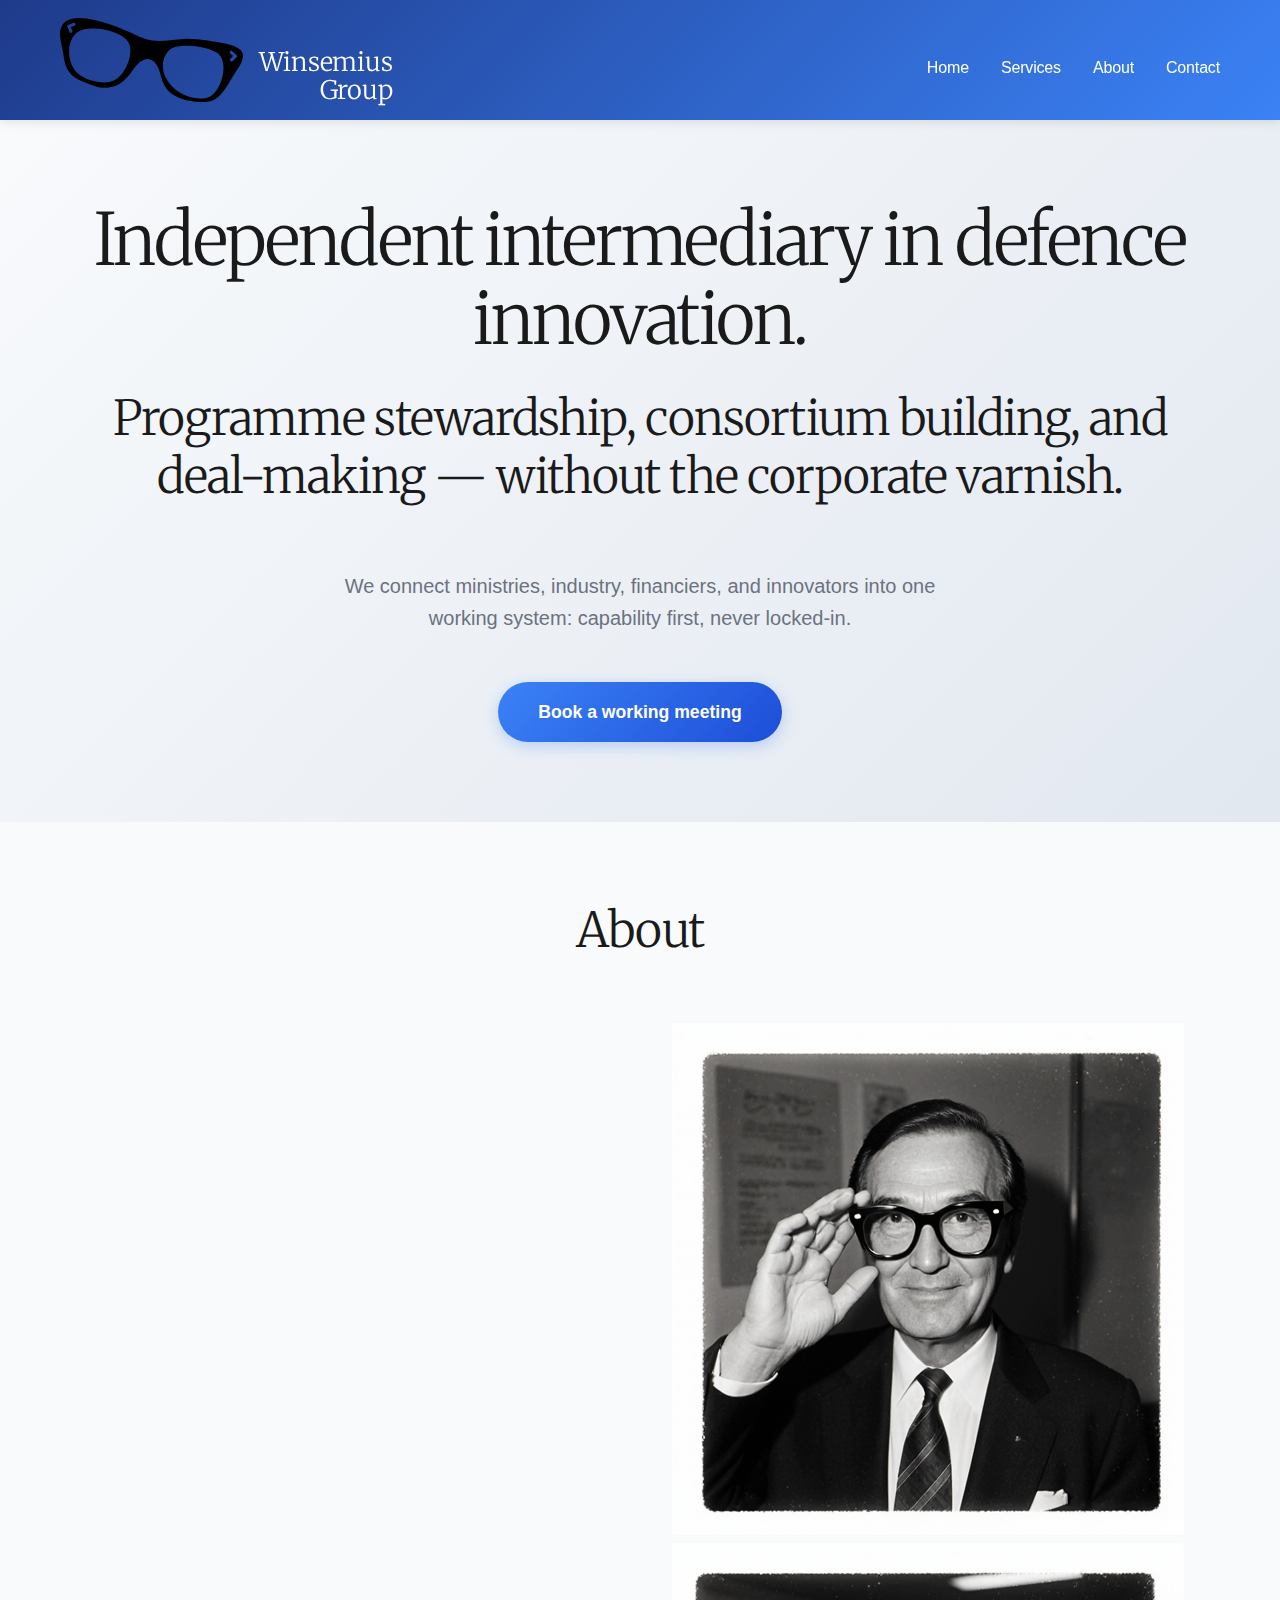
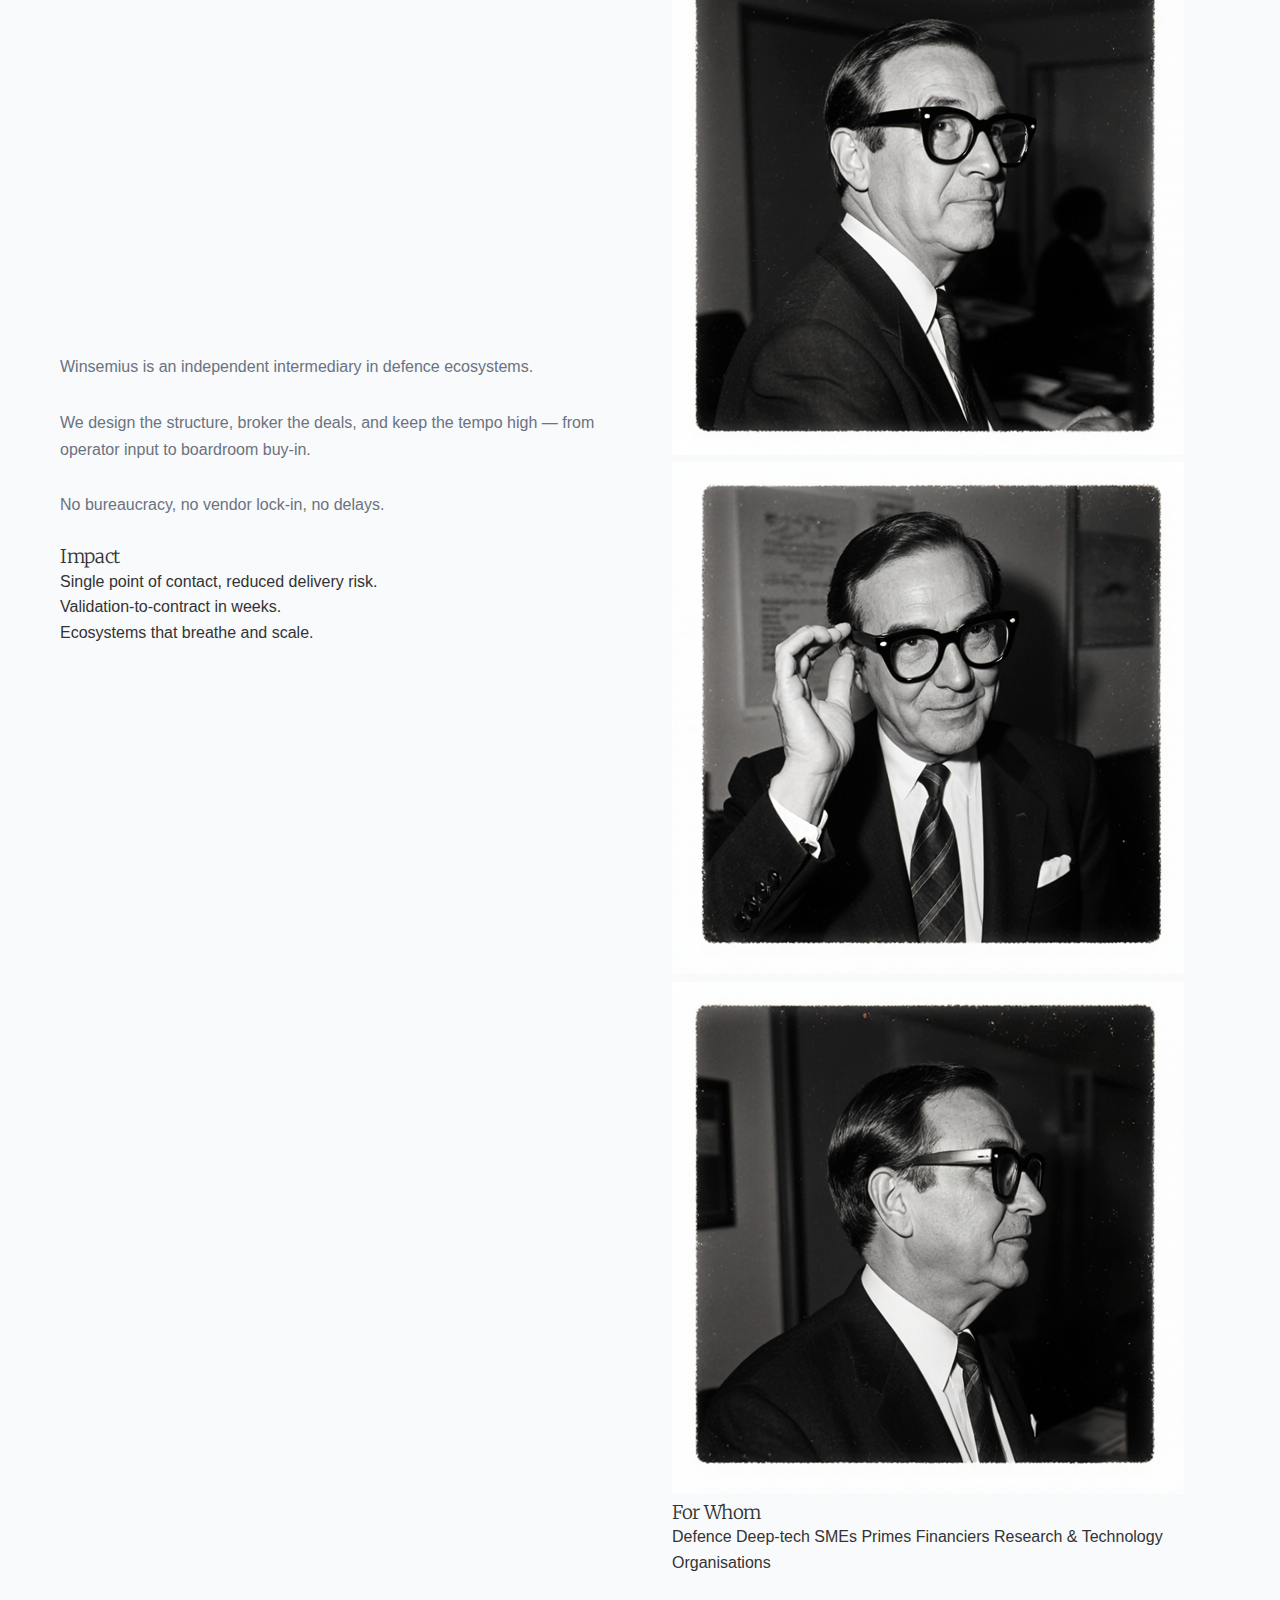
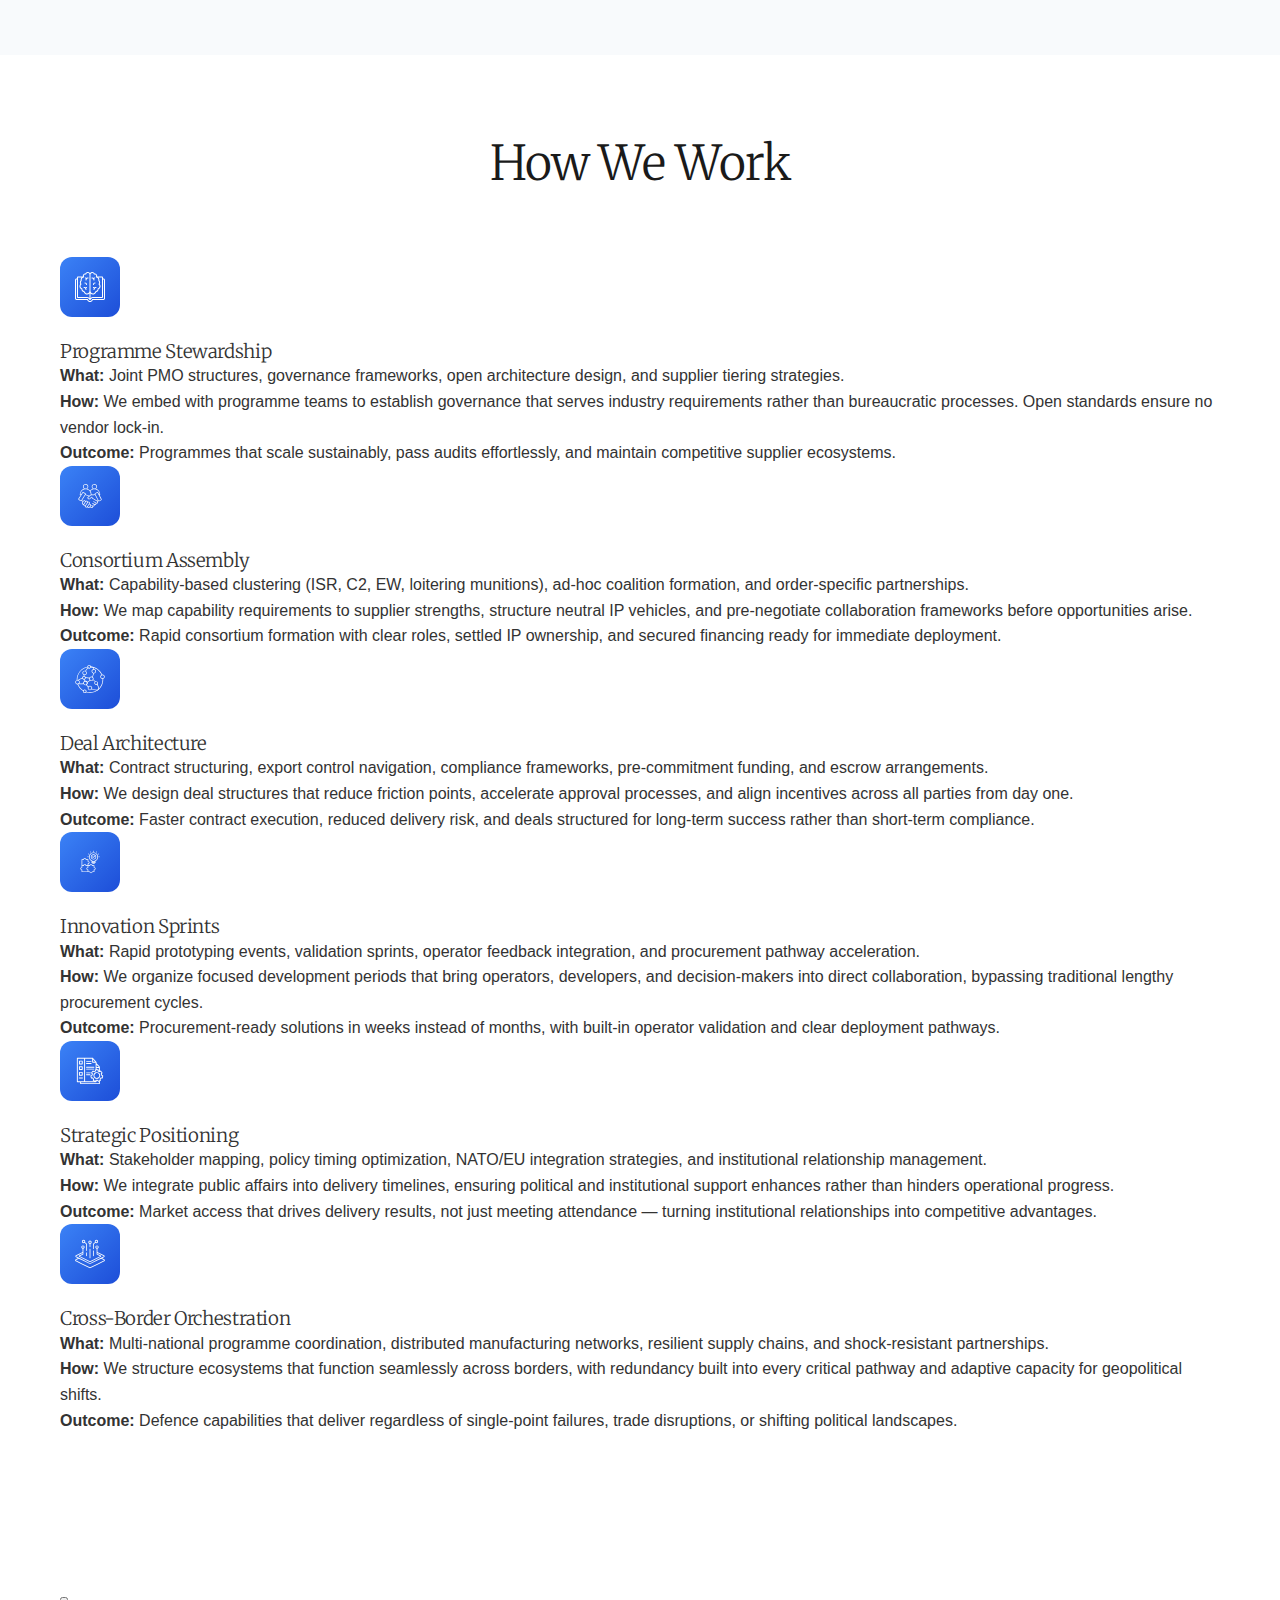
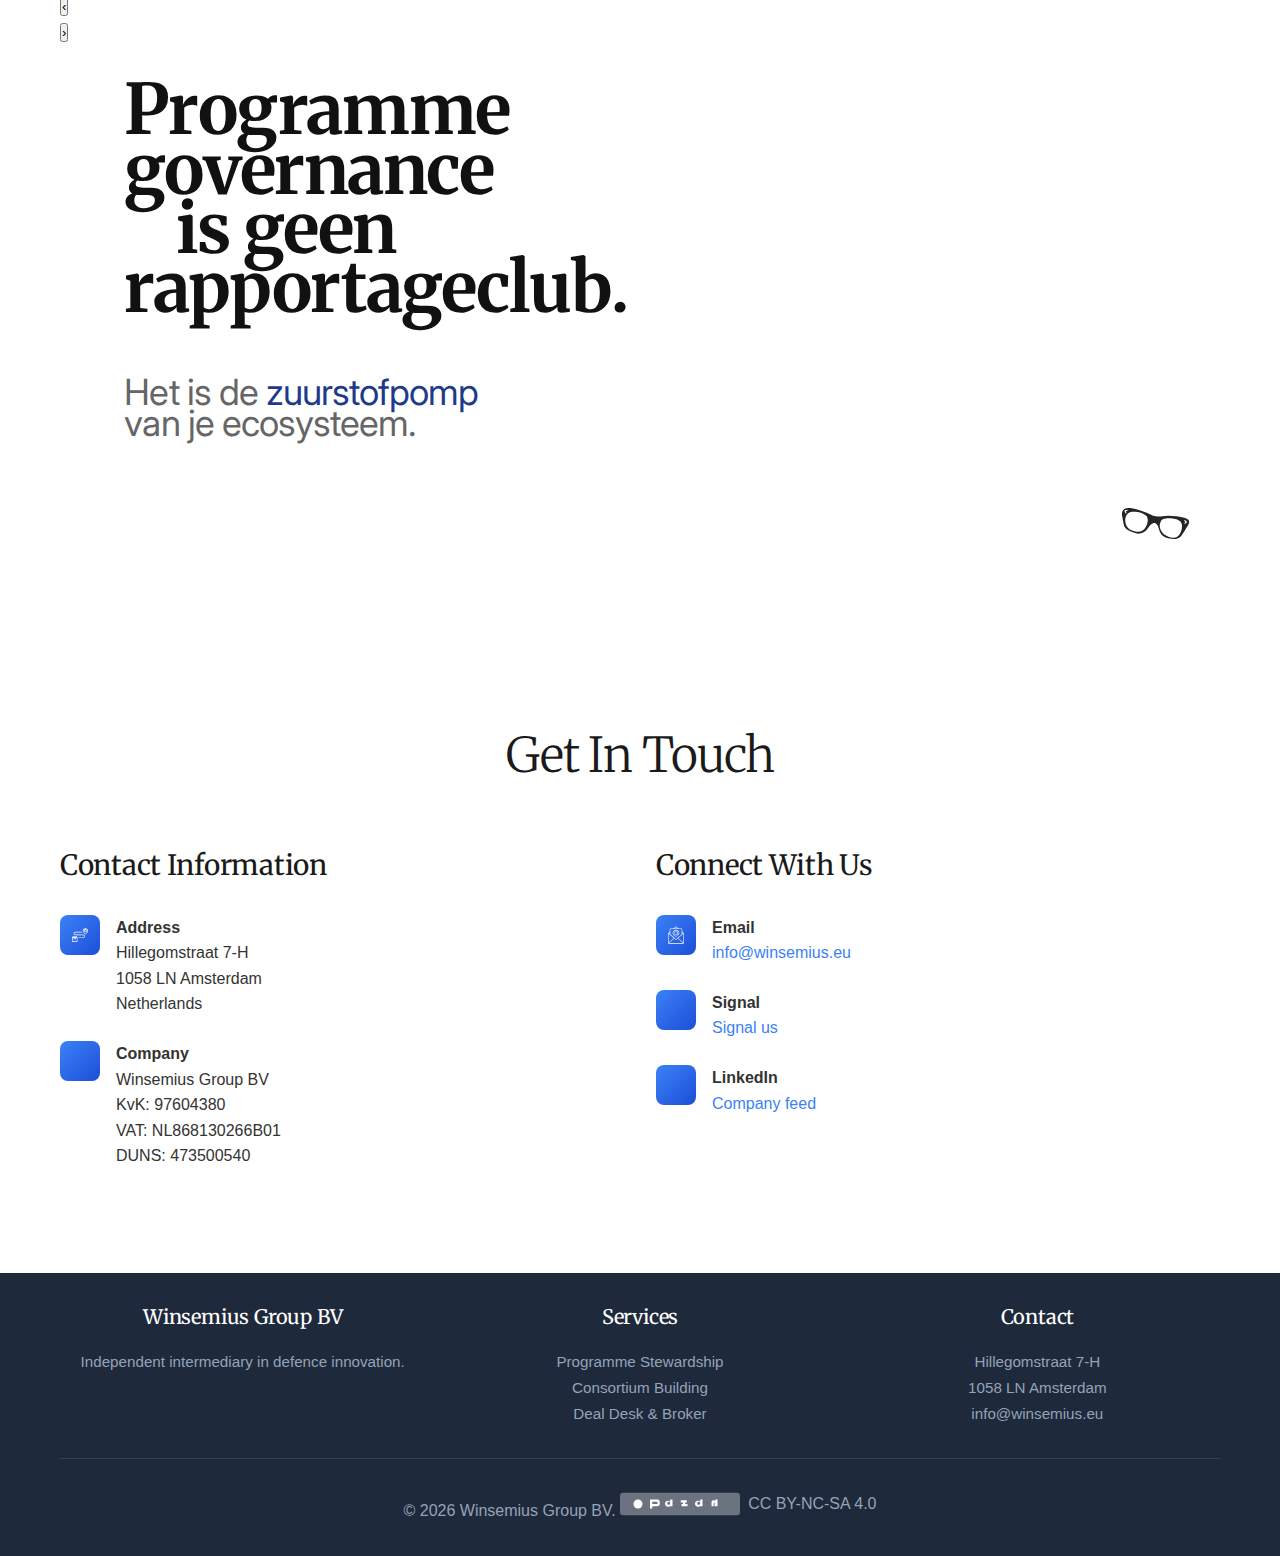
<file: index.html>
<!DOCTYPE html>

<html lang="en">
<head>
<meta charset="utf-8"/>
<meta content="width=device-width, initial-scale=1.0" name="viewport"/>
<title>Winsemius Group - Independent Intermediary in Defence Innovation</title>
<link href="https://fonts.googleapis.com/css2?family=Inter:wght@300;400;600;700&display=swap" rel="stylesheet">
<link rel="stylesheet" href="styles.css">
<link rel="apple-touch-icon" sizes="180x180" href="/apple-touch-icon.png">
<link rel="icon" type="image/png" sizes="32x32" href="/favicon-32x32.png">
<link rel="icon" type="image/png" sizes="16x16" href="/favicon-16x16.png">
<link rel="manifest" href="/site.webmanifest">

<!-- Social Meta Tags -->
<meta property="og:title" content="Winsemius Group - Independent Intermediary in Defence Innovation">
<meta property="og:description" content="Programme stewardship, consortium building, and deal-making in defence innovation — capability first, never locked-in.">
<meta property="og:image" content="https://winsemius.eu/logobrilonly.svg">
<meta property="og:url" content="https://winsemius.eu">
<meta property="og:type" content="website">
<meta name="twitter:card" content="summary_large_image">
<meta name="description" content="Independent intermediary in defence innovation. Programme stewardship, consortium building, and deal-making — connecting ministries, industry, financiers, and innovators. Based in Amsterdam.">
<meta name="keywords" content="defence innovation, programme stewardship, consortium building, deal-making, defence technology, innovation activation, public-private partnerships, defence ecosystems, capability development, defence procurement">

<!-- JSON-LD Schema Markup -->
<script type="application/ld+json">
{
  "@context": "https://schema.org",
  "@type": "Organization",
  "name": "Winsemius Group BV",
  "url": "https://winsemius.eu",
  "logo": "https://winsemius.eu/logobrilonly.svg",
  "description": "Independent intermediary in defence innovation. Programme stewardship, consortium building, and deal-making — capability first, never locked-in.",
  "address": {
    "@type": "PostalAddress",
    "streetAddress": "Hillegomstraat 7-H",
    "addressLocality": "Amsterdam",
    "postalCode": "1058 LN",
    "addressCountry": "NL"
  },
  "contactPoint": {
    "@type": "ContactPoint",
    "email": "info@winsemius.eu",
    "contactType": "customer service"
  },
  "foundingDate": "2024",
  "vatID": "NL868130266B01",
  "duns": "473500540",
  "sameAs": [
    "https://www.linkedin.com/company/winsemius-group/"
  ],
  "services": [
    "Programme Stewardship",
    "Consortium Building", 
    "Deal Desk & Broker",
    "Innovation Activation",
    "Embedded Public Affairs",
    "Cross-Border Orchestration"
  ]
}
</script>
</head>
<body>
<header>
<nav class="container">
<div class="logo">
<img src="logobrilonly.svg" alt="Winsemius Group Logo" class="logo-icon" loading="lazy">
                <div class="logo-text">
                    <div>Winsemius</div>
                    <div>Group</div>
                </div>
            </div>
<div class="hamburger" onclick="toggleMenu()">
<span></span>
<span></span>
<span></span>
</div>
<ul class="nav-links" id="navLinks">
<li><a href="#home" onclick="closeMenu()">Home</a></li>
<li><a href="#services" onclick="closeMenu()">Services</a></li>
<li><a href="#about" onclick="closeMenu()">About</a></li>
<li><a href="#contact" onclick="closeMenu()">Contact</a></li>
</ul>
</nav>
</header>
<main>
<section class="hero" id="home">
<div class="container">
<h1 class="track-looser lh-105">Independent intermediary in defence innovation.</h1>
<h2>Programme stewardship, consortium building, and deal-making — without the corporate varnish.</h2>
<p>We connect ministries, industry, financiers, and innovators into one working system: capability first, never locked-in.</p>
<a class="cta-button" href="#contact">Book a working meeting</a>
</div>
</section>
<section class="section section-alt" id="about">
<div class="container">
<div class="about-header">
<h2 class="track-tight ws-tight lh-115">About</h2>
</div>
<div class="about-content">
<div class="about-left">
<div class="about-text">
<p>Winsemius is an independent intermediary in defence ecosystems.</p>
<p>We design the structure, broker the deals, and keep the tempo high — from operator input to boardroom buy-in.</p>
<p>No bureaucracy, no vendor lock-in, no delays.</p>
</div>
<div class="about-section">
<h3>Impact</h3>
<div class="impact-inline">
<div class="impact-inline-item">
<p>Single point of contact, reduced delivery risk.</p>
</div>
<div class="impact-inline-item">
<p>Validation-to-contract in weeks.</p>
</div>
<div class="impact-inline-item">
<p>Ecosystems that breathe and scale.</p>
</div>
</div>
</div>
</div>
<div class="about-right">
<div class="about-photos">
<img src="guy_0.png" alt="Leadership Vision" class="about-photo" loading="lazy">
<img src="guy_1.png" alt="Strategic Thinking" class="about-photo" loading="lazy">
<img src="guy_2.png" alt="Innovation Focus" class="about-photo" loading="lazy">
<img src="guy_3.png" alt="Partnership Mindset" class="about-photo" loading="lazy">
</div>
<div class="about-section">
<h3>For Whom</h3>
<div class="for-whom-chips">
<span class="chip">Defence</span>
<span class="chip">Deep-tech SMEs</span>
<span class="chip">Primes</span>
<span class="chip">Financiers</span>
<span class="chip">Research &amp; Technology Organisations</span>
</div>
</div>
</div>
</div>
</div>
</section>
<section class="section" id="services">
<div class="container">
<h2>How We Work</h2>
<div class="services-overview">
<div class="service-overview-item">
<div class="service-icon"><img src="noun-strategic consulting-6193880.svg" alt="Programme Stewardship" loading="lazy" /></div>
<h3>Programme Stewardship</h3>
<div class="service-description">
<p><strong>What:</strong> Joint PMO structures, governance frameworks, open architecture design, and supplier tiering strategies.</p>
<p><strong>How:</strong> We embed with programme teams to establish governance that serves industry requirements rather than bureaucratic processes. Open standards ensure no vendor lock-in.</p>
<p><strong>Outcome:</strong> Programmes that scale sustainably, pass audits effortlessly, and maintain competitive supplier ecosystems.</p>
</div>
</div>
<div class="service-overview-item">
<div class="service-icon"><img src="noun-partnership-7957030.svg" alt="Consortium Assembly" loading="lazy" /></div>
<h3>Consortium Assembly</h3>
<div class="service-description">
<p><strong>What:</strong> Capability-based clustering (ISR, C2, EW, loitering munitions), ad-hoc coalition formation, and order-specific partnerships.</p>
<p><strong>How:</strong> We map capability requirements to supplier strengths, structure neutral IP vehicles, and pre-negotiate collaboration frameworks before opportunities arise.</p>
<p><strong>Outcome:</strong> Rapid consortium formation with clear roles, settled IP ownership, and secured financing ready for immediate deployment.</p>
</div>
</div>
<div class="service-overview-item">
<div class="service-icon"><img src="noun-networking-5937160.svg" alt="Deal Architecture" loading="lazy" /></div>
<h3>Deal Architecture</h3>
<div class="service-description">
<p><strong>What:</strong> Contract structuring, export control navigation, compliance frameworks, pre-commitment funding, and escrow arrangements.</p>
<p><strong>How:</strong> We design deal structures that reduce friction points, accelerate approval processes, and align incentives across all parties from day one.</p>
<p><strong>Outcome:</strong> Faster contract execution, reduced delivery risk, and deals structured for long-term success rather than short-term compliance.</p>
</div>
</div>
<div class="service-overview-item">
<div class="service-icon"><img src="noun-innovation support-5962588.svg" alt="Innovation Sprints" loading="lazy" /></div>
<h3>Innovation Sprints</h3>
<div class="service-description">
<p><strong>What:</strong> Rapid prototyping events, validation sprints, operator feedback integration, and procurement pathway acceleration.</p>
<p><strong>How:</strong> We organize focused development periods that bring operators, developers, and decision-makers into direct collaboration, bypassing traditional lengthy procurement cycles.</p>
<p><strong>Outcome:</strong> Procurement-ready solutions in weeks instead of months, with built-in operator validation and clear deployment pathways.</p>
</div>
</div>
<div class="service-overview-item">
<div class="service-icon"><img src="noun-project-management-7914449.svg" alt="Strategic Positioning" loading="lazy" /></div>
<h3>Strategic Positioning</h3>
<div class="service-description">
<p><strong>What:</strong> Stakeholder mapping, policy timing optimization, NATO/EU integration strategies, and institutional relationship management.</p>
<p><strong>How:</strong> We integrate public affairs into delivery timelines, ensuring political and institutional support enhances rather than hinders operational progress.</p>
<p><strong>Outcome:</strong> Market access that drives delivery results, not just meeting attendance — turning institutional relationships into competitive advantages.</p>
</div>
</div>
<div class="service-overview-item">
<div class="service-icon"><img src="noun-knowledge platform-6414378.svg" alt="Cross-Border Orchestration" loading="lazy" /></div>
<h3>Cross-Border Orchestration</h3>
<div class="service-description">
<p><strong>What:</strong> Multi-national programme coordination, distributed manufacturing networks, resilient supply chains, and shock-resistant partnerships.</p>
<p><strong>How:</strong> We structure ecosystems that function seamlessly across borders, with redundancy built into every critical pathway and adaptive capacity for geopolitical shifts.</p>
<p><strong>Outcome:</strong> Defence capabilities that deliver regardless of single-point failures, trade disruptions, or shifting political landscapes.</p>
</div>
</div>
</div>
</div>
</section>
<section class="section poster-philosophy">
<div class="container">
<div class="slider-controls">
<button class="slider-btn prev" id="prevSlide">‹</button>
<div class="slider-dots" id="sliderDots"></div>
<button class="slider-btn next" id="nextSlide">›</button>
</div>
<div class="poster-canvas">
<svg viewBox="0 0 900 400" xmlns="http://www.w3.org/2000/svg" class="philosophy-poster">
<style>
@import url('https://fonts.googleapis.com/css2?family=Inter:wght@400;600&family=Merriweather:wght@400;700&display=swap');

.headline {
  font-family: 'Merriweather', serif;
  font-weight: 700;
  font-size: 54px;
  kerning: auto;
  letter-spacing: -1.1px;
  line-height: 0.88;
  fill: #111;
}

.subline {
  font-family: 'Inter', sans-serif;
  font-weight: 400;
  font-size: 28px;
  kerning: auto;
  letter-spacing: -0.75px;
  line-height: 0.9;
  fill: #666;
}

.accent-text {
  fill: #1e3a8a;
}
</style>

<!-- Main headline -->
<text class="headline">
<tspan id="r1" x="50" y="70">P<tspan dx="-0.8">r</tspan>ogramme</tspan>
<tspan id="r2" x="50" dy="46">g<tspan dx="-0.5">o</tspan>vernance</tspan>
<tspan id="r3" x="90" dy="46">i<tspan dx="0.25">s</tspan> g<tspan dx="-0.5">e</tspan>en</tspan>
<tspan id="r4" x="50" dy="46">rapportagec<tspan dx="0.25">l</tspan>u<tspan dx="0.25">b</tspan>.</tspan>
</text>

<!-- Subline -->
<text class="subline">
<tspan id="sub1" x="50" y="280">Het is de <tspan class="accent-text">zuurstofpomp</tspan></tspan>
<tspan id="sub2" x="50" dy="24">van je ecosysteem.</tspan>
</text>

<!-- Logo glasses bottom-right -->
<image href="logobrilonly.svg" width="60" height="24" x="820" y="360" opacity="0.85" />

<!-- Animations -->
<script><![CDATA[
function wobble(id, delay) {
  const el = document.getElementById(id);
  if (!el) return;
  const anim = document.createElementNS("http://www.w3.org/2000/svg", "animateTransform");
  anim.setAttribute("attributeName", "transform");
  anim.setAttribute("type", "rotate");
  anim.setAttribute("from", "-1");
  anim.setAttribute("to", "1");
  anim.setAttribute("dur", "2s");
  anim.setAttribute("begin", delay + "s");
  anim.setAttribute("repeatCount", "indefinite");
  anim.setAttribute("additive", "sum");
  el.appendChild(anim);
}

setTimeout(() => {
  ["r1","r2","r3","r4","sub1","sub2"].forEach((id,i) => wobble(id, i*0.2));
}, 500);
]]></script>
</svg>
</div>
</div>
</section>
<!-- Cases section - Hidden for now, will be YAML-driven in future -->
<!--
<section class="section section-alt">
<div class="container">
<h2>Cases</h2>
<div class="cases">
<div class="case-item">
<h3>ISR Cluster (PPP)</h3>
<p>AI payload integration, validation and production running in parallel.</p>
</div>
<div class="case-item">
<h3>EU-NATO Consortium</h3>
<p>Distributed assembly across three countries, active redundancy.</p>
</div>
<div class="case-item">
<h3>Deal Desk</h3>
<p>Cross-border financing with neutral IP vehicle, halved time-to-contract.</p>
</div>
</div>
</div>
</section>
-->
<section class="section" id="contact">
<div class="container">
<h2>Get In Touch</h2>
<div class="contact-content">
<div class="contact-column">
<h3>Contact Information</h3>
<div class="contact-item">
<div class="contact-icon"><img src="noun-shipping-address-7352817.svg" alt="Address" loading="lazy" /></div>
<div>
<strong>Address</strong><br/>
                                Hillegomstraat 7-H<br/>
                                1058 LN Amsterdam<br/>
                                Netherlands
                            </div>
</div>
<div class="contact-item">
<div class="contact-icon"><img src="noun-company-7904593.svg" alt="Company" loading="lazy" /></div>
<div>
<strong>Company</strong><br/>
                                Winsemius Group BV<br/>
                                KvK: 97604380<br/>
                                VAT: NL868130266B01<br/>
                                DUNS: 473500540
                            </div>
</div>
</div>
<div class="contact-column">
<h3>Connect With Us</h3>
<div class="contact-item">
<div class="contact-icon"><img src="noun-email-5366276.svg" alt="Email" loading="lazy" /></div>
<div>
<strong>Email</strong><br/>
                                <a href="mailto:info@winsemius.eu">info@winsemius.eu</a>
                            </div>
</div>
<div class="contact-item">
<div class="contact-icon"><img src="signal.svg" alt="Signal" loading="lazy" /></div>
<div>
<strong>Signal</strong><br/>
                                <a href="https://signal.group/#CjQKIGjxYpDyXsAfW-Xj7lU4FOce1zteQL9-pEY5s5VOh6I3EhAlavSFr0XTHu3jaLrPdc5k">Signal us</a>
                            </div>
</div>
<div class="contact-item">
<div class="contact-icon"><img src="linkedin.svg" alt="LinkedIn" loading="lazy" /></div>
<div>
<strong>LinkedIn</strong><br/>
                                <a href="https://www.linkedin.com/company/winsemius-group/posts/?feedView=all">Company feed</a>
                            </div>
</div>
</div>
</div>
</div>
</section>
</main>
<footer>
<div class="container">
<div class="footer-content">
<div class="footer-section">
<h4>Winsemius Group BV</h4>
<p>Independent intermediary in defence innovation.</p>
</div>
<div class="footer-section">
<h4>Services</h4>
<p><a href="#services">Programme Stewardship</a></p>
<p><a href="#services">Consortium Building</a></p>
<p><a href="#services">Deal Desk & Broker</a></p>
</div>
<div class="footer-section">
<h4>Contact</h4>
<p>Hillegomstraat 7-H</p>
<p>1058 LN Amsterdam</p>
<p>info@winsemius.eu</p>
</div>
</div>
<div class="footer-bottom">
<p>© <script>document.write(new Date().getFullYear())</script> Winsemius Group BV. 
<a href="https://creativecommons.org/licenses/by-nc-sa/4.0/" target="_blank" rel="noopener" class="cc-badge" style="display: inline-flex; align-items: center; gap: 8px; color: inherit; text-decoration: none;">
<svg width="120" height="24" viewBox="0 0 80 15" fill="none" xmlns="http://www.w3.org/2000/svg" class="cc-badge-svg">
<rect width="80" height="15" fill="#6B7280" rx="2" class="cc-badge-bg"/>
<g fill="white" class="cc-badge-text">
<circle cx="12" cy="7.5" r="3"/>
<path d="M11 5.5c-.6 0-1 .4-1 1v2c0 .6.4 1 1 1s1-.4 1-1v-2c0-.6-.4-1-1-1zm1 3c0 .3-.1.5-.3.7-.2.2-.4.3-.7.3s-.5-.1-.7-.3c-.2-.2-.3-.4-.3-.7v-2c0-.3.1-.5.3-.7.2-.2.4-.3.7-.3s.5.1.7.3c.2.2.3.4.3.7v2z"/>
<path d="M25 4.5h-5v6h1.5V9h3.5c.8 0 1.5-.7 1.5-1.5v-1.5c0-.8-.7-1.5-1.5-1.5zm0 3h-3.5v-1.5H25V7.5z"/>
<path d="M35 4.5h-1.5V6c-.3-.4-.8-.7-1.5-.7-1.1 0-2 .9-2 2s.9 2 2 2c.7 0 1.2-.3 1.5-.7v.4h1.5v-4.5zm-2.5 3.5c-.6 0-1-.4-1-1s.4-1 1-1 1 .4 1 1-.4 1-1 1z"/>
<path d="M45 7.5h-3v-1h2.5V5h-4v1.5h3v1H41V9h4V7.5z"/>
<path d="M55 4.5h-1.5V6c-.3-.4-.8-.7-1.5-.7-1.1 0-2 .9-2 2s.9 2 2 2c.7 0 1.2-.3 1.5-.7v.4H55v-4.5zm-2.5 3.5c-.6 0-1-.4-1-1s.4-1 1-1 1 .4 1 1-.4 1-1 1z"/>
<path d="M65 4.5h-1.5v1.2c-.2-.4-.6-.7-1.2-.7-.8 0-1.3.5-1.3 1.3V9h1.5V6.8c0-.2.1-.3.3-.3s.3.1.3.3V9H65V4.5z"/>
</g>
</svg>
CC BY-NC-SA 4.0
</a>
</p>
</div>
</div>
</footer>
<script>
        // Smooth scrolling for navigation links
        document.querySelectorAll('a[href^="#"]').forEach(anchor => {
            anchor.addEventListener('click', function (e) {
                e.preventDefault();
                document.querySelector(this.getAttribute('href')).scrollIntoView({
                    behavior: 'smooth'
                });
            });
        });

        // Smart dark mode based on system preference
        if (window.matchMedia && window.matchMedia('(prefers-color-scheme: dark)').matches) {
            document.body.classList.add('dark');
        }
        
        // Listen for system theme changes
        window.matchMedia('(prefers-color-scheme: dark)').addEventListener('change', e => {
            if (e.matches) {
                document.body.classList.add('dark');
            } else {
                document.body.classList.remove('dark');
            }
        });

        // Micro-kerning disabled - relying on CSS kerning optimization
        // The font-kerning: normal and font-feature-settings provide excellent results

        // Secret console message
        console.log(`░░░███░░░░░░░░░░░░░░░░░░░░░░░░░░░░░░░░░░░░░░
░█████████░░░░░░░░░░░░░░░░░░░░░░░░░░░░░░░░░░
░░░░█████████░░░░░░░░░░░░░░░░░░░░░░░░░░░░░░░
██░██░░░░░░████░░░░░░░░░░░░░░░░░░░░░░░░░░░░░
███░░░░░░░░░░░███░░░░░░░░░░░░░░░░░░░░░░░░░░░
███░░░░░░░░░░░░████░░░░░░░░░░░░░░░░░░░░░░░░░
██░░░░░░░░░░░░░░█████░░░░░░████████░░░░░░░░░
░█░░░░░░░░░░░░░░░██████████████████████░░░░░
░█░░░░░░░░░░░░░░░██████████░░░░░░░░███████░░
░█░░░░░░░░░░░░░░░█████████░░░░░░░░░░░███░░█░
░█░░░░░░░░░░░░░░░████████░░░░░░░░░░░░░░██░░█
░█░░░░░░░░░░░░░░░████████░░░░░░░░░░░░░░██░█░
░█░░░░░░░░░░░░░░░██░░░░██░░░░░░░░░░░░░░████░
░░█░░░░░░░░░░░░░██░░░░░░░░░░░░░░░░░░░░░████░
░░█░░░░░░░░░░░░░█░░░░░░░█░░░░░░░░░░░░░░███░░
░░░█░░░░░░░░░░░██░░░░░░░█░░░░░░░░░░░░░░███░░
░░░░█░░░░░░░░░░█░░░░░░░░█░░░░░░░░░░░░░░██░░░
░░░░░██░░░░░░░█░░░░░░░░░░░░░░░░░░░░░░░░██░░░
░░░░░░░███████░░░░░░░░░░░█░░░░░░░░░░░░░█░░░░
░░░░░░░░░░░░░░░░░░░░░░░░░░█░░░░░░░░░░░██░░░░
░░░░░░░░░░░░░░░░░░░░░░░░░░██░░░░░░░░░░█░░░░░
░░░░░░░░░░░░░░░░░░░░░░░░░░░██░░░░░░░░█░░░░░░
░░░░░░░░░░░░░░░░░░░░░░░░░░░░░██░░░░░█░░░░░░░
░░░░░░░░░░░░░░░░░░░░░░░░░░░░░░░░░██░░░░░░░░░

🚀 WINSEMIUS GROUP - Strategic Advisory & Network Development
📧 Looking for partnerships? Contact: info@winsemius.eu
💼 Developers welcome: Check our GitHub for opportunities
🌟 You found the secret! Bonus points for curiosity.`);

        // Mobile menu toggle
        function toggleMenu() {
            const navLinks = document.getElementById('navLinks');
            const hamburger = document.querySelector('.hamburger');
            navLinks.classList.toggle('active');
            hamburger.classList.toggle('active');
        }
        
        function closeMenu() {
            const navLinks = document.getElementById('navLinks');
            const hamburger = document.querySelector('.hamburger');
            navLinks.classList.remove('active');
            hamburger.classList.remove('active');
        }
        
        // Philosophy Poster Slider functionality
        const posterSlides = [
            {
                headline: ["Programme", "governance", "is geen", "rapportageclub."],
                subline: ["Het is de zuurstofpomp", "van je ecosysteem."],
                accent: "zuurstofpomp"
            },
            {
                headline: ["Open", "architectuur", "is geen", "hobby."],
                subline: ["Het is je levensverzekering", "tegen lock-in."],
                accent: "levensverzekering"
            },
            {
                headline: ["Je kunt niet", "innoveren op", "jaarplannen."],
                subline: ["Wel op weken."],
                accent: "weken"
            },
            {
                headline: ["Ecosystemen", "sterven niet aan", "vijanden."],
                subline: ["Ze sterven aan", "zuurstofgebrek."],
                accent: "zuurstofgebrek"
            },
            {
                headline: ["Capability", "beats", "catalogue."],
                subline: ["Altijd."],
                accent: "Capability"
            },
            {
                headline: ["Zonder", "redundantie", "ben je geen", "ecosysteem."],
                subline: ["Dan ben je", "een keten."],
                accent: "redundantie"
            }
        ];

        let currentSlideIndex = 0;
        const sliderDots = document.getElementById('sliderDots');
        const prevBtn = document.getElementById('prevSlide');
        const nextBtn = document.getElementById('nextSlide');

        // Create slides and dots
        function initPosterSlider() {
            // Create dots
            posterSlides.forEach((_, index) => {
                const dot = document.createElement('div');
                dot.className = `dot ${index === 0 ? 'active' : ''}`;
                dot.addEventListener('click', () => goToPosterSlide(index));
                sliderDots.appendChild(dot);
            });

            updatePosterContent();
        }

        function updatePosterContent() {
            const current = posterSlides[currentSlideIndex];
            const svg = document.querySelector('.philosophy-poster');
            
            // Update headline spans (r1, r2, r3, r4)
            const r1 = document.getElementById('r1');
            const r2 = document.getElementById('r2');
            const r3 = document.getElementById('r3');
            const r4 = document.getElementById('r4');
            
            if (r1) r1.innerHTML = current.headline[0] ? current.headline[0].split('').map((char, i) => {
                if (char === 'P' && current.headline[0].startsWith('Pr')) return `P<tspan dx="-0.8">r</tspan>`;
                return char;
            }).join('').replace('P<tspan dx="-0.8">r</tspan>r', 'P<tspan dx="-0.8">r</tspan>') : '';
            
            if (r2) r2.innerHTML = current.headline[1] ? current.headline[1].replace(/go/g, 'g<tspan dx="-0.5">o</tspan>') : '';
            if (r3) r3.innerHTML = current.headline[2] ? current.headline[2].replace(/is/g, 'i<tspan dx="0.25">s</tspan>').replace(/ge/g, 'g<tspan dx="-0.5">e</tspan>') : '';
            if (r4) r4.innerHTML = current.headline[3] ? current.headline[3].replace(/cl/g, 'c<tspan dx="0.25">l</tspan>').replace(/ub/g, 'u<tspan dx="0.25">b</tspan>') : '';
            
            // Update subline
            const sub1 = document.getElementById('sub1');
            const sub2 = document.getElementById('sub2');
            
            if (sub1 && current.subline[0]) {
                if (current.subline[0].includes(current.accent)) {
                    const parts = current.subline[0].split(current.accent);
                    sub1.innerHTML = `${parts[0]}<tspan class="accent-text">${current.accent}</tspan>${parts[1] || ''}`;
                } else {
                    sub1.textContent = current.subline[0];
                }
            }
            
            if (sub2 && current.subline[1]) {
                sub2.textContent = current.subline[1];
            }

            // Restart animations
            setTimeout(() => {
                ["r1","r2","r3","r4","sub1","sub2"].forEach((id,i) => {
                    const el = document.getElementById(id);
                    if (el && el.textContent.trim()) {
                        // Remove existing animations
                        const existingAnims = el.querySelectorAll('animateTransform');
                        existingAnims.forEach(anim => anim.remove());
                        
                        // Add new animation
                        const anim = document.createElementNS("http://www.w3.org/2000/svg", "animateTransform");
                        anim.setAttribute("attributeName", "transform");
                        anim.setAttribute("type", "rotate");
                        anim.setAttribute("from", "-1");
                        anim.setAttribute("to", "1");
                        anim.setAttribute("dur", "2s");
                        anim.setAttribute("begin", (i*0.2) + "s");
                        anim.setAttribute("repeatCount", "indefinite");
                        anim.setAttribute("additive", "sum");
                        el.appendChild(anim);
                    }
                });
            }, 100);

            // Update dots
            document.querySelectorAll('.dot').forEach((dot, index) => {
                dot.classList.toggle('active', index === currentSlideIndex);
            });
        }

        function goToPosterSlide(index) {
            currentSlideIndex = index;
            updatePosterContent();
        }

        function nextPosterSlide() {
            currentSlideIndex = (currentSlideIndex + 1) % posterSlides.length;
            updatePosterContent();
        }

        function prevPosterSlide() {
            currentSlideIndex = (currentSlideIndex - 1 + posterSlides.length) % posterSlides.length;
            updatePosterContent();
        }

        // Event listeners
        nextBtn.addEventListener('click', nextPosterSlide);
        prevBtn.addEventListener('click', prevPosterSlide);

        // Auto-advance slider every 8 seconds
        setInterval(nextPosterSlide, 8000);

        // Initialize poster slider
        initPosterSlider();

        // Form submission handling (no form exists, so removing this)
        // document.querySelector('form').addEventListener('submit', function(e) {
        //     e.preventDefault();
        //     alert('Thank you for your message! We will get back to you soon.');
        //     this.reset();
        // });
    </script>
</body>
</html>
</file>
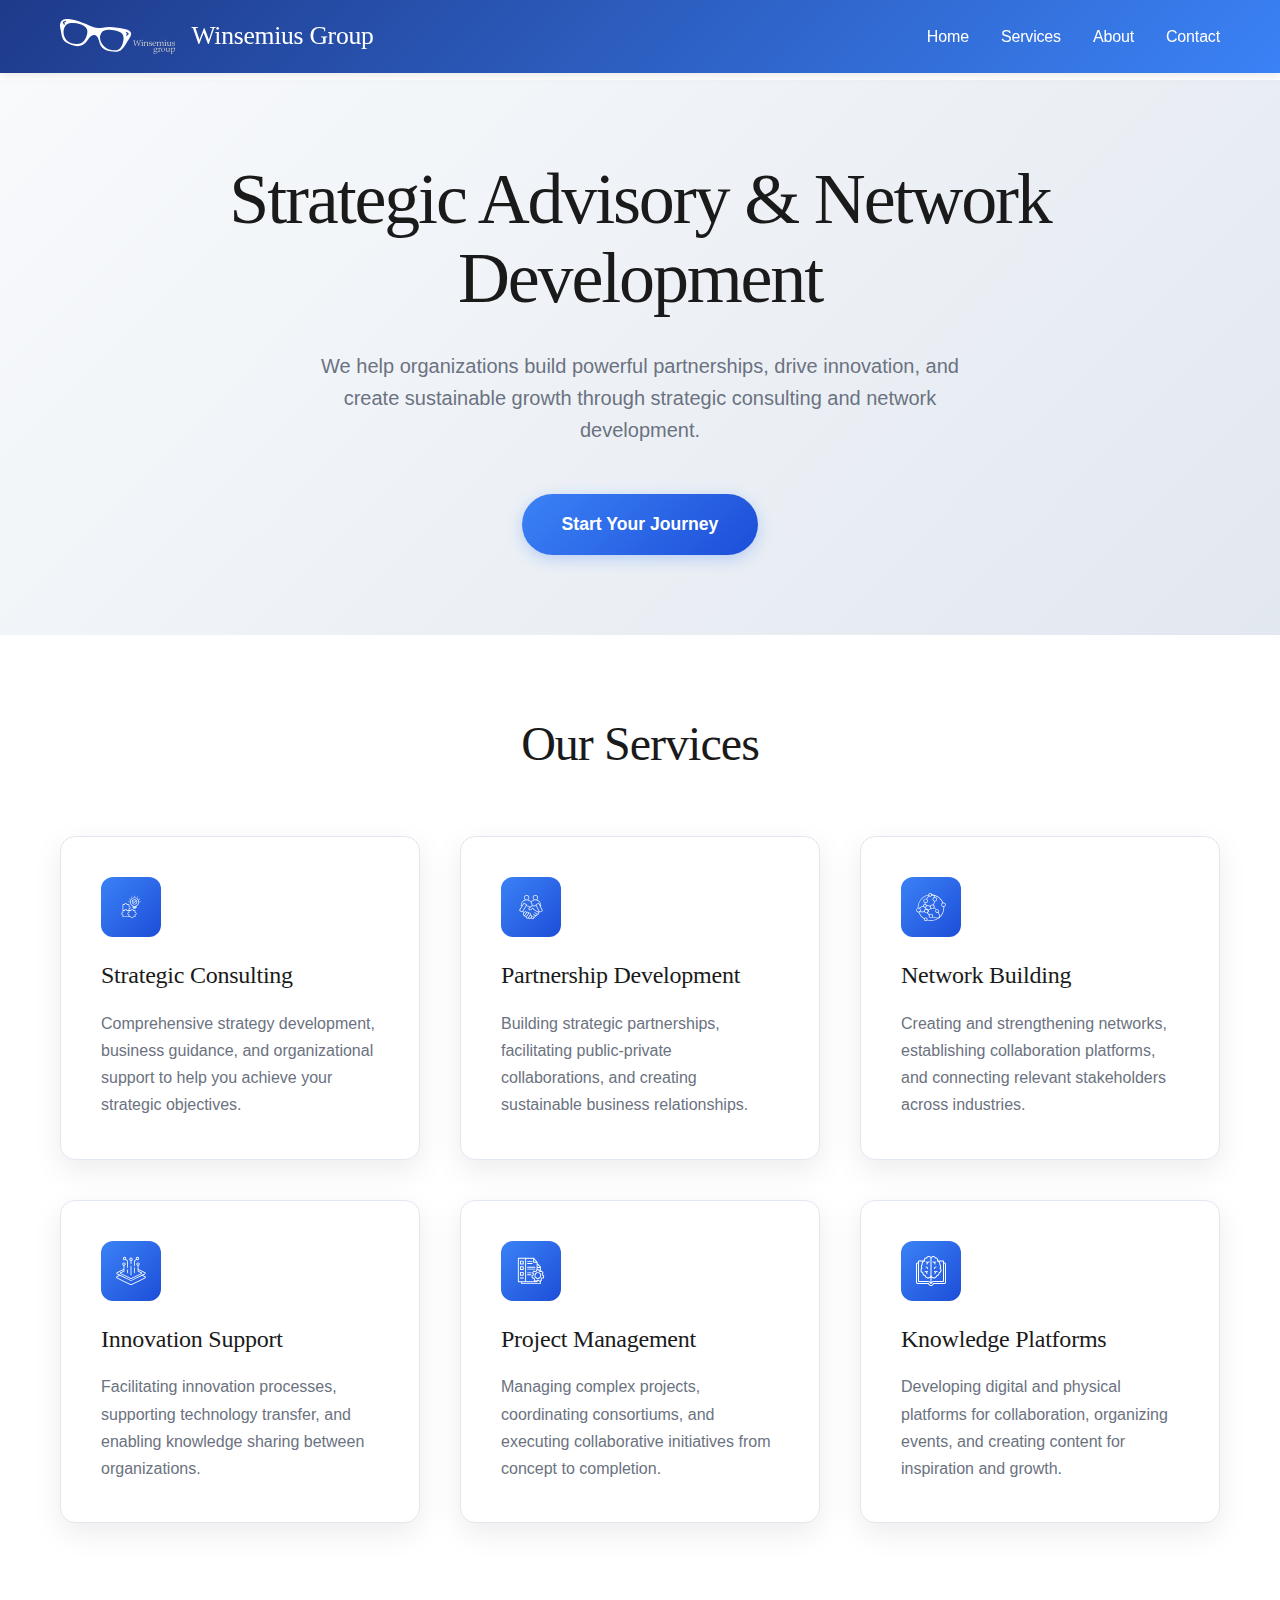
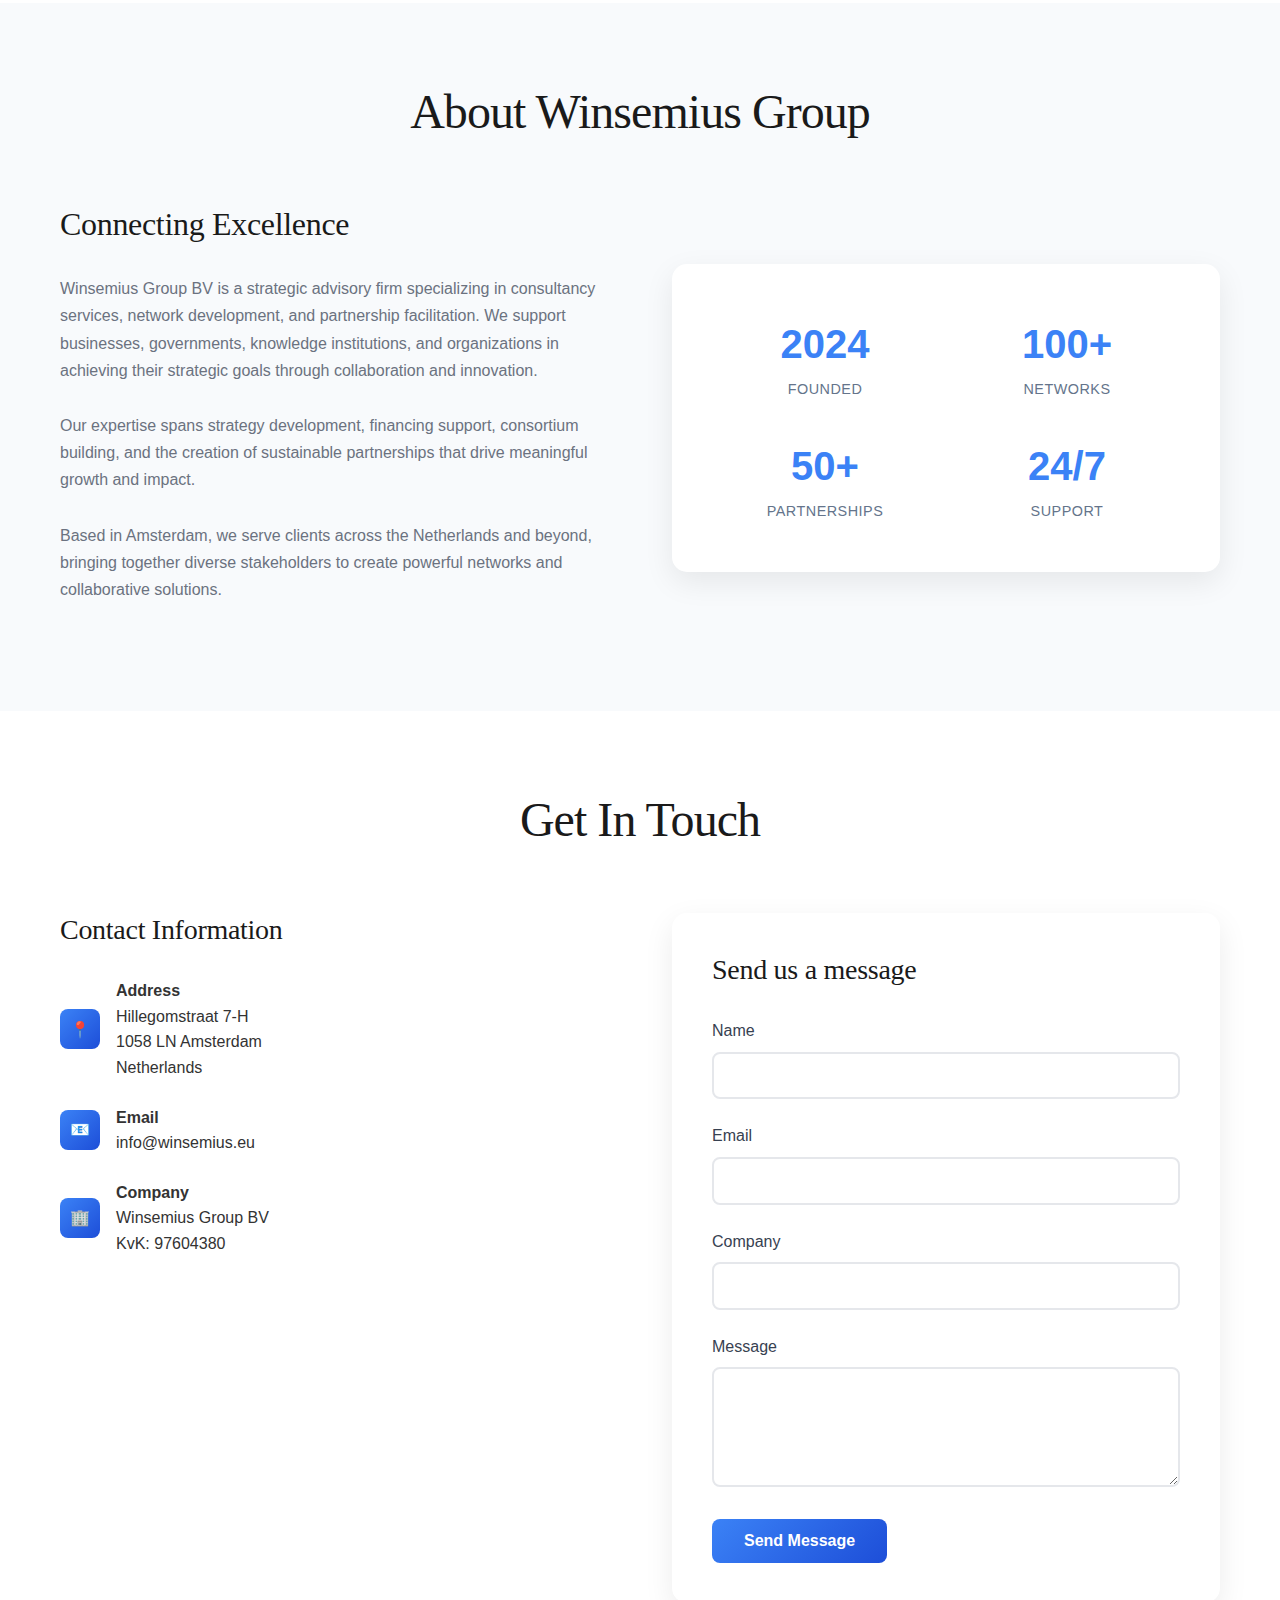
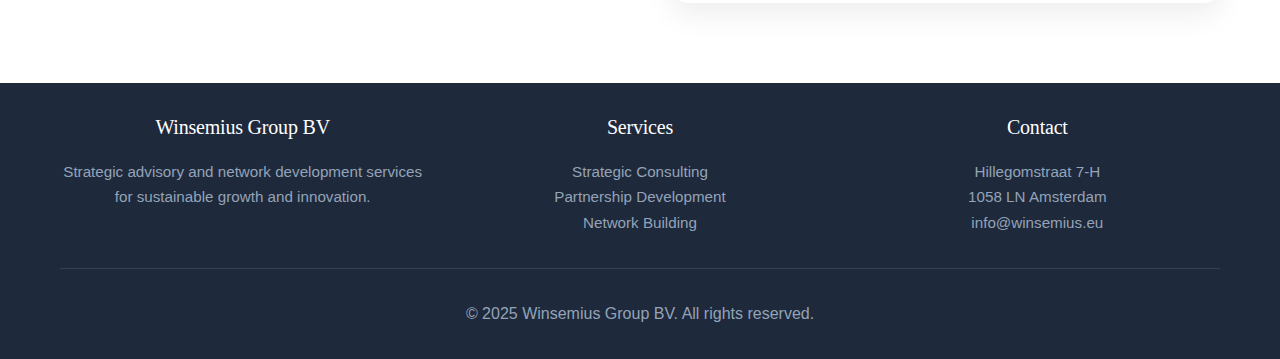
<file: index-backup.html>
<!DOCTYPE html>

<html lang="en">
<head>
<meta charset="utf-8"/>
<meta content="width=device-width, initial-scale=1.0" name="viewport"/>
<title>Winsemius Group - Strategic Advisory &amp; Network Development</title>
<style>
        * {
            margin: 0;
            padding: 0;
            box-sizing: border-box;
        }
        
        @import url('https://fonts.googleapis.com/css2?family=Merriweather:wght@300;400;700;900&display=swap');
        
        body {
            font-family: 'Neue Haas Grotesk Text', 'Helvetica Neue', Helvetica, Arial, sans-serif;
            line-height: 1.6;
            color: #333;
            background: #ffffff;
        }
        
        .container {
            max-width: 1200px;
            margin: 0 auto;
            padding: 0 20px;
        }
        
        header {
            background: linear-gradient(135deg, #1e3a8a 0%, #3b82f6 100%);
            color: white;
            padding: 1rem 0;
            position: fixed;
            width: 100%;
            top: 0;
            z-index: 1000;
            box-shadow: 0 2px 10px rgba(0,0,0,0.1);
        }
        
        nav {
            display: flex;
            justify-content: space-between;
            align-items: center;
        }
        
        h1, h2, h3, h4, h5, h6 {
            font-family: 'Merriweather', serif;
            font-weight: 300;
            line-height: 1.2;
            letter-spacing: -0.02em;
        }
        
        .logo {
            display: flex;
            align-items: center;
            gap: 1rem;
            font-size: 1.6rem;
            font-weight: 300;
            letter-spacing: -0.01em;
            font-family: 'Merriweather', serif;
        }
        
        .logo-icon {
            height: 35px;
            width: auto;
        }
        
        .nav-links {
            display: flex;
            list-style: none;
            gap: 2rem;
        }
        
        .nav-links a {
            color: white;
            text-decoration: none;
            font-weight: 400;
            font-size: 1rem;
            transition: opacity 0.3s ease;
            letter-spacing: -0.01em;
        }
        
        .nav-links a:hover {
            opacity: 0.8;
        }
        
        main {
            margin-top: 80px;
        }
        
        .hero {
            background: linear-gradient(135deg, #f8fafc 0%, #e2e8f0 100%);
            padding: 5rem 0;
            text-align: center;
        }
        
        .hero h1 {
            font-size: 4.5rem;
            font-weight: 300;
            margin-bottom: 2rem;
            color: #1a1a1a;
            line-height: 1.1;
            letter-spacing: -0.03em;
        }
        
        .hero p {
            font-size: 1.25rem;
            color: #6b7280;
            margin-bottom: 3rem;
            max-width: 650px;
            margin-left: auto;
            margin-right: auto;
            font-weight: 400;
            line-height: 1.6;
        }
        
        .cta-button {
            display: inline-block;
            background: linear-gradient(135deg, #3b82f6 0%, #1d4ed8 100%);
            color: white;
            padding: 1rem 2.5rem;
            text-decoration: none;
            border-radius: 50px;
            font-weight: 600;
            font-size: 1.1rem;
            transition: transform 0.3s ease, box-shadow 0.3s ease;
            box-shadow: 0 4px 15px rgba(59, 130, 246, 0.3);
        }
        
        .cta-button:hover {
            transform: translateY(-2px);
            box-shadow: 0 8px 25px rgba(59, 130, 246, 0.4);
        }
        
        .section {
            padding: 5rem 0;
        }
        
        .section-alt {
            background: #f8fafc;
        }
        
        h2 {
            font-size: 3rem;
            font-weight: 300;
            text-align: center;
            margin-bottom: 4rem;
            color: #1a1a1a;
            letter-spacing: -0.02em;
        }
        
        .services-grid {
            display: grid;
            grid-template-columns: repeat(auto-fit, minmax(300px, 1fr));
            gap: 2.5rem;
            margin-top: 3rem;
        }
        
        .service-card {
            background: white;
            padding: 2.5rem;
            border-radius: 15px;
            box-shadow: 0 10px 30px rgba(0,0,0,0.08);
            transition: transform 0.3s ease, box-shadow 0.3s ease;
            border: 1px solid #e2e8f0;
        }
        
        .service-card:hover {
            transform: translateY(-5px);
            box-shadow: 0 20px 40px rgba(0,0,0,0.12);
        }
        
        .service-icon {
            width: 60px;
            height: 60px;
            background: linear-gradient(135deg, #3b82f6 0%, #1d4ed8 100%);
            border-radius: 12px;
            display: flex;
            align-items: center;
            justify-content: center;
            margin-bottom: 1.5rem;
            padding: 15px;
        }
        
        .service-icon svg {
            width: 30px;
            height: 30px;
            fill: white;
        }
        
        .service-card h3 {
            font-size: 1.5rem;
            font-weight: 400;
            margin-bottom: 1.25rem;
            color: #1a1a1a;
            letter-spacing: -0.01em;
        }
        
        .service-card p {
            color: #6b7280;
            line-height: 1.7;
            font-size: 1rem;
            font-weight: 400;
        }
        
        .about-content {
            display: grid;
            grid-template-columns: 1fr 1fr;
            gap: 4rem;
            align-items: center;
        }
        
        .about-text h3 {
            font-size: 2rem;
            font-weight: 300;
            margin-bottom: 2rem;
            color: #1a1a1a;
            letter-spacing: -0.01em;
        }
        
        .about-text p {
            color: #6b7280;
            margin-bottom: 1.75rem;
            line-height: 1.7;
            font-size: 1rem;
        }
        
        .stats {
            display: grid;
            grid-template-columns: repeat(auto-fit, minmax(200px, 1fr));
            gap: 2rem;
            background: white;
            padding: 3rem;
            border-radius: 15px;
            box-shadow: 0 10px 30px rgba(0,0,0,0.08);
        }
        
        .stat {
            text-align: center;
        }
        
        .stat-number {
            font-size: 2.5rem;
            font-weight: 800;
            color: #3b82f6;
            display: block;
        }
        
        .stat-label {
            color: #64748b;
            font-weight: 500;
            text-transform: uppercase;
            font-size: 0.9rem;
            letter-spacing: 0.5px;
        }
        
        .contact-content {
            display: grid;
            grid-template-columns: 1fr 1fr;
            gap: 4rem;
        }
        
        .contact-info h3 {
            font-size: 1.75rem;
            font-weight: 400;
            margin-bottom: 2rem;
            color: #1a1a1a;
            letter-spacing: -0.01em;
        }
        
        .contact-form h3 {
            font-size: 1.75rem;
            font-weight: 400;
            margin-bottom: 2rem;
            color: #1a1a1a;
            letter-spacing: -0.01em;
        }
        
        .contact-item {
            margin-bottom: 1.5rem;
            display: flex;
            align-items: center;
            gap: 1rem;
        }
        
        .contact-icon {
            width: 40px;
            height: 40px;
            background: linear-gradient(135deg, #3b82f6 0%, #1d4ed8 100%);
            border-radius: 8px;
            display: flex;
            align-items: center;
            justify-content: center;
            color: white;
            font-size: 1rem;
        }
        
        .contact-form {
            background: white;
            padding: 2.5rem;
            border-radius: 15px;
            box-shadow: 0 10px 30px rgba(0,0,0,0.08);
        }
        
        .form-group {
            margin-bottom: 1.5rem;
        }
        
        .form-group label {
            display: block;
            margin-bottom: 0.5rem;
            font-weight: 500;
            color: #374151;
        }
        
        .form-group input,
        .form-group textarea {
            width: 100%;
            padding: 0.8rem;
            border: 2px solid #e5e7eb;
            border-radius: 8px;
            font-size: 1rem;
            transition: border-color 0.3s ease;
        }
        
        .form-group input:focus,
        .form-group textarea:focus {
            outline: none;
            border-color: #3b82f6;
        }
        
        .form-group textarea {
            height: 120px;
            resize: vertical;
        }
        
        .submit-btn {
            background: linear-gradient(135deg, #3b82f6 0%, #1d4ed8 100%);
            color: white;
            padding: 0.8rem 2rem;
            border: none;
            border-radius: 8px;
            font-size: 1rem;
            font-weight: 600;
            cursor: pointer;
            transition: transform 0.3s ease;
        }
        
        .submit-btn:hover {
            transform: translateY(-1px);
        }
        
        footer {
            background: #1e293b;
            color: white;
            text-align: center;
            padding: 2rem 0;
        }
        
        .footer-content {
            display: grid;
            grid-template-columns: repeat(auto-fit, minmax(250px, 1fr));
            gap: 2rem;
            margin-bottom: 2rem;
        }
        
        .footer-section h4 {
            font-size: 1.25rem;
            font-weight: 400;
            margin-bottom: 1.25rem;
            letter-spacing: -0.01em;
        }
        
        .footer-section p,
        .footer-section a {
            color: #94a3b8;
            text-decoration: none;
            line-height: 1.7;
            font-size: 0.95rem;
        }
        
        .footer-section a:hover {
            color: white;
        }
        
        .footer-bottom {
            border-top: 1px solid #334155;
            padding-top: 2rem;
            color: #94a3b8;
        }
        
        @media (max-width: 768px) {
            .hero h1 {
                font-size: 3rem;
            }
            
            h2 {
                font-size: 2.25rem;
            }
            
            body {
                font-size: 16px;
            }
            
            .nav-links {
                display: none;
            }
            
            .about-content,
            .contact-content {
                grid-template-columns: 1fr;
                gap: 2rem;
            }
            
            .services-grid {
                grid-template-columns: 1fr;
            }
        }
    </style>
</head>
<body>
<header>
<nav class="container">
<div class="logo">
<svg class="logo-icon" fill="none" viewbox="0 0 1019.1 309" xml:space="preserve" xmlns="http://www.w3.org/2000/svg">
<g clip-path="url(#a)" transform="translate(-136.2 -135.7)">
<path d="M226.9 137.5c-22.5-2.8-47-3.5-67.3 7.9a48.4 48.4 0 0 0-23 38.3c-2.6 24.1 6.7 47.2 10 70.8 3.8 22 6.7 45.1 19 64.3 11.3 17.2 30 27.4 48.5 35.3 17 7.2 34.1 14 52 18.5a99 99 0 0 0 73.3-9.8c20.4-11.7 35.3-30.5 48-49.9 10.7-14.8 24-29.6 42-35.3A31 31 0 0 1 461 288c13.7 14.8 18.6 35.1 23.5 54.2 6 21.5 17.4 42.4 36.3 55.2 18.5 13 40.6 19.8 62.7 24.1 21.3 3 43.2 4.4 64.6 1.2a69.8 69.8 0 0 0 41.4-25.5c21.2-24.5 34.7-54.2 53-80.7 9.1-14.6 19.3-29.6 21.6-47 1.4-10-3.2-20.2-11.2-26.2-13.4-10.4-30.3-14.6-46.4-18.7-20.8-4.9-42-8-63-11.8-24.4-3-49-5.2-73.6-5.5-18.6.9-37.1 3.4-55.7 5-28.7 3-58.6 5-86.2-4.9-23-7.9-44.2-19.9-66.8-28.8-42.7-18-86.7-34-132.7-40.9h-.8zm-41.3 13.7c4.1 3.8 6 11.9-2 12-4.3 2.2-13 2.4-7.9 8.8 2 5.3 7.5 13.8-1.8 14.5-4.3 2.8-5.1-3.3-6.3-6.1-1.9-4.7-3.5-9.6-5.8-14-5.4-8.4 8-7.9 12.7-11 3.7-1.5 7.4-3 11.1-4.2zm72.9 20.7c32.4 2 65.2 10 92.8 27.7 12.4 8 23.3 20.3 25.3 35.5 4 23.5-2.7 47.5-12.8 68.7-9.4 19-22.9 37.5-42.4 47-18.4 8-39.4 7.2-58.8 4-24-4.4-48.1-13.1-66.3-29.8-21.8-21.4-30.9-53.4-28.6-83.4 1.9-21.4 10.4-43.4 27.6-57 14.4-10.3 32.6-12.2 49.8-13 4.5 0 9 0 13.4.3zm332.8 60c28 2.6 56.5 7.8 81 22a47 47 0 0 1 21.7 28.6c6.7 23.3 2.8 48.3-5 70.9-7 19.7-18.2 39.1-35.9 51.2-9 6-20 8-30.6 8-51.1 1.9-103-27.8-124.7-74.6-10.8-23.3-12.2-51.8.6-74.6 5.6-10.1 12.7-20.5 23.9-24.8 15.5-6.5 32.7-7 49.3-7.4 6.6 0 13.1.3 19.7.8zm133.2 15.5c5.7 4.1 10 9.8 15.7 13.9 4.3 2.7 6 7.1.7 10-5 4.8-9.6 10.2-14.8 15-4.7-1.4-10.4-8-3.6-11.3 3-4 11.4-7.9 3.8-11.7-4-4-12.6-9.1-4.5-13.8.9-.7 1.4-2 2.7-2.1z" fill="white"></path>
<path d="M862.6 318.9c-4.8-.4-6.2 7.2-1.5 8.6 3.7 1.4 7.6-3.4 5.1-6.7-.8-1.2-2.2-2-3.6-2zm204.4 0c-4.7-.4-6.1 7.2-1.5 8.6 3.8 1.4 7.6-3.4 5.2-6.7-.8-1.2-2.2-2-3.7-2zm-250 4.5c-4.7 13.4-10.3 26.4-15.5 39.6-2.5-11.8-5.7-23.6-7.5-35.5.7-2 8.4-.6 4.7-3.7a60 60 0 0 1-11.2.3c-2 0-8.3-1-4.9 2 4-.4 5 3.4 5.3 6.5a1810 1810 0 0 1 9.6 41.7h3.5c4.5-13.3 9.9-26.2 15-39.2 4.9 13 9.8 26 14.1 39.2h3.6c3.6-13.8 7.4-27.5 11.6-41 .8-3.6 2.2-7.5 6.3-7.8.5-3.1-4.9-.7-7-1.4-2.5.6-7-1.3-8.2.8 1.2 2.5 7.6-.2 6.2 4.6-1.3 4-2 8.3-3.2 12.4l-6.2 21.6c-4.7-13.4-9.7-26.6-14-40h-2.3zM935.3 336c-6-.1-13.2 3.2-14.2 9.7-1 4.7 2.1 10 7 11 4.4 1.4 9.5 1.5 13.4 4.1 3.7 3.6 1 10.4-3.9 11.3-4 1-9.4 1-12.2-2.5-2.3-2-.6-6.6-2.6-7.7-3.3 1.5-.2 6.3-2 9-.2 4.5 6.6 2.9 9.6 4 6.6.7 14.4-1.5 17.4-8 2.3-4.2 1.5-10.7-3.4-12.7-4.8-2-10-2.3-14.8-4.3-3.7-1.6-3.9-6.7-1.2-9.3 3-3.4 8.5-2.8 12.1-.6 4 1 1 7.8 5.3 7.2-.5-3.4 2.6-9.5-3-10-2.4-.7-5-1.2-7.5-1.2zm206 0c-6-.1-13 3.2-14 9.7-1.1 4.7 2 10 7 11 4.4 1.4 9.4 1.5 13.4 4.1 3.7 3.6.9 10.4-4 11.3-4 1-9.4 1-12.2-2.5-2.2-2-.5-6.6-2.6-7.7-3.2 1.5-.2 6.3-2 9-.2 4.5 6.6 2.9 9.6 4 6.6.7 14.5-1.5 17.5-8 2.3-4.2 1.4-10.7-3.5-12.7-4.7-2-10-2.3-14.8-4.3-3.7-1.6-3.8-6.7-1.1-9.3 3-3.4 8.5-2.8 12-.6 4.1 1 1 7.8 5.4 7.2-.6-3.4 2.5-9.5-3-10a28 28 0 0 0-7.6-1.2zM971 336a21 21 0 0 0-15.7 7.8 23.5 23.5 0 0 0 0 23.9c5 7.3 15.4 8.7 23.3 5.5 2.3-1 5.1-2.1 5.8-4.9-.5-2.4-4.2 1.6-6 1.6-6.9 2.6-16-1-17.9-8.3-.6-2.5-2.7-8 2.2-6.7 7.6 0 15.3.4 22.9-1 1-6.4-1.6-14-8-16.5-2-1-4.3-1.3-6.6-1.3zm-105.2.2c-4 1.9-8.4 2.8-12.8 3.3-1 4.5 7.3.2 6.5 5.4-.1 8.4.2 16.8-.5 25.1-.6 3.3-8-.2-5.5 4 6.4-.5 12.9-.5 19.3-.1 1-4.4-7.2-.3-6.3-5.5-.1-10.3-.4-20.5.1-30.7.3-.9-.2-1-.8-1.5zm204.4 0c-4 1.9-8.3 2.8-12.7 3.3-1 4.5 7.2.2 6.4 5.4 0 8.4.3 16.8-.5 25.1-.6 3.3-8-.2-5.5 4 6.4-.5 12.9-.5 19.3-.1 1-4.4-7.1-.3-6.2-5.5-.2-10.3-.4-20.5 0-30.7.3-.8-.1-1.1-.8-1.5zm21.3 0c-4 2-8.6 3-13.1 3.4-1 4.5 7.1.1 6.3 5.3.1 6.5.2 13 0 19.5-.3 4.9 3.5 9.8 8.5 10.1 4.8.9 10.3-.4 13.4-4.4 1.2-1.5 4.8-4.7 3.7-.6-.5 2.2-.7 5.8 2.6 4.2 3.5-.5 8 .7 10.8-.3 0-3.7-7.2 0-6.4-5.1-.1-8.6-.3-17.2 0-25.8-.2-2.3 1.8-7.5-2.3-5.6a31 31 0 0 1-10.4 2.6c-3 3.8 4.7 1 5.5 3.8.2 6.5.6 13-.2 19.6-2.4 5.8-10.4 9.2-15.8 5.4-3.4-3.2-2.2-8.3-2.5-12.5 0-6.4.2-12.8.5-19.1l-.2-.4zm-191.3 0c-3.2 0-6.5 1-8.7 3.5-1.7 1.1-5.7 6.2-4.6 1.5 1-2.4.1-6.3-2.9-3.9a50 50 0 0 1-10 2.2c-.8 4.5 7.9.1 6.4 5.9.1 8.1 0 16.3-.3 24.4-.7 3.7-7.2-.4-6 4a207 207 0 0 1 19.3 0c.9-4.3-7.3-.3-6.3-5.6.2-6.9-.7-13.8.2-20.6 2-6.8 12.3-8.6 16.7-3.3 2.8 3.9 1.6 8.8 1.9 13.2 0 5.5-.2 11-.6 16.4 4.6-.3 9.1-.4 13.7 0 1.2-4.8-7 0-6-5.3-.8-7.6.1-15.4-.7-23a10 10 0 0 0-7-8.4c-1.6-.6-3.3-1-5-1zm113.5 0c-3.6-.2-7 1.6-9.3 4.3l-3.1 2.8c-.4-2 1.9-8.3-2.2-6.3-3.4 1.4-7 2-10.7 2.5-.8 4.5 7.9.1 6.4 5.9.1 8.1 0 16.3-.3 24.4-.7 3.7-7.2-.4-6 4 6.3-.3 12.8-.4 19.2 0 1-4.3-7.2-.3-6.2-5.6.3-7.2-1-14.5.5-21.6 2.3-6.2 12.5-7.6 15.7-1.4 2.2 5.9.8 12.3 1 18.4.3 3.4.5 9.4-4.7 8-3.5-.5-.8 4 1.5 2.1 5.5-.2 11-.2 16.4.2 1-4.4-6.6-.4-6.2-5.2.1-7-.7-13.9.1-20.7.7-7.3 12-9.3 15.7-3.2 1.9 4.3 1.4 9.2 1.4 13.7 0 5.1-.3 10.3-.4 15.4 4.5-.3 9-.3 13.6 0 1-4.4-6.6-.4-6.2-5.2 0-6-.3-12-.3-17.9 0-3.8 0-8.2-3-11-4.9-5-13.9-4.7-18.4.7-1.7 1.2-3.5 4.5-4.3 1a11.8 11.8 0 0 0-10.2-5.2zm-44.3 2.5c4.9-.4 9 4.1 9 8.8 1.4 3.3-.9 6-4.3 4.8-4.8 0-9.7-.1-14.5-.5-.2-4.9 1.4-11 6.7-12.7 1-.3 2-.4 3.1-.4zm9.8 50c-5.7.4-12.2 2.4-15.3 7.6-2.8 5-1.3 13 4.7 14.8 2.3.2 3 2 .5 2.6-2.9 1.4-6.4 6.3-3 8.8 2 .5 4.3 2 1 2.9-3.7 1.2-6.8 4.4-6.2 8.5.2 5.8 5.8 10 11.3 10.5 8.2 1.4 18-1.1 22.6-8.4 2.7-4.3 3.4-11-.7-14.7-4-3-9.3-1.6-14-1.8-3-.1-10 1-9.1-3.9 1.7-4.7 7.2-2.5 10.7-4.2 5.4-1.8 10-7 9.4-12.9-1.4-2.5.2-3.6 2.6-3 1.2-.2 2.7.4 3.6-.3 1.9-1.7 1.7-4.5-1.3-3.4-4 .4-8.2.6-11.5-2-1.7-.7-3.5-1-5.3-1zm68.6.1a17.7 17.7 0 0 0-18.3 15c-1.3 7.6 1.7 16.7 9 20 9.6 4.2 22.3-1 25.5-11.1 2.7-7.6.4-17.3-6.8-21.5a18 18 0 0 0-9.4-2.4zm32.4.1a38 38 0 0 1-12.3 3.2c-.7 4 7 .2 6 5.5-.2 4.5.2 9-.1 13.4 0 3.8-.5 8.1 2.5 11 3.2 3.5 8.6 3.4 12.8 2.1 3.5-.9 5.3-4.3 8.1-6.2 1.5 1.2-1.6 7.8 3 6 3-.9 8.4 1.6 10-1-1.5-2-6.5.3-6-4a332 332 0 0 1 .3-29.5c-4 0-7.3 2.7-11.4 2.4-2.3.2-1.9 3.4.5 2.2 4.6-.5 4.3 4.3 4 7.5 0 4.1.4 8.4-.4 12.5-2.2 5.6-10.4 8.7-15.2 4.4-2.7-3.5-1.4-8.3-1.8-12.5 0-5.5.2-11 .5-16.5l-.2-.3-.3-.2zm44.5 0c-3.7 2-8.8 2.3-12 3.6-.2 3.7 7.6-.4 6 5.2.6 13.5.4 27.1.2 40.7.7 3.6-2.6 4.8-5.5 4.2-1.3 3.9 4.6 1.2 6.8 1.9 3.8 0 7.5 0 11.3.2.8-4.2-6.8-.3-6.2-5.2.1-5.5-.3-11-.1-16.7a15.6 15.6 0 0 0 16.5-1c4.8-2.7 9-7 10.6-12.5 2.3-6.6.4-15.4-6.4-18.7a16 16 0 0 0-13.6-.3c-2.5 1.4-5.4 5.2-7.1 5.7-.4-2.2.7-5.4-.5-7zm-100.7 0c-4.8-.1-7.4 4.5-10 7.7-2-1.1 1.6-7-1.6-7.3-3 1.3-6 2.4-9.4 2.4-3.8 1.1.4 3.5 2.6 2.6 3.7 1.2 1 6.8 1.8 9.8 0 5.6.1 11.3-.5 16.8-1.2 1.8-8.4.2-5 3.3 3-.4 6-.5 9-.4 3.4 0 6.7.2 10 .3.6-4.6-8.3-.1-7.3-6 .3-6-.9-12.3.5-18.3 1.1-4.2 8-6.5 10-2 4 2.8 2.1-3.9 3-6 .4-2-1.1-3.4-3.1-2.8zm22.2 2.4c5.3-.3 9.6 4.4 10.6 9.3a24 24 0 0 1-1 18 9.6 9.6 0 0 1-14.4 1.5c-4.3-4.3-5.3-11-5.2-16.8 0-4.9 2.2-10.6 7.4-11.7.9-.2 1.7-.3 2.6-.3zm-69.5.1c5 0 8.6 5.3 8.2 10a7.8 7.8 0 0 1-8 8.6c-4.5.1-7.7-4-8-8.1-.7-4.2 1.2-9.4 5.8-10.3l2-.2zm158.6 2.2c6-.2 11.3 5.2 11.3 11.1.6 6.1-2 13.6-8.3 15.6a12.7 12.7 0 0 1-13.2-4c.2-5.4-.3-11 .3-16.5a11 11 0 0 1 10-6.2zm-155.8 30.9c4 0 10-1 11.3 4.1 1.8 6-3.1 12.2-9 13.2-5.3 1.5-12.4.2-14.7-5.5-1.7-4.2.2-10 5-11.3 2.4-.9 5-.5 7.4-.5z" fill="#ccc"></path>
</g>
<defs>
<clippath id="a">
<path d="M0 0h1682v601H0z" fill="#fff"></path>
</clippath>
</defs>
</svg>
                Winsemius Group
            </div>
<ul class="nav-links">
<li><a href="#home">Home</a></li>
<li><a href="#services">Services</a></li>
<li><a href="#about">About</a></li>
<li><a href="#contact">Contact</a></li>
</ul>
</nav>
</header>
<main>
<section class="hero" id="home">
<div class="container">
<h1>Strategic Advisory &amp; Network Development</h1>
<p>We help organizations build powerful partnerships, drive innovation, and create sustainable growth through strategic consulting and network development.</p>
<a class="cta-button" href="#contact">Start Your Journey</a>
</div>
</section>
<section class="section" id="services">
<div class="container">
<h2>Our Services</h2>
<div class="services-grid">
<div class="service-card">
<div class="service-icon"><svg height="120" viewbox="0 0 1200 1200" width="120" xmlns="http://www.w3.org/2000/svg">
<path d="m775.11 807.79v-60.984c0-7.3125-5.9297-13.238-13.238-13.238h-61c-4.0625-18.445-16.352-34.008-33.348-42.246-16.996-8.2383-36.828-8.2383-53.82 0-16.996 8.2383-29.285 23.801-33.348 42.246h-47.734v-47.773c18.441-4.0625 34.008-16.352 42.246-33.348 8.2344-16.996 8.2344-36.828 0-53.82-8.2383-16.996-23.805-29.285-42.246-33.348v-60.973c0-7.3203-5.9336-13.254-13.254-13.254h-69.055c-4.0508-18.453-16.336-34.039-33.336-42.285-17.004-8.2461-36.844-8.2461-53.848 0-17 8.2461-29.285 23.832-33.336 42.285h-52.949c-7.3164 0.007813-13.238 5.9375-13.238 13.254v303.48c-18.449 4.0586-34.02 16.344-42.262 33.34-8.2422 16.996-8.2422 36.832 0 53.828 8.2422 16.996 23.812 29.281 42.262 33.336v61.012c0 7.3125 5.9258 13.238 13.238 13.238h303.51c4.0469 18.457 16.332 34.039 33.336 42.285 17 8.2461 36.844 8.2461 53.844 0 17.004-8.2461 29.285-23.828 33.336-42.285h61c7.3086 0 13.238-5.9258 13.238-13.238v-61.012c18.461-4.0391 34.047-16.324 42.297-33.324 8.25-17.004 8.25-36.852 0-53.852-8.25-17.004-23.836-29.285-42.297-33.328zm-485.05-290.25h51.523l-0.003907 0.003907c7.3125 0 13.246-5.9258 13.25-13.238 0-12.578 6.7109-24.199 17.605-30.488 10.891-6.2891 24.309-6.2891 35.203 0 10.891 6.2891 17.602 17.91 17.602 30.488 0.007812 7.3086 5.9297 13.23 13.238 13.238h67.629v59.559-0.003906c0.007813 7.3086 5.9297 13.23 13.238 13.238 12.422 0.23437 23.797 7 29.941 17.797 6.1445 10.797 6.1445 24.031 0 34.832-6.1445 10.797-17.52 17.559-29.941 17.793-7.3047 0-13.23 5.918-13.238 13.227v59.582h-55.793c-4.0664-18.445-16.352-34.008-33.348-42.246-16.996-8.2383-36.828-8.2383-53.824 0-16.992 8.2383-29.281 23.801-33.348 42.246h-39.711zm-13.215 385.72c-12.422-0.23437-23.801-6.9961-29.945-17.793-6.1406-10.797-6.1406-24.035 0-34.832 6.1445-10.797 17.523-17.559 29.945-17.793 7.3086 0 13.238-5.9297 13.238-13.238v-59.559h51.523c7.3125 0 13.242-5.9258 13.25-13.238 0-12.578 6.7109-24.199 17.602-30.488 10.891-6.2891 24.312-6.2891 35.203 0 10.895 6.2891 17.602 17.91 17.602 30.488 0 7.3125 5.9297 13.238 13.238 13.238h67.629v47.746c-18.461 4.043-34.047 16.324-42.297 33.328-8.25 17-8.25 36.848 0 53.852 8.25 17 23.836 29.285 42.297 33.324v47.773h-216v-59.57c0-3.5195-1.3984-6.8945-3.8945-9.3789-2.4922-2.4844-5.8711-3.8711-9.3906-3.8594zm485.05 0c-7.3125 0-13.238 5.9297-13.238 13.238v59.57h-59.594c-3.5195-0.003906-6.8906 1.3867-9.3828 3.8672-2.4883 2.4844-3.8906 5.8555-3.8945 9.3711 0 12.578-6.7109 24.199-17.602 30.488-10.891 6.2891-24.312 6.2891-35.203 0-10.895-6.2891-17.602-17.91-17.602-30.488 0-7.3086-5.9297-13.238-13.238-13.238h-59.52v-59.57c-0.007812-7.3125-5.9375-13.238-13.254-13.238-9.4531 0.17969-18.582-3.4492-25.332-10.074-6.7461-6.6211-10.551-15.68-10.551-25.137 0-9.4531 3.8047-18.512 10.551-25.137 6.75-6.6211 15.879-10.25 25.332-10.07 7.3164 0 13.246-5.9258 13.254-13.238v-59.559h59.543c7.3125 0 13.238-5.9258 13.238-13.238 0-12.578 6.7109-24.199 17.602-30.488 10.895-6.2891 24.312-6.2891 35.203 0 10.895 6.2891 17.605 17.91 17.605 30.488 0.003906 7.3125 5.9375 13.238 13.25 13.238h59.57v59.559c0 7.3086 5.9258 13.238 13.238 13.238 9.4531-0.17969 18.582 3.4492 25.332 10.07 6.7461 6.625 10.551 15.684 10.551 25.137 0 9.457-3.8047 18.516-10.551 25.137-6.75 6.625-15.879 10.254-25.332 10.074zm-20.906-688.21c-47.828 1.207-93.363 20.746-127.2 54.574-33.832 33.832-53.371 79.367-54.582 127.2-1.1016 35.77 8.8516 71.008 28.5 100.91 19.648 29.906 48.043 53.027 81.309 66.215v11.609c-5.2617 1.8281-8.8047 6.7695-8.8438 12.34v39.082c0 7.3125 5.9297 13.238 13.238 13.238h13.238c3.9453 16.379 15.07 30.102 30.277 37.348 15.207 7.25 32.871 7.25 48.078 0 15.207-7.2461 26.332-20.969 30.277-37.348h13.137c7.3086 0 13.238-5.9258 13.238-13.238v-39.082c-0.027344-5.543-3.5312-10.477-8.7539-12.328v-11.609c33.262-13.195 61.648-36.32 81.293-66.23 19.648-29.906 29.598-65.145 28.5-100.91-1.207-47.816-20.734-93.344-54.551-127.17-33.816-33.828-79.336-53.375-127.16-54.598zm54.238 386.1v12.633h-108.5v-12.633zm-54.238 55.441c-5.5117 0-10.914-1.5352-15.598-4.4375-4.6875-2.8984-8.4727-7.0508-10.926-11.984h52.938c-2.4492 4.918-6.2148 9.0547-10.879 11.957-4.6641 2.8984-10.043 4.4453-15.535 4.4648zm54.316-114.16c-5.2578 1.8867-8.7617 6.8672-8.7656 12.453v19.781h-90.949l0.003906-19.793c-0.003906-5.5898-3.5078-10.574-8.7695-12.469-30.383-9.9727-56.688-29.582-74.926-55.852-18.234-26.27-27.406-57.773-26.125-89.727 0-73.262 66.402-155.28 155.29-155.28 88.887 0 155.27 81.98 155.27 155.28 1.2773 31.961-7.9023 63.469-26.145 89.742-18.242 26.277-44.555 45.887-74.945 55.863zm-54.316-253.59v-0.003907c-28.504 0-55.848 11.32-76.004 31.477-20.16 20.152-31.488 47.492-31.488 76-0.003906 28.504 11.32 55.844 31.477 76.004s47.492 31.484 76 31.484c28.508 0.003906 55.848-11.32 76.004-31.477 20.156-20.16 31.484-47.496 31.484-76.004-0.035156-28.496-11.367-55.812-31.516-75.961-20.145-20.148-47.461-31.484-75.957-31.523zm0 188.49v-0.003907c-21.484 0.007813-42.094-8.5195-57.289-23.711-15.195-15.188-23.738-35.793-23.742-57.277-0.003907-21.484 8.5273-42.094 23.719-57.289 15.191-15.195 35.793-23.73 57.281-23.734 21.484 0 42.09 8.5312 57.285 23.723 15.191 15.191 23.73 35.801 23.73 57.285-0.023437 21.473-8.5625 42.059-23.746 57.246-15.18 15.184-35.766 23.73-57.238 23.758zm54.605-118.81 0.003906-0.003907c2.3086 2.6445 3.4727 6.1016 3.2383 9.6055-0.23828 3.5039-1.8594 6.7695-4.5039 9.0781l-59.18 51.309c-5.2461 4.5664-13.137 4.2852-18.051-0.64453l-30.102-30.125h0.003906c-2.4844-2.4844-3.8789-5.8516-3.875-9.3633 0-3.5117 1.3945-6.8789 3.8789-9.3633 5.1719-5.168 13.559-5.168 18.727 0.007813l21.371 21.473 49.82-43.227c2.6406-2.3125 6.0938-3.4805 9.5938-3.2461 3.5039 0.23438 6.7695 1.8516 9.0781 4.4961zm-67.855-173.68v-22.59c0-7.3242 5.9375-13.262 13.266-13.262 7.3242 0 13.262 5.9375 13.262 13.262v22.586c0 7.3242-5.9375 13.266-13.262 13.266-7.3281 0-13.266-5.9414-13.266-13.266zm105.78 21.246 11.367-19.566v-0.003906c3.793-6.0312 11.676-7.9805 17.84-4.4141 6.1641 3.5664 8.4023 11.375 5.0625 17.664l-11.367 19.566c-3.7617 6.1133-11.703 8.125-17.914 4.5352-6.2148-3.5898-8.4414-11.473-5.0273-17.785zm113.85 82.922-19.566 11.293c-2.0039 1.1719-4.2852 1.7852-6.6055 1.7812-5.9961 0.011719-11.25-4.0117-12.805-9.8047s0.97656-11.906 6.1719-14.902l19.566-11.293c6.3203-3.543 14.316-1.3477 17.941 4.9297 3.625 6.2734 1.5273 14.297-4.7031 17.996zm37.516 103.84v0.003906c-0.003906 7.3125-5.9375 13.234-13.25 13.234h-22.637c-7.3242 0-13.262-5.9375-13.262-13.262 0-7.3242 5.9375-13.262 13.262-13.262h22.586c3.5234 0 6.8984 1.3984 9.3828 3.8945 2.4883 2.4922 3.8789 5.8711 3.8672 9.3945zm-370.66-193.09c-1.7578-3.0391-2.2344-6.6523-1.3281-10.043 0.91016-3.3945 3.125-6.2852 6.168-8.043 6.3281-3.6602 14.43-1.4922 18.086 4.8359l11.305 19.566c3.6602 6.332 1.4961 14.43-4.8359 18.09-6.332 3.6602-14.43 1.4922-18.09-4.8398zm-84.418 71.168c3.6562-6.3281 11.746-8.5 18.078-4.8516l19.578 11.293c5.1953 2.9961 7.7266 9.1055 6.1758 14.895-1.5508 5.793-6.8008 9.8164-12.793 9.8125-2.3242 0.003907-4.6016-0.60937-6.6094-1.7812l-19.578-11.293c-3.043-1.75-5.2617-4.6406-6.1719-8.0312s-0.43359-7.0039 1.3203-10.043zm-32.652 121.92c0-7.3164 5.9258-13.246 13.238-13.254h22.574c7.3242 0 13.262 5.9414 13.262 13.266s-5.9375 13.262-13.262 13.262h-22.574c-3.5156 0-6.8906-1.3984-9.375-3.8906-2.4805-2.4883-3.8711-5.8672-3.8633-9.3828z"></path>
</svg></div>
<h3>Strategic Consulting</h3>
<p>Comprehensive strategy development, business guidance, and organizational support to help you achieve your strategic objectives.</p>
</div>
<div class="service-card">
<div class="service-icon"><svg height="120" viewbox="0 0 1200 1200" width="120" xmlns="http://www.w3.org/2000/svg">
<path d="m1064.3 723.14-82.922-160.36c7.2188-3.7969 14.391-7.7812 21.469-12 4.0312-2.3906 6.5156-6.75 6.5156-11.438-0.09375-51.703-17.203-101.91-48.703-142.87-31.547-40.922-75.656-70.359-125.58-83.672 38.062-26.344 54.609-74.344 40.828-118.55-13.781-44.156-54.656-74.297-100.92-74.297-46.312-0.046875-87.234 30-101.06 74.203-13.828 44.156 2.6719 92.203 40.734 118.55-44.344 11.719-84.234 36.281-114.7 70.594-30.469-34.172-70.312-58.688-114.61-70.5 38.109-26.344 54.656-74.344 40.875-118.55-13.828-44.203-54.75-74.297-101.02-74.297-46.312 0-87.234 30.094-101.02 74.297s2.7656 92.203 40.828 118.55c-49.922 13.312-94.078 42.75-125.58 83.719-31.547 40.969-48.656 91.219-48.703 142.87 0 4.7344 2.4844 9.0938 6.5156 11.484 9.375 5.5781 18.984 10.781 28.781 15.656l-88.547 138.19c-10.969 17.156-6 39.938 11.156 50.953l71.297 45.656h-0.046876c5.9062 3.7969 12.797 5.8125 19.828 5.8125 2.6719 0 5.3438-0.28125 7.9688-0.89062 8.2031-1.7344 15.516-6.2344 20.766-12.75l32.812 41.062-16.453 25.688h-0.046876c-10.969 17.109-11.719 38.812-2.0156 56.672 9.7031 17.812 28.406 28.969 48.703 29.016 2.0625 0 4.0781-0.14062 6.0938-0.32812-0.65625 6-0.32812 12.094 0.98438 18 5.5312 25.453 28.031 43.688 54.141 43.734 3.3281 0 6.7031-0.32812 9.9844-0.9375 0 4.0312 0.46875 8.0625 1.3125 12 5.5312 25.5 28.031 43.734 54.141 43.781 4.0781 0 8.1094-0.46875 12.094-1.3594 9.8906-2.1094 19.031-6.8906 26.391-13.875 8.8594 20.062 28.734 33 50.672 33.047 4.0312 0 8.1094-0.42188 12.047-1.3125 14.438-3.0938 27.047-11.859 34.969-24.281l6-9.375 38.484 24.75v-0.046875c8.9531 5.7656 19.359 8.8125 29.953 8.8125 4.0781 0 8.1094-0.42188 12.094-1.3125 28.031-6.0469 46.922-32.438 43.5-60.984 5.7656 0.5625 11.578 0.1875 17.25-1.0781 26.484-5.6719 45-29.672 43.734-56.719 17.109 4.4062 35.297 0.46875 49.031-10.641 13.734-11.062 21.422-28.031 20.672-45.703 23.953 6.0938 49.078-4.2656 61.734-25.453 12.703-21.234 9.9375-48.234-6.7969-66.422l14.859-12.234c4.5938 7.6875 11.859 13.406 20.391 16.125 3.6562 1.1719 7.4531 1.7344 11.297 1.7344 5.8594 0 11.625-1.4062 16.781-4.125l75.188-38.859c18.094-9.375 25.172-31.594 15.844-49.734zm-368.53-497.34c-0.046874-32.016 19.266-60.938 48.844-73.219 29.578-12.281 63.656-5.4844 86.344 17.156 22.641 22.641 29.438 56.719 17.203 86.297-12.281 29.625-41.156 48.891-73.219 48.891-43.688 0-79.125-35.391-79.172-79.125zm79.125 105.8c53.766 0.09375 105.42 21 144.1 58.312 38.719 37.312 61.453 88.172 63.469 141.94-4.4062 2.5312-8.9062 4.9688-13.406 7.3125l-39.375-76.125c-9.375-18.094-31.594-25.172-49.688-15.844l-75.188 38.906c-17.719 9.1875-24.891 30.75-16.312 48.703l-8.9062 2.9531c-7.125 2.4375-14.672 3.5625-22.266 3.2812l-88.547-2.3906c-3.0938-0.09375-6.1875-0.046876-9.1875 0.1875v-0.046876c-0.046875-48.094-14.953-95.016-42.75-134.26 39.375-46.406 97.219-73.125 158.06-72.938zm112.97 462.28-134.72-86.344c-7.2656-4.6875-15.141-8.2969-23.438-10.688-24.234-8.2969-41.016-30.516-42.375-56.109-0.5625-4.2656-3.1406-8.0156-6.9375-10.031-3.8438-2.0156-8.3906-2.0625-12.234-0.09375-28.688 19.172-55.453 41.062-79.875 65.438-11.391 8.9062-26.484 11.438-40.125 6.7031-13.594-4.7812-23.906-16.125-27.234-30.188l60-53.438 0.375-0.32812 41.672-37.125h0.046875c12.234-11.297 28.453-17.25 45.094-16.453l88.594 2.4375c10.641 0.375 21.281-1.1719 31.359-4.5938l12.891-4.2656 111.23 215.06zm-541.78-568.08c-0.046875-32.016 19.219-60.938 48.844-73.219 29.578-12.281 63.656-5.4844 86.297 17.156 22.688 22.641 29.484 56.719 17.203 86.297-12.234 29.625-41.109 48.891-73.172 48.891-43.734 0-79.172-35.391-79.172-79.125zm-128.53 306c2.0156-53.719 24.75-104.58 63.469-141.94 38.719-37.312 90.328-58.219 144.14-58.266 55.078 0.046875 107.91 21.938 146.9 60.891 38.953 39 60.891 91.828 60.938 146.9 0 1.6406 0.32812 3.2812 0.89062 4.8281-10.5 4.0312-20.203 9.9844-28.594 17.531l-35.859 31.922-139.36-52.172c9.4219-16.969 3.9844-38.391-12.375-48.891l-71.25-45.656c-17.156-10.969-39.938-5.9531-50.953 11.156l-55.031 85.875c-7.7344-3.8438-15.422-7.875-22.922-12.141zm24.469 248.39h-0.046875c-2.625 0.60938-5.3906 0.14062-7.6875-1.3594l-71.25-45.609c-4.7344-3.0469-6.1406-9.375-3.0938-14.109l96.609-150.74 61.406-95.859c1.4531-2.2969 3.75-3.8906 6.4219-4.4531 0.75-0.14063 1.5-0.23438 2.25-0.23438 1.9219 0 3.7969 0.5625 5.4375 1.5938l71.297 45.656v0.046876c4.6875 3.0469 6.0938 9.3281 3.0469 14.109l-7.6406 11.906-140.58 219.42c-1.7812 1.5938-3.0938 3.6562-3.7969 5.9531l-6 9.2812c-1.4531 2.25-3.75 3.8906-6.4219 4.4531zm73.969 134.53c-13.453-8.6719-17.391-26.578-8.7656-40.078l40.641-63.422c4.125-6.4688 10.688-11.016 18.188-12.609 2.0625-0.46875 4.2188-0.70312 6.3281-0.70312 5.4844 0 10.875 1.5469 15.516 4.5469 13.453 8.625 17.391 26.578 8.7656 40.078l-40.641 63.422v-0.046875c-8.6719 13.453-26.578 17.344-40.078 8.8125zm61.219 61.406c-13.406-8.6719-17.344-26.578-8.7656-40.078l66.656-104.02c8.7188-13.266 26.484-17.062 39.891-8.4844 13.359 8.5312 17.391 26.297 8.9531 39.75l-66.703 104.06h0.046875c-8.6719 13.453-26.578 17.391-40.078 8.7656zm87.281 58.688c-11.438 2.4375-23.25-2.2031-29.953-11.812-6.6562-9.5625-6.9375-22.266-0.65625-32.156l12.984-20.25 59.578-92.906 7.4531-11.672 0.046875 0.046875c8.7188-13.219 26.484-16.969 39.797-8.3906 13.312 8.5312 17.344 26.203 9.0469 39.656l-25.312 39.516-31.547 49.266-23.203 36.047c-4.1719 6.4688-10.734 11.016-18.281 12.656zm67.266 13.969c-13.453-8.625-17.391-26.578-8.7656-40.031l36.844-57.469v-0.046875c6.3281-9.8906 17.953-14.953 29.531-12.891 11.531 2.0625 20.672 10.875 23.156 22.359 1.6875 7.5 0.32812 15.375-3.8438 21.844l-36.844 57.469c-8.625 13.5-26.578 17.391-40.078 8.7656zm361.69-185.02c-8.6719 13.547-26.719 17.484-40.266 8.8594l-23.766-15.234-77.672-49.781c-3-1.9219-6.6094-2.5781-10.078-1.8281-3.4219 0.75-6.4688 2.8594-8.3906 5.8594-3.9375 6.1875-2.1562 14.438 4.0312 18.422l77.672 49.781v-0.046875c13.266 8.8594 16.969 26.672 8.3906 40.031-8.625 13.406-26.344 17.438-39.891 9.0938l-23.719-15.188-52.547-34.406-0.046875-0.046875c-6.1406-3.9844-14.344-2.2031-18.375 3.8906-3.9844 6.1406-2.2969 14.344 3.7969 18.422l52.688 34.5c13.5 8.7188 17.484 26.719 8.9062 40.359-8.7188 13.5-26.719 17.438-40.266 8.8125l-14.859-9.5156-28.688-18.375c-2.9531-1.9219-6.5625-2.5781-10.031-1.8281s-6.4688 2.8594-8.3906 5.8594c-3.9844 6.1875-2.1562 14.438 4.0312 18.422l28.688 18.375c13.219 8.8125 16.922 26.578 8.3438 39.984-8.5312 13.359-26.25 17.438-39.797 9.1406l-38.531-24.75 16.406-25.641 0.046875-0.046875c10.828-16.922 11.719-38.438 2.25-56.203s-27.797-29.016-47.953-29.438c13.312-21.234 10.828-48.703-6.1406-67.172-16.922-18.469-44.109-23.344-66.375-11.906-3.7031-12.938-12-24.094-23.391-31.359-20.578-13.172-47.297-11.391-66 4.4062-8.0156-19.031-25.922-32.016-46.5-33.797-20.578-1.7344-40.453 8.0156-51.609 25.359l-8.9531 14.016-32.625-40.875 131.63-205.4 131.44 49.219-49.219 43.734h0.046875c-3.1406 2.8125-4.7812 6.8906-4.4531 11.109 2.1562 25.406 18.188 47.531 41.625 57.609 23.484 10.031 50.531 6.2812 70.406-9.7031l0.84375-0.75v0.046875c18.844-18.094 38.625-35.109 59.297-51 7.8281 27.656 29.203 49.359 56.672 57.609 5.9062 1.6875 11.484 4.2656 16.641 7.5938l145.92 93.469-0.046875 0.046875c13.547 8.6719 17.484 26.719 8.8125 40.266zm142.78-114.61-75.188 38.906h0.046875c-5.0156 2.5781-11.203 0.60938-13.781-4.3594l-6.4688-12.562v-0.09375l-119.77-231.37c-0.09375-0.51562-0.23438-0.98438-0.375-1.4531-0.60938-1.7812-1.5938-3.4219-2.8594-4.7812l-5.1094-9.8438c-2.5781-5.0156-0.60938-11.203 4.4062-13.781l75.188-38.859v-0.046875c1.4531-0.75 3.0469-1.125 4.6875-1.125 3.7969 0 7.3125 2.1094 9.0938 5.5312l134.53 260.11c2.5781 5.0156 0.60938 11.156-4.3594 13.781z"></path>
</svg></div>
<h3>Partnership Development</h3>
<p>Building strategic partnerships, facilitating public-private collaborations, and creating sustainable business relationships.</p>
</div>
<div class="service-card">
<div class="service-icon"><svg height="120" viewbox="0 0 1200 1200" width="120" xmlns="http://www.w3.org/2000/svg">
<path d="m236.27 808.27c-30.398 0-60.801-2.668-90.668-7.7344-7.1992-1.332-12.266-8.2656-10.934-15.465 1.332-7.1992 8.2656-12 15.465-10.934 62.133 10.668 127.46 9.6016 189.33-3.1992 7.1992-1.6016 14.398 3.1992 15.734 10.398 1.6016 7.1992-3.1992 14.398-10.398 15.734-35.195 7.4688-71.73 11.199-108.53 11.199zm248.8-63.73c-4.8008 0-9.332-2.3984-11.734-6.9336-3.4648-6.3984-1.0664-14.668 5.332-18.133 40.535-22.398 77.602-50.133 110.67-82.668 5.332-5.0664 13.602-5.0664 18.934 0 5.332 5.0664 5.0664 13.602 0 18.934-34.668 34.398-73.867 63.734-116.54 87.199-2.1289 1.0664-4.2656 1.6016-6.6641 1.6016zm-402.4-77.867c-7.1992 0-13.066-5.6016-13.332-12.801-0.53516-8.5352-0.53516-17.066-0.53516-25.602 0-125.6 44.801-247.2 125.87-342.67 80-94.398 191.2-157.87 312.54-178.93 7.1992-1.332 14.133 3.4648 15.465 10.934 1.332 7.4648-3.7344 14.133-10.934 15.465-241.34 41.605-416.27 249.87-416.27 495.2 0 8 0.26562 16.266 0.53516 24.266 0.26562 7.4648-5.332 13.602-12.801 13.867 0 0.26953-0.26562 0.26953-0.53125 0.26953zm606.66-127.2c-2.1328 0-4.2656-0.53516-6.3984-1.6016-6.3984-3.4648-8.8008-11.734-5.332-18.133 26.133-47.734 44.266-99.465 53.602-153.07 1.332-7.1992 8.2656-12 15.465-10.934 7.1992 1.332 12 8.2656 10.934 15.465-9.8672 56.535-29.066 110.67-56.535 161.07-2.3984 4.8047-6.9336 7.2031-11.734 7.2031zm59.469-309.07c-6.668 0-12.266-5.0664-13.332-11.734-3.1992-26.398-8.5352-52.801-15.734-78.133-30.398-7.4648-61.332-12.266-92.801-14.133h-0.80078c-7.1992 0-13.332-5.8672-13.332-13.066v-0.26562c0-3.7344 1.332-7.1992 4-9.8672s6.1328-4 9.8672-3.7344c36 1.8672 72 7.4648 106.93 16.801 4.5352 1.0664 8 4.5352 9.332 9.0664 8.8008 29.332 15.199 59.465 18.934 89.867 0.80078 7.1992-4.2656 13.867-11.734 14.934-0.26562 0-0.80078 0.26563-1.332 0.26563z"></path>
<path d="m875.2 1057.1c-74.668 0-147.2-15.199-214.93-45.602-6.668-2.9336-9.8672-10.934-6.668-17.602 3.1992-6.668 10.934-9.8672 17.602-6.668 64.535 28.801 133.07 43.199 204 43.199 8.2656 0 17.066-0.26562 25.867-0.80078 127.2-96 200-242.13 200-401.33 0-14.133-0.53516-28.535-1.8672-42.934-0.53516-7.4648 4.8008-13.867 12.266-14.398 7.4648-0.53516 13.867 4.8008 14.398 12.266 1.332 15.199 1.8672 30.668 1.8672 45.332 0 85.066-19.734 166.4-58.398 241.6-36.801 71.734-90.668 135.2-155.73 183.46-2.1328 1.6016-4.5352 2.3984-7.1992 2.668-10.664 0.53906-21.066 0.80469-31.199 0.80469zm30.668-14.398m-368.8-111.73c-3.1992 0-6.1328-1.0664-8.8008-3.1992-31.465-27.199-59.465-58.133-83.734-91.734-2.1328-2.9336-2.9336-6.668-2.1328-10.398 0.80078-3.7344 2.9336-6.668 6.1328-8.8008 34.133-20.801 35.734-56.266 22.398-82.398-13.332-25.867-43.199-45.066-79.734-29.332-3.4648 1.332-7.1992 1.332-10.668 0-3.4648-1.332-5.8672-4.2656-7.1992-8-9.0664-27.199-16.266-55.199-20.801-83.465-1.0664-7.1992 3.7344-14.133 10.934-15.199 7.1992-1.0664 14.133 3.7344 15.199 10.934 3.7344 22.398 8.8008 44.801 15.734 66.398 45.867-12.266 83.465 14.133 100.27 46.668 16.801 32.535 16.266 78.668-20.535 108.8 21.066 27.734 45.066 53.602 71.465 76.535 5.6016 4.8008 6.1328 13.332 1.332 18.668-2.3867 2.9219-6.1211 4.5234-9.8555 4.5234zm-177.07-423.2h-0.80078c-7.4648-0.53516-13.066-6.9336-12.535-14.133 1.332-22.398 4.2656-44.801 8.5352-66.934 1.332-7.1992 8.2656-12 15.734-10.668 7.1992 1.332 12 8.2656 10.668 15.734-4 20.801-6.668 42.133-8 63.465-0.53516 7.1992-6.4023 12.535-13.602 12.535zm717.33-58.402c-5.332 0-10.398-3.1992-12.266-8.2656-72.535-180.27-244.27-303.73-437.87-314.67h-0.80078c-7.1992 0-13.332-5.8672-13.332-13.066v-0.26562c0-3.7344 1.332-7.1992 4-9.8672 2.668-2.668 6.1328-4 9.8672-3.7344 204.54 10.934 386.4 141.07 462.67 331.46 2.668 6.9336-0.53516 14.668-7.4648 17.332-1.6016 0.80469-3.2031 1.0703-4.8047 1.0703zm-658.4-149.87c-2.1328 0-4.2656-0.53516-6.1328-1.6016-6.3984-3.4648-9.0664-11.465-5.6016-18.133 27.465-52 63.465-98.668 106.4-138.93 5.332-5.0664 13.867-4.8008 18.934 0.53516 5.0664 5.332 4.8008 13.867-0.53516 18.934-40.801 38.133-74.934 82.668-101.07 132-2.6641 4.5352-7.1953 7.1992-11.996 7.1992z"></path>
<path d="m598.13 1157.6c-55.465 0-110.13-8.5352-162.4-25.332-6.9336-2.3984-10.934-9.8672-8.5352-16.801 2.3984-6.9336 9.8672-10.934 16.801-8.5352 49.602 16 101.6 24 154.13 24 126.13 0 246.4-46.668 339.2-131.73-8.5352-67.734-30.668-132-65.332-190.93-3.7344-6.3984-1.6016-14.398 4.8008-18.398 6.3984-3.7344 14.668-1.6016 18.398 4.8008 37.867 64.266 61.332 134.13 69.602 208.27 0.53516 4.2656-1.0664 8.2656-4 11.199-98.668 92.535-227.47 143.47-362.67 143.47zm-264.53-72.801c-2.3984 0-4.8008-0.53516-6.9336-1.8672-105.07-62.934-185.6-160.8-226.93-275.46-2.3984-6.9336 1.0664-14.668 8-17.066 6.9336-2.3984 14.668 1.0664 17.066 8 39.199 109.07 115.73 201.87 215.46 261.6 6.3984 3.7344 8.2656 12 4.5352 18.398-2.1328 3.9961-6.668 6.3984-11.199 6.3984zm479.73-363.2c-3.4648 0-6.9336-1.332-9.6016-4.2656-26.934-28.266-57.066-53.602-89.602-74.934-6.1328-4-8-12.266-3.7344-18.398 4-6.1328 12.266-8 18.398-3.7344 34.398 22.398 66.133 49.066 94.398 78.934 5.0664 5.332 4.8008 13.867-0.53516 18.934-2.6562 2.1289-5.8555 3.4648-9.3242 3.4648zm-689.6-53.867c-4 0-8-1.8672-10.668-5.0664-4.5352-5.8672-3.4648-14.133 2.3984-18.668 54.934-42.398 116.8-73.332 183.46-91.465 7.1992-1.8672 14.398 2.1328 16.266 9.332 1.8672 7.1992-2.1328 14.398-9.332 16.266-63.465 17.332-121.87 46.668-174.13 86.934-2.3984 1.8672-5.332 2.668-7.9961 2.668zm459.46-86.934c-1.332 0-2.3984-0.26562-3.7344-0.53516-45.602-13.332-92.801-20-140.54-20-6.668 0-13.602 0.26562-20.266 0.26562-7.4648 0.26562-13.602-5.332-13.867-12.801-0.26562-7.4648 5.332-13.602 12.801-13.867 7.1992-0.26562 14.398-0.53516 21.332-0.53516 50.398 0 100.27 6.9336 148 21.066 6.9336 2.1328 11.199 9.6016 9.0664 16.535-1.8633 6.1367-7.1953 9.8711-12.797 9.8711z"></path>
<path d="m386.67 444.8c-49.332 0-89.602-40.266-89.602-89.602 0-49.332 40.266-89.602 89.602-89.602 49.332 0 89.602 40.266 89.602 89.602-0.003906 49.336-40.27 89.602-89.602 89.602zm0-152.54c-34.668 0-62.934 28.266-62.934 62.934s28.266 62.934 62.934 62.934 62.934-28.266 62.934-62.934c0-34.664-28.27-62.934-62.934-62.934z"></path>
<path d="m752.27 382.93c-49.332 0-89.602-40.266-89.602-89.602 0-49.332 40.266-89.602 89.602-89.602 49.332 0 89.602 40.266 89.602 89.602 0 49.336-40.266 89.602-89.602 89.602zm0-152.8c-34.668 0-62.934 28.266-62.934 62.934 0 34.668 28.266 62.934 62.934 62.934s62.934-28.266 62.934-62.934c0-34.668-28.266-62.934-62.934-62.934z"></path>
<path d="m654.67 683.73c-49.332 0-89.602-40.266-89.602-89.602 0-49.332 40.266-89.602 89.602-89.602 49.332 0 89.602 40.266 89.602 89.602-0.003906 49.602-40.27 89.602-89.602 89.602zm0-152.54c-34.668 0-62.934 28.266-62.934 62.934 0 34.668 28.266 62.934 62.934 62.934s62.934-28.266 62.934-62.934c0-34.668-28.27-62.934-62.934-62.934z"></path>
<path d="m415.73 852.54c-49.332 0-89.602-40.266-89.602-89.602 0-49.332 40.266-89.602 89.602-89.602 49.332 0 89.602 40.266 89.602 89.602-0.003907 49.332-40.27 89.602-89.602 89.602zm0-152.54c-34.668 0-62.934 28.266-62.934 62.934 0 34.668 28.266 62.934 62.934 62.934s62.934-28.266 62.934-62.934c0-34.668-28.27-62.934-62.934-62.934z"></path>
<path d="m359.73 625.07c-39.734 0-72-32.266-72-72s32.266-72 72-72 72 32.266 72 72-32.535 72-72 72zm0-117.33c-25.066 0-45.332 20.266-45.332 45.332s20.266 45.332 45.332 45.332 45.332-20.266 45.332-45.332c-0.26562-24.801-20.531-45.332-45.332-45.332z"></path>
<path d="m845.33 829.07c-39.734 0-72-32.266-72-72s32.266-72 72-72 72 32.266 72 72-32.531 72-72 72zm0-117.07c-25.066 0-45.332 20.266-45.332 45.332 0 25.066 20.266 45.332 45.332 45.332 25.066 0 45.332-20.266 45.332-45.332 0.003907-25.066-20.531-45.332-45.332-45.332z"></path>
<path d="m598.4 1052.8c-49.332 0-89.602-40.266-89.602-89.602 0-49.332 40.266-89.602 89.602-89.602 49.332 0 89.602 40.266 89.602 89.602 0 49.336-40.266 89.602-89.602 89.602zm0-152.54c-34.668 0-62.934 28.266-62.934 62.934s28.266 62.934 62.934 62.934c34.668 0 62.934-28.266 62.934-62.934 0-34.664-28.266-62.934-62.934-62.934z"></path>
<path d="m101.07 817.07c-49.332 0-89.602-40.266-89.602-89.602 0-49.332 40.266-89.602 89.602-89.602 49.332 0 89.602 40.266 89.602 89.602 0 49.336-40.27 89.602-89.602 89.602zm0-152.8c-34.668 0-62.934 28.266-62.934 62.934s28.266 62.934 62.934 62.934c34.668 0 62.934-28.266 62.934-62.934 0-34.664-28.266-62.934-62.934-62.934z"></path>
<path d="m1100.3 598.4c-49.332 0-89.602-40.266-89.602-89.602 0-49.332 40.266-89.602 89.602-89.602 49.332 0 89.602 40.266 89.602 89.602s-40 89.602-89.602 89.602zm0-152.8c-34.668 0-62.934 28.266-62.934 62.934 0 34.668 28.266 62.934 62.934 62.934s62.934-28.266 62.934-62.934c0-34.668-28-62.934-62.934-62.934z"></path>
<path d="m567.73 185.07c-39.734 0-72-32.266-72-72s32.266-72 72-72 72 32.266 72 72-32.535 72-72 72zm0-117.07c-25.066 0-45.332 20.266-45.332 45.332 0 25.066 20.266 45.332 45.332 45.332s45.332-20.266 45.332-45.332c-0.26562-25.066-20.531-45.332-45.332-45.332z"></path>
<path d="m389.07 1162.7c-39.734 0-72-32.266-72-72s32.266-72 72-72 72 32.266 72 72c0 39.73-32.531 72-72 72zm0-117.07c-25.066 0-45.332 20.266-45.332 45.332s20.266 45.332 45.332 45.332 45.332-20.266 45.332-45.332c-0.26563-25.066-20.531-45.332-45.332-45.332z"></path>
</svg></div>
<h3>Network Building</h3>
<p>Creating and strengthening networks, establishing collaboration platforms, and connecting relevant stakeholders across industries.</p>
</div>
<div class="service-card">
<div class="service-icon"><svg height="120" viewbox="0 0 1200 1200" width="120" xmlns="http://www.w3.org/2000/svg">
<path d="m1186.9 825.28c-4.5977-7.3086-11.219-13.32-19.535-17.375l-82.297-40.309 73.922-36.168c8.2422-4.0547 14.809-10.008 19.344-17.242 4.5352-7.3086 7.0312-15.828 7.0312-24.887s-2.4961-17.508-7.0312-24.816c-4.5352-7.3086-11.09-13.246-19.344-17.242l-247.77-121.24-13.391-6.5898v-134.61c11.062-3.0469 20.965-8.9141 28.871-16.824 11.832-11.832 19.199-28.262 19.199-46.32 0-18.121-7.3672-34.488-19.199-46.391-11.902-11.832-28.262-19.199-46.391-19.199-18.133 0-34.488 7.3672-46.391 19.199-11.832 11.902-19.199 28.262-19.199 46.391 0 18.047 7.3672 34.488 19.199 46.32 8.5195 8.5195 19.344 14.664 31.441 17.484v223.79h0.070313c0 5.9531 3.3125 11.699 9.0586 14.531l133.96 65.52-408.48 199.95-408.42-199.94 132.6-64.848c6.1562-2.3633 10.477-8.2578 10.477-15.215v-224.09c11.594-2.9414 21.938-8.9648 30.156-17.184 11.832-11.832 19.199-28.262 19.199-46.32 0-18.121-7.3672-34.488-19.199-46.391-11.902-11.832-28.262-19.199-46.391-19.199-18.133 0-34.488 7.3672-46.391 19.199-11.832 11.902-19.199 28.262-19.199 46.391 0 18.047 7.3672 34.488 19.199 46.32 8.2188 8.2188 18.574 14.242 30.156 17.184v134.29l-13.391 6.5508-247.8 121.24c-8.1836 3.9844-14.734 9.9375-19.273 17.242-4.5352 7.2969-7.0312 15.758-7.0312 24.816 0 9.0586 2.4961 17.578 7.0312 24.887 4.5352 7.2344 11.09 13.188 19.273 17.242l73.957 36.18-82.273 40.301c-8.3164 4.0547-14.941 10.078-19.547 17.375-4.5859 7.3711-7.0938 15.961-7.0938 25.156 0 9.1328 2.4961 17.711 7.1055 25.094 4.5977 7.2969 11.219 13.32 19.547 17.375l251.54 123.13 295.02 144.37c6.7578 3.3125 13.801 5.0039 20.762 5.0039 7.0312 0 14.062-1.6914 20.832-5.0039l295.02-144.37 251.53-123.14c8.3164-4.0547 14.941-10.078 19.535-17.375 4.5977-7.3672 7.1055-15.961 7.1055-25.094 0-9.1914-2.5078-17.781-7.1055-25.148zm-339.65-503.63c0-9.1328 3.6484-17.449 9.6719-23.398 5.9531-6.0234 14.27-9.7305 23.398-9.7305 9.1328 0 17.375 3.7188 23.398 9.7305 5.9531 5.9531 9.6719 14.27 9.6719 23.398 0 9.1328-3.7188 17.375-9.6719 23.398-6.0234 5.9531-14.27 9.6719-23.398 9.6719-9.1328 0-17.449-3.7188-23.398-9.6719-6.0234-6.0234-9.6719-14.266-9.6719-23.398zm-561.91 0c0-9.1328 3.6484-17.449 9.6719-23.398 5.9531-6.0234 14.27-9.7305 23.398-9.7305 9.1328 0 17.375 3.7188 23.398 9.7305 6.0234 5.9531 9.6719 14.27 9.6719 23.398 0 9.1328-3.6484 17.375-9.6719 23.398-6.0234 5.9531-14.27 9.6719-23.398 9.6719-9.1328 0-17.449-3.7188-23.398-9.6719-6.0234-6.0234-9.6719-14.266-9.6719-23.398zm-236.12 375.42c-1.3555-2.1602-2.1016-4.8008-2.1016-7.7773 0-2.9023 0.74219-5.543 2.1016-7.7031 1.4141-2.2305 3.4453-4.0547 6.0234-5.2812l246.95-120.9v43.754l-133.27 65.258c-4.8711 2.3633-8.7227 5.8789-11.426 10.211-2.6992 4.332-4.1875 9.3945-4.1875 14.676 0 5.3398 1.4883 10.414 4.1875 14.734 2.6992 4.332 6.5625 7.8477 11.426 10.211l418.89 205.02c3.9844 1.957 8.1133 2.9023 12.168 2.9023 4.1289 0 8.2422-0.94922 12.238-2.9023l418.89-205.03c4.8711-2.3633 8.7227-5.8789 11.426-10.211 2.6992-4.332 4.1875-9.3945 4.1875-14.734 0-5.2812-1.4883-10.344-4.1875-14.676-2.6992-4.332-6.5625-7.8477-11.426-10.211l-133.27-65.246v-43.754l246.95 120.9c2.5664 1.2109 4.5977 3.0469 6.0234 5.2812 1.3555 2.1602 2.0273 4.8008 2.0273 7.7031 0 2.9766-0.67188 5.6172-2.0273 7.7773-1.4141 2.1602-3.4453 3.9844-6.0234 5.2812l-247.77 121.24-290.63 142.27c-2.1016 1.0195-4.2617 1.4883-6.4219 1.4883-2.1602 0-4.2617-0.46875-6.3594-1.4883l-290.61-142.27-247.77-121.25c-2.5664-1.2852-4.5938-3.1094-6.0117-5.2695zm1110.1 161.34c-1.4141 2.2305-3.5156 4.1289-6.1562 5.4727l-251.53 123.07-295.03 144.43c-2.1602 1.0195-4.3906 1.5586-6.625 1.5586-2.2305 0-4.3906-0.53906-6.5625-1.5586l-295.02-144.43-251.53-123.07c-2.6406-1.3555-4.8008-3.2383-6.2148-5.4727-1.3555-2.2305-2.1016-5.0039-2.1016-7.9805 0-3.0469 0.74219-5.7461 2.1016-7.9805 1.4141-2.3047 3.5898-4.1875 6.2148-5.4727l104.91-51.348 137.03 67.031 290.63 142.27c6.6953 3.2539 13.656 4.9336 20.555 4.9336 6.9609 0 13.859-1.6914 20.629-4.9336l290.63-142.27 137-67.043 104.93 51.359c2.6406 1.2852 4.7266 3.1797 6.1562 5.4727 1.4141 2.2305 2.1602 4.9336 2.1602 7.9805 0 2.9766-0.74609 5.75-2.1719 7.9805zm-423.7-451.48c8.9297 0 16.223-7.2344 16.223-16.223v-184.48l66.254-53.508c10.945 8.1836 24.562 13.066 39.301 13.066 18.059 0 34.488-7.3672 46.32-19.199 11.902-11.902 19.199-28.262 19.199-46.379 0-18.121-7.3086-34.488-19.199-46.391-11.832-11.832-28.262-19.199-46.32-19.199-18.121 0-34.547 7.3672-46.391 19.199-11.902 11.902-19.199 28.262-19.199 46.391 0 9.7422 2.125 18.984 5.9414 27.289l-72.336 58.379c-3.9258 3.2383-6.0234 7.9062-6.0234 12.648h-0.070312v192.17c0.003906 9 7.3008 16.238 16.301 16.238zm98.387-330.12c5.9531-6.0234 14.195-9.6719 23.398-9.6719 9.1328 0 17.375 3.6484 23.398 9.6719 5.9531 5.9531 9.6719 14.27 9.6719 23.398 0 9.1328-3.7188 17.375-9.6719 23.398-6.0234 5.9531-14.27 9.6719-23.398 9.6719-9.1914 0-17.449-3.7188-23.398-9.6719-6.0234-6.0234-9.7305-14.27-9.7305-23.398-0.011719-9.1328 3.707-17.445 9.7305-23.398zm-114.68 595.52v-193.54c0-8.9883 7.3086-16.223 16.297-16.223 8.9297 0 16.223 7.2344 16.223 16.223v193.52c0 8.9297-7.3086 16.223-16.223 16.223-9 0.011719-16.297-7.2969-16.297-16.211zm-103.05-262.91v347.09c0 9-7.3086 16.297-16.297 16.297-8.9297 0-16.223-7.2969-16.223-16.297l-0.003907-347.09c0-9 7.3086-16.297 16.223-16.297 9.0039 0.003906 16.301 7.2969 16.301 16.297zm-135.58 142.74v120.16c0 8.9297-7.3086 16.223-16.297 16.223-8.9297 0-16.223-7.3086-16.223-16.223v-120.16c0-8.9297 7.3086-16.223 16.223-16.223 9 0 16.297 7.3047 16.297 16.223zm-138.07-386.38c14.746 0 28.332-4.8828 39.289-13.078l66.266 53.508v255.19c0 8.9883 7.3086 16.297 16.223 16.297 8.9883 0 16.297-7.3086 16.297-16.297l-0.003906-262.89h-0.070313c0-4.7266-2.1016-9.3945-6.0859-12.648l-72.289-58.391c3.8047-8.3047 5.9531-17.531 5.9531-27.277 0-18.121-7.3672-34.488-19.199-46.391-11.902-11.832-28.262-19.199-46.391-19.199-18.059 0-34.488 7.3672-46.32 19.199-11.902 11.902-19.199 28.262-19.199 46.391 0 18.121 7.3086 34.488 19.199 46.379 11.844 11.832 28.27 19.203 46.332 19.203zm-23.402-88.98c6.0234-6.0234 14.27-9.6719 23.398-9.6719 9.1328 0 17.449 3.6484 23.398 9.6719 6.0234 5.9531 9.7305 14.27 9.7305 23.398 0 9.1328-3.7188 17.375-9.7305 23.398-5.9531 5.9531-14.27 9.6719-23.398 9.6719-9.1328 0-17.375-3.7188-23.398-9.6719-5.9531-6.0234-9.6719-14.27-9.6719-23.398 0-9.1328 3.7227-17.445 9.6719-23.398zm264.53 117.18v119.34c0 8.9297 7.3086 16.223 16.223 16.223 8.9883 0 16.297-7.2969 16.297-16.223v-119.35c11.578-2.9531 21.926-8.9648 30.098-17.172 11.902-11.832 19.199-28.262 19.199-46.32 0-18.121-7.3086-34.559-19.199-46.391-11.832-11.902-28.262-19.199-46.391-19.199-18.059 0-34.488 7.2969-46.32 19.199-11.902 11.832-19.199 28.262-19.199 46.391 0 18.047 7.3086 34.488 19.199 46.32 8.1719 8.2188 18.527 14.242 30.094 17.184zm-7.1758-86.891c6.0234-6.0234 14.27-9.7305 23.398-9.7305 9.1914 0 17.449 3.7188 23.398 9.7305 6.0234 5.9531 9.7305 14.195 9.7305 23.398 0 9.1328-3.7188 17.375-9.7305 23.398-5.9531 5.9531-14.195 9.6719-23.398 9.6719-9.1328 0-17.375-3.7188-23.398-9.6719-5.9531-6.0234-9.6719-14.27-9.6719-23.398 0.011719-9.1914 3.7344-17.449 9.6719-23.398z"></path>
</svg></div>
<h3>Innovation Support</h3>
<p>Facilitating innovation processes, supporting technology transfer, and enabling knowledge sharing between organizations.</p>
</div>
<div class="service-card">
<div class="service-icon"><svg height="120" viewbox="0 0 1200 1200" width="120" xmlns="http://www.w3.org/2000/svg">
<path d="m206.29 1050h-112.55c-10.312 0-18.703-8.4375-18.703-18.75v-937.5c0-10.359 8.3906-18.797 18.703-18.797h611.86c5.4375 0 10.594 2.3438 14.156 6.4219l138.14 158.86c2.9062 3.3281 4.6406 7.6406 4.6406 12.328v39.844l126 131.16c3.3281 3.5156 5.25 8.1562 5.25 12.984v161.06l21.844-11.297c6.7031-3.4688 14.812-2.625 20.625 2.25 26.391 21.984 48.047 49.172 63.656 79.828 3.4219 6.7031 2.4375 14.859-2.3906 20.625l-26.906 31.781c3.6094 11.203 6.2344 22.688 7.875 34.266l38.016 16.969c6.8906 3.1406 11.25 10.031 11.062 17.578-0.79688 34.359-8.4844 68.203-22.688 99.516-3.1406 6.8906-10.078 11.203-17.625 10.969 0 0-41.625-1.1719-41.578-1.1719-6.5156 9.7969-13.875 19.031-21.984 27.516l10.406 40.312c1.875 7.3125-0.75 15-6.7969 19.594-10.641 8.0625-21.844 15.328-33.516 21.609v98.297c0 10.312-8.4375 18.703-18.797 18.703h-749.95c-10.359 0-18.75-8.3906-18.75-18.703zm159.32-937.55h-253.08v900h253.08zm320.44 0h-282.94v900h358.22c-14.906-7.2656-29.062-15.984-42.328-26.109-6-4.5938-8.6719-12.281-6.7969-19.594l10.406-40.312c-8.0625-8.5312-15.375-17.719-21.938-27.516l-41.578 1.1719c-7.5469 0.23438-14.484-4.0781-17.625-10.969-14.203-31.312-21.938-65.156-22.688-99.516-0.1875-7.5469 4.2188-14.438 11.109-17.578l37.969-16.969c1.6406-11.578 4.2656-23.062 7.8281-34.266l-26.859-31.781c-4.875-5.7656-5.8125-13.922-2.3906-20.625 15.609-30.656 37.266-57.844 63.656-79.828 5.8125-4.875 13.922-5.7188 20.625-2.25 0 0 36.984 19.078 36.938 19.078 10.125-5.9531 20.766-11.062 31.734-15.234l8.1094-40.828c1.4531-7.4062 7.2188-13.172 14.625-14.719 0.9375-0.1875 1.9219-0.375 2.9062-0.5625v-262.78h-120.24c-10.359 0-18.75-8.3438-18.75-18.703zm116.53 121.36-79.031-90.938v90.938zm59.953 112.73v93.516h89.859zm93.75 247.45v-116.48h-93.75v52.125c20.625-0.84375 41.344 0.79688 61.688 4.9688 7.3594 1.5469 13.172 7.3125 14.625 14.719l8.0625 40.828c3.1875 1.1719 6.2812 2.4375 9.375 3.8438zm37.5 370.26c0.23438-0.23438 0.5625-0.32813 0.79688-0.5625l-9.8438-38.25c-1.6875-6.5625 0.28125-13.594 5.2031-18.328 1.3125-1.1719 2.5781-2.4375 3.8438-3.7031 9.8438-9.8906 18.422-21 25.547-33.094 3.4688-5.8125 9.8438-9.4219 16.688-9.1875l39.469 1.125c7.5938-19.594 12.281-40.219 13.969-61.172l-36.047-16.125c-6.2344-2.7656-10.453-8.7188-11.016-15.516-1.3594-15.703-4.9219-31.219-10.5-45.938-2.4375-6.375-1.1719-13.547 3.2344-18.797l25.453-30.141c-10.594-18.188-23.766-34.688-39.141-49.078l-35.109 18.141c-6 3.1406-13.312 2.7188-18.984-1.0312-3.6094-2.3906-7.3125-4.7344-11.062-6.8438-9.9844-5.5781-20.484-10.172-31.359-13.594-6.4688-2.1094-11.344-7.5469-12.656-14.203l-7.6875-38.719c-13.969-2.0625-28.078-2.7188-42.047-2.0625-6.9375 0.32813-13.875 0.98438-20.766 2.0625l-7.6875 38.719c-1.0312 5.3906-4.4062 9.9375-9.0469 12.609-1.125 0.65625-2.3438 1.1719-3.6094 1.5938-15.047 4.7812-29.297 11.672-42.422 20.438-5.7188 3.75-12.984 4.1719-19.031 1.0312 0 0-35.062-18.141-35.109-18.141-15.328 14.391-28.547 30.891-39.141 49.078l25.547 30.141c4.3594 5.25 5.5781 12.422 3.1875 18.797-5.625 14.719-9.1406 30.234-10.5 45.938-0.5625 6.7969-4.7812 12.75-11.016 15.516 0 0-36.047 16.078-36.047 16.125 1.6406 20.953 6.375 41.578 13.969 61.172l39.469-1.125c6.7969-0.23438 13.219 3.375 16.641 9.1875 8.0156 13.594 17.906 26.016 29.391 36.797 4.9219 4.7344 6.9844 11.766 5.25 18.328l-9.8438 38.25c17.438 11.766 36.469 20.953 56.531 27.188l23.719-31.5c4.0781-5.4844 10.875-8.2969 17.578-7.2656 4.3125 0.5625 8.625 0.98438 12.938 1.2656 11.391 0.70312 22.828 0.23437 34.172-1.2656 6.7969-1.0312 13.5 1.7812 17.625 7.2656 0 0 23.719 31.5 23.719 31.5 6.1875-1.9219 12.234-4.0781 18.234-6.5625 13.078-5.4375 25.641-12.188 37.5-20.062zm-750.05 85.734v37.453h712.55v-63.047c-6.8906 2.3906-13.875 4.4531-20.953 6.2344-7.3125 1.8281-15.047-0.89063-19.547-6.8906l-25.031-33.328c-9.375 0.79687-18.844 1.0312-28.219 0.5625v40.266c0 10.312-8.3906 18.75-18.797 18.75zm215.63-506.29c-10.359 0-18.75-8.3906-18.75-18.75s8.3906-18.703 18.75-18.703h300.05c10.312 0 18.703 8.3438 18.703 18.703s-8.3906 18.75-18.703 18.75zm0 150.05c-10.359 0-18.75-8.4375-18.75-18.797s8.3906-18.75 18.75-18.75h159.37c10.406 0 18.797 8.3906 18.797 18.75s-8.3906 18.797-18.797 18.797zm0 75c-10.359 0-18.75-8.4375-18.75-18.797 0-10.312 8.3906-18.75 18.75-18.75h140.68c10.312 0 18.703 8.4375 18.703 18.75 0 10.359-8.3906 18.797-18.703 18.797zm0-450.05c-10.359 0-18.75-8.3906-18.75-18.703 0-10.359 8.3906-18.797 18.75-18.797h187.55c10.359 0 18.75 8.4375 18.75 18.797 0 10.312-8.3906 18.703-18.75 18.703zm0-74.953c-10.359 0-18.75-8.4375-18.75-18.75 0-10.359 8.3906-18.797 18.75-18.797h187.55c10.359 0 18.75 8.4375 18.75 18.797 0 10.312-8.3906 18.75-18.75 18.75zm0 224.95c-10.359 0-18.75-8.4375-18.75-18.75 0-10.359 8.3906-18.703 18.75-18.703h300.05c10.312 0 18.703 8.3438 18.703 18.703 0 10.312-8.3906 18.75-18.703 18.75zm-290.58 431.29c-10.359 0-18.797-8.4375-18.797-18.797 0-10.312 8.4375-18.75 18.797-18.75h131.26c10.359 0 18.75 8.4375 18.75 18.75 0 10.359-8.3906 18.797-18.75 18.797zm140.58-693.79v112.5c0 10.406-8.3906 18.75-18.703 18.75h-112.55c-10.359 0-18.75-8.3438-18.75-18.75v-112.5c0-10.359 8.3906-18.75 18.75-18.75h112.55c10.312 0 18.703 8.3906 18.703 18.75zm-37.5 18.797h-74.953v75h74.953zm37.5 206.26v112.45c0 10.359-8.3906 18.797-18.703 18.797h-112.55c-10.359 0-18.75-8.4375-18.75-18.797v-112.45c0-10.359 8.3906-18.797 18.75-18.797h112.55c10.312 0 18.703 8.4375 18.703 18.797zm-37.5 18.703h-74.953v75h74.953zm37.5 206.26v112.55c0 10.312-8.3906 18.703-18.703 18.703h-112.55c-10.359 0-18.75-8.3906-18.75-18.703v-112.55c0-10.359 8.3906-18.703 18.75-18.703h112.55c10.312 0 18.703 8.3438 18.703 18.703zm-37.5 18.75h-74.953v75h74.953zm553.18 231.32c-50.672-19.453-86.719-68.484-86.719-125.95 0-57.422 36.047-106.55 86.719-125.9 11.766-4.5938 24.375-7.4531 37.5-8.5312 3.4688-0.23438 7.0312-0.375 10.641-0.375 31.359 0 60.188 10.688 83.109 28.641 15.609 12.281 28.5 27.938 37.5 45.891 9.0938 18.094 14.203 38.625 14.203 60.281s-5.1094 42.141-14.203 60.281c-9 17.906-21.891 33.562-37.5 45.844-22.922 17.953-51.75 28.734-83.109 28.734-3.6094 0-7.1719-0.14062-10.641-0.46875-13.125-1.0312-25.734-3.9375-37.5-8.4375zm0-210.52c-29.391 16.734-49.219 48.375-49.219 84.562 0 36.234 19.828 67.781 49.219 84.562 11.297 6.4219 23.953 10.688 37.5 12.141 3.4688 0.42187 7.0312 0.60937 10.641 0.60937 35.156 0 66-18.703 83.109-46.641 9-14.766 14.203-32.156 14.203-50.672 0-18.562-5.2031-35.859-14.203-50.672-17.109-27.984-47.953-46.688-83.109-46.688-3.6094 0-7.1719 0.23437-10.641 0.60937-13.547 1.4531-26.203 5.7188-37.5 12.188z" fill-rule="evenodd"></path>
</svg></div>
<h3>Project Management</h3>
<p>Managing complex projects, coordinating consortiums, and executing collaborative initiatives from concept to completion.</p>
</div>
<div class="service-card">
<div class="service-icon"><svg height="120" viewbox="0 0 1200 1200" width="120" xmlns="http://www.w3.org/2000/svg">
<path d="m1140 260h-20v-40c0-10.609-4.2148-20.781-11.715-28.285-7.5039-7.5-17.676-11.715-28.285-11.715h-197.24c8.7734-28.438 3.4414-59.352-14.348-83.207-17.789-23.859-45.898-37.789-75.652-37.492-2.2617 0-4.4805 0-6.6992 0.26172l-0.003906-0.003906c-17.297-34.031-51.152-56.523-89.23-59.273-38.082-2.75-74.816 14.641-96.828 45.836-22.016-31.168-58.734-48.535-96.793-45.785-38.059 2.75-71.902 25.219-89.207 59.223-2.2188-0.17969-4.4414-0.26172-6.6992-0.26172v0.003906c-29.77-0.31641-57.895 13.605-75.699 37.465-17.801 23.859-23.141 54.789-14.363 83.234h-197.24c-10.609 0-20.781 4.2148-28.285 11.715-7.5 7.5039-11.715 17.676-11.715 28.285v40h-20c-15.914 0-31.176 6.3203-42.426 17.574-11.254 11.25-17.574 26.512-17.574 42.426v740c0 15.914 6.3203 31.176 17.574 42.426 11.25 11.254 26.512 17.574 42.426 17.574h426.82c11.074 31.43 34.719 56.84 65.273 70.145 30.551 13.305 65.262 13.305 95.812 0 30.555-13.305 54.199-38.715 65.273-70.145h426.82c15.914 0 31.176-6.3203 42.426-17.574 11.254-11.25 17.574-26.512 17.574-42.426v-740c0-15.914-6.3203-31.176-17.574-42.426-11.25-11.254-26.512-17.574-42.426-17.574zm-520 598.5c33.895 34.559 83.379 48.902 130.5 37.832 47.125-11.074 85.043-45.953 100-91.992 26.805-7.7188 50.488-23.699 67.676-45.664 17.188-21.969 27.004-48.801 28.043-76.676 21.992-9.7227 40.695-25.602 53.855-45.727 13.156-20.125 20.203-43.629 20.285-67.672 0.12109-31.168-11.645-61.207-32.898-84 13.781-22.629 19.926-49.082 17.531-75.465-2.3945-26.387-13.203-51.301-30.832-71.078 1.1367-7.1289 1.707-14.34 1.6992-21.559-0.007813-36.047-14.078-70.668-39.219-96.5h143.36v780h-360c-37.688 0.011719-73.762 15.289-100 42.34zm68.961-818.5c14.621-0.027344 28.871 4.6133 40.676 13.246 11.801 8.6328 20.539 20.809 24.941 34.754 1.5586 4.8789 4.9297 8.9727 9.418 11.438 4.4883 2.4688 9.75 3.1211 14.703 1.8242 16.262-4.3906 33.637-0.95703 47.008 9.2852 13.367 10.246 21.203 26.133 21.191 42.973 0.03125 11.961-3.9492 23.586-11.297 33.02-2.9453 3.7461-4.4531 8.418-4.2578 13.18 0.19922 4.7578 2.0859 9.2891 5.3242 12.781 3.2422 3.4883 7.6211 5.7109 12.352 6.2617 23.961 2.8203 46.051 14.352 62.062 32.398s24.832 41.352 24.777 65.48c0.011719 7.8203-0.93359 15.609-2.8203 23.199-0.86328 3.4844-0.77344 7.1367 0.26172 10.578 1.0352 3.4375 2.9766 6.5312 5.6211 8.9609 16.984 15.75 26.621 37.879 26.578 61.043 0.12891 19.801-6.9102 38.98-19.82 54-3.5352 4.1445-5.2266 9.5508-4.6836 14.973 0.54297 5.4219 3.2773 10.387 7.5625 13.746 20.164 15.746 31.902 39.938 31.801 65.52-0.046875 18.051-5.9062 35.609-16.715 50.07-10.809 14.457-25.984 25.051-43.285 30.211-4.3516 1.2773-8.1367 3.9961-10.738 7.7109-2.6016 3.7148-3.8633 8.2031-3.582 12.727 1.7773 23.047-5.0352 45.938-19.125 64.258-14.09 18.324-34.465 30.785-57.195 34.984-3.6523 0.83984-6.9961 2.6875-9.6484 5.3398-2.6523 2.6484-4.5039 5.9883-5.3516 9.6406-7.4141 31.668-29.965 57.645-60.273 69.441-30.312 11.797-64.488 7.8984-91.363-10.426-26.875-18.32-42.988-48.711-43.082-81.238v-652.42c0.019531-18.285 7.293-35.812 20.223-48.738 12.926-12.93 30.453-20.203 48.738-20.223zm-324.56 146.46c-7.3477-9.4375-11.328-21.062-11.297-33.02-0.011718-16.844 7.8242-32.73 21.191-42.973 13.371-10.246 30.746-13.68 47.008-9.2891 4.9414 1.3008 10.195 0.66016 14.684-1.7891 4.4844-2.4531 7.8594-6.5273 9.4375-11.391 6.7148-21.062 23.129-37.621 44.133-44.527 21-6.9023 44.039-3.3164 61.945 9.6484 17.902 12.965 28.504 33.73 28.5 55.84v652.42c-0.019531 32.582-16.125 63.055-43.035 81.422-26.91 18.371-61.152 22.27-91.504 10.422-30.352-11.852-52.895-37.918-60.242-69.664-0.84375-3.6484-2.6992-6.9922-5.3516-9.6406-2.6523-2.6484-5.9961-4.4961-9.6484-5.3398-22.711-4.2188-43.059-16.688-57.129-35.008-14.07-18.32-20.871-41.199-19.09-64.23 0.28516-4.5273-0.98047-9.0117-3.582-12.727-2.6016-3.7148-6.3867-6.4336-10.738-7.7148-17.301-5.1562-32.477-15.75-43.285-30.211-10.805-14.457-16.668-32.016-16.715-50.066-0.10156-25.582 11.641-49.773 31.801-65.52 4.2891-3.3633 7.0195-8.3281 7.5625-13.746 0.54297-5.4219-1.1484-10.832-4.6836-14.977-12.91-15.016-19.949-34.195-19.82-54-0.042968-23.164 9.5938-45.293 26.582-61.039 2.6445-2.4297 4.582-5.5273 5.6172-8.9648 1.0352-3.4375 1.125-7.0898 0.26172-10.574-1.8828-7.5898-2.832-15.383-2.8203-23.199-0.050782-24.129 8.7656-47.434 24.777-65.48s38.102-29.578 62.062-32.402c4.7305-0.54688 9.1094-2.7695 12.352-6.2578 3.2383-3.4922 5.1289-8.0234 5.3242-12.785 0.19531-4.7578-1.3125-9.4297-4.2539-13.176zm-244.4 33.539h143.36c-25.156 25.848-39.227 60.492-39.219 96.559-0.007813 7.2227 0.5625 14.43 1.6992 21.562-17.629 19.773-28.438 44.691-30.832 71.074-2.3945 26.383 3.75 52.84 17.531 75.465-21.254 22.793-33.02 52.832-32.898 84 0.082031 24.043 7.1289 47.547 20.285 67.672 13.16 20.125 31.863 36.008 53.855 45.727 1.0469 27.871 10.863 54.699 28.051 76.664s40.867 37.941 67.668 45.656c14.969 46.031 52.891 80.902 100.01 91.965 47.121 11.066 96.598-3.2852 130.49-37.844v183.82c-26.25-27.035-62.32-42.301-100-42.32h-360zm1040 840c0 5.3047-2.1055 10.391-5.8594 14.141-3.75 3.7539-8.8359 5.8594-14.141 5.8594h-442c-4.6094 0-9.0781 1.5898-12.652 4.5078-3.5703 2.9141-6.0273 6.9766-6.9492 11.492-4.9336 24.301-20.855 44.938-43.109 55.879-22.254 10.938-48.324 10.938-70.578 0-22.254-10.941-38.176-31.578-43.109-55.879-0.92187-4.5156-3.3789-8.5781-6.9492-11.492-3.5742-2.918-8.043-4.5078-12.652-4.5078h-442c-5.3047 0-10.391-2.1055-14.141-5.8594-3.7539-3.75-5.8594-8.8359-5.8594-14.141v-740c0-5.3047 2.1055-10.391 5.8594-14.141 3.75-3.7539 8.8359-5.8594 14.141-5.8594h20v700c0 10.609 4.2148 20.781 11.715 28.285 7.5039 7.5 17.676 11.715 28.285 11.715h360c19.688-0.007812 38.941 5.8086 55.336 16.711 16.391 10.902 29.199 26.41 36.805 44.57 2.9883 7.4609 8.8438 13.41 16.262 16.516 7.4141 3.1055 15.762 3.1055 23.176 0s13.273-9.0547 16.262-16.516c7.6094-18.164 20.418-33.672 36.812-44.578 16.398-10.902 35.656-16.715 55.348-16.703h360c10.609 0 20.781-4.2148 28.285-11.715 7.5-7.5039 11.715-17.676 11.715-28.285v-700h20c5.3047 0 10.391 2.1055 14.141 5.8594 3.7539 3.75 5.8594 8.8359 5.8594 14.141z"></path>
<path d="m340 620c0 5.3047 2.1055 10.391 5.8594 14.141 3.75 3.7539 8.8359 5.8594 14.141 5.8594 15.914 0 31.176 6.3203 42.426 17.574 11.254 11.25 17.574 26.512 17.574 42.426 0 7.1445 3.8125 13.746 10 17.32 6.1875 3.5742 13.812 3.5742 20 0 6.1875-3.5742 10-10.176 10-17.32 0.007812-19.977-6.0078-39.492-17.262-56 5.3828-2.6055 11.281-3.9727 17.262-4 7.1445 0 13.746-3.8125 17.32-10 3.5742-6.1875 3.5742-13.812 0-20-3.5742-6.1875-10.176-10-17.32-10-16.953 0.023438-33.457 5.4453-47.121 15.48-15.809-10.055-34.145-15.426-52.879-15.48-5.3047 0-10.391 2.1055-14.141 5.8594-3.7539 3.75-5.8594 8.8359-5.8594 14.141z"></path>
<path d="m400 460c10.609 0 20.781 4.2148 28.285 11.715 7.5 7.5039 11.715 17.676 11.715 28.285 0 7.1445 3.8125 13.746 10 17.32 6.1875 3.5742 13.812 3.5742 20 0 6.1875-3.5742 10-10.176 10-17.32 0-21.219-8.4297-41.566-23.43-56.57-15.004-15-35.352-23.43-56.57-23.43-7.1445 0-13.746 3.8125-17.32 10-3.5742 6.1875-3.5742 13.812 0 20 3.5742 6.1875 10.176 10 17.32 10z"></path>
<path d="m420 260c5.9805 0.027344 11.879 1.3945 17.262 4-11.254 16.508-17.27 36.023-17.262 56 0 7.1445 3.8125 13.746 10 17.32 6.1875 3.5742 13.812 3.5742 20 0 6.1875-3.5742 10-10.176 10-17.32 0-15.914 6.3203-31.176 17.574-42.426 11.25-11.254 26.512-17.574 42.426-17.574 7.1445 0 13.746-3.8125 17.32-10 3.5742-6.1875 3.5742-13.812 0-20-3.5742-6.1875-10.176-10-17.32-10-18.742 0.058594-37.082 5.4258-52.898 15.48-13.656-10.035-30.156-15.461-47.102-15.48-7.1445 0-13.746 3.8125-17.32 10-3.5742 6.1875-3.5742 13.812 0 20 3.5742 6.1875 10.176 10 17.32 10z"></path>
<path d="m720 500c0 7.1445 3.8125 13.746 10 17.32 6.1875 3.5742 13.812 3.5742 20 0 6.1875-3.5742 10-10.176 10-17.32 0-10.609 4.2148-20.781 11.715-28.285 7.5039-7.5 17.676-11.715 28.285-11.715 7.1445 0 13.746-3.8125 17.32-10 3.5742-6.1875 3.5742-13.812 0-20-3.5742-6.1875-10.176-10-17.32-10-21.219 0-41.566 8.4297-56.57 23.43-15 15.004-23.43 35.352-23.43 56.57z"></path>
<path d="m740 600c-7.1445 0-13.746 3.8125-17.32 10-3.5742 6.1875-3.5742 13.812 0 20 3.5742 6.1875 10.176 10 17.32 10 5.9805 0.027344 11.879 1.3945 17.262 4-11.254 16.508-17.27 36.023-17.262 56 0 7.1445 3.8125 13.746 10 17.32 6.1875 3.5742 13.812 3.5742 20 0 6.1875-3.5742 10-10.176 10-17.32 0-15.914 6.3203-31.176 17.574-42.426 11.25-11.254 26.512-17.574 42.426-17.574 7.1445 0 13.746-3.8125 17.32-10 3.5742-6.1875 3.5742-13.812 0-20-3.5742-6.1875-10.176-10-17.32-10-18.734 0.054688-37.07 5.4258-52.879 15.48-13.664-10.035-30.168-15.457-47.121-15.48z"></path>
<path d="m680 260c15.914 0 31.176 6.3203 42.426 17.574 11.254 11.25 17.574 26.512 17.574 42.426 0 7.1445 3.8125 13.746 10 17.32 6.1875 3.5742 13.812 3.5742 20 0 6.1875-3.5742 10-10.176 10-17.32 0.007812-19.977-6.0078-39.492-17.262-56 5.3828-2.6055 11.281-3.9727 17.262-4 7.1445 0 13.746-3.8125 17.32-10 3.5742-6.1875 3.5742-13.812 0-20-3.5742-6.1875-10.176-10-17.32-10-16.945 0.019531-33.445 5.4453-47.102 15.48-15.816-10.055-34.156-15.422-52.898-15.48-7.1445 0-13.746 3.8125-17.32 10-3.5742 6.1875-3.5742 13.812 0 20 3.5742 6.1875 10.176 10 17.32 10z"></path>
</svg></div>
<h3>Knowledge Platforms</h3>
<p>Developing digital and physical platforms for collaboration, organizing events, and creating content for inspiration and growth.</p>
</div>
</div>
</div>
</section>
<section class="section section-alt" id="about">
<div class="container">
<h2>About Winsemius Group</h2>
<div class="about-content">
<div class="about-text">
<h3>Connecting Excellence</h3>
<p>Winsemius Group BV is a strategic advisory firm specializing in consultancy services, network development, and partnership facilitation. We support businesses, governments, knowledge institutions, and organizations in achieving their strategic goals through collaboration and innovation.</p>
<p>Our expertise spans strategy development, financing support, consortium building, and the creation of sustainable partnerships that drive meaningful growth and impact.</p>
<p>Based in Amsterdam, we serve clients across the Netherlands and beyond, bringing together diverse stakeholders to create powerful networks and collaborative solutions.</p>
</div>
<div class="stats">
<div class="stat">
<span class="stat-number">2024</span>
<span class="stat-label">Founded</span>
</div>
<div class="stat">
<span class="stat-number">100+</span>
<span class="stat-label">Networks</span>
</div>
<div class="stat">
<span class="stat-number">50+</span>
<span class="stat-label">Partnerships</span>
</div>
<div class="stat">
<span class="stat-number">24/7</span>
<span class="stat-label">Support</span>
</div>
</div>
</div>
</div>
</section>
<section class="section" id="contact">
<div class="container">
<h2>Get In Touch</h2>
<div class="contact-content">
<div class="contact-info">
<h3>Contact Information</h3>
<div class="contact-item">
<div class="contact-icon">📍</div>
<div>
<strong>Address</strong><br/>
                                Hillegomstraat 7-H<br/>
                                1058 LN Amsterdam<br/>
                                Netherlands
                            </div>
</div>
<div class="contact-item">
<div class="contact-icon">📧</div>
<div>
<strong>Email</strong><br/>
                                info@winsemius.eu
                            </div>
</div>
<div class="contact-item">
<div class="contact-icon">🏢</div>
<div>
<strong>Company</strong><br/>
                                Winsemius Group BV<br/>
                                KvK: 97604380
                            </div>
</div>
</div>
<div class="contact-form">
<h3>Send us a message</h3>
<form>
<div class="form-group">
<label for="name">Name</label>
<input id="name" name="name" required="" type="text"/>
</div>
<div class="form-group">
<label for="email">Email</label>
<input id="email" name="email" required="" type="email"/>
</div>
<div class="form-group">
<label for="company">Company</label>
<input id="company" name="company" type="text"/>
</div>
<div class="form-group">
<label for="message">Message</label>
<textarea id="message" name="message" required=""></textarea>
</div>
<button class="submit-btn" type="submit">Send Message</button>
</form>
</div>
</div>
</div>
</section>
</main>
<footer>
<div class="container">
<div class="footer-content">
<div class="footer-section">
<h4>Winsemius Group BV</h4>
<p>Strategic advisory and network development services for sustainable growth and innovation.</p>
</div>
<div class="footer-section">
<h4>Services</h4>
<p><a href="#services">Strategic Consulting</a></p>
<p><a href="#services">Partnership Development</a></p>
<p><a href="#services">Network Building</a></p>
</div>
<div class="footer-section">
<h4>Contact</h4>
<p>Hillegomstraat 7-H</p>
<p>1058 LN Amsterdam</p>
<p>info@winsemius.eu</p>
</div>
</div>
<div class="footer-bottom">
<p>© 2025 Winsemius Group BV. All rights reserved.</p>
</div>
</div>
</footer>
<script>
        // Smooth scrolling for navigation links
        document.querySelectorAll('a[href^="#"]').forEach(anchor => {
            anchor.addEventListener('click', function (e) {
                e.preventDefault();
                document.querySelector(this.getAttribute('href')).scrollIntoView({
                    behavior: 'smooth'
                });
            });
        });

        // Form submission handling
        document.querySelector('form').addEventListener('submit', function(e) {
            e.preventDefault();
            alert('Thank you for your message! We will get back to you soon.');
            this.reset();
        });
    </script>
</body>
</html>
</file>
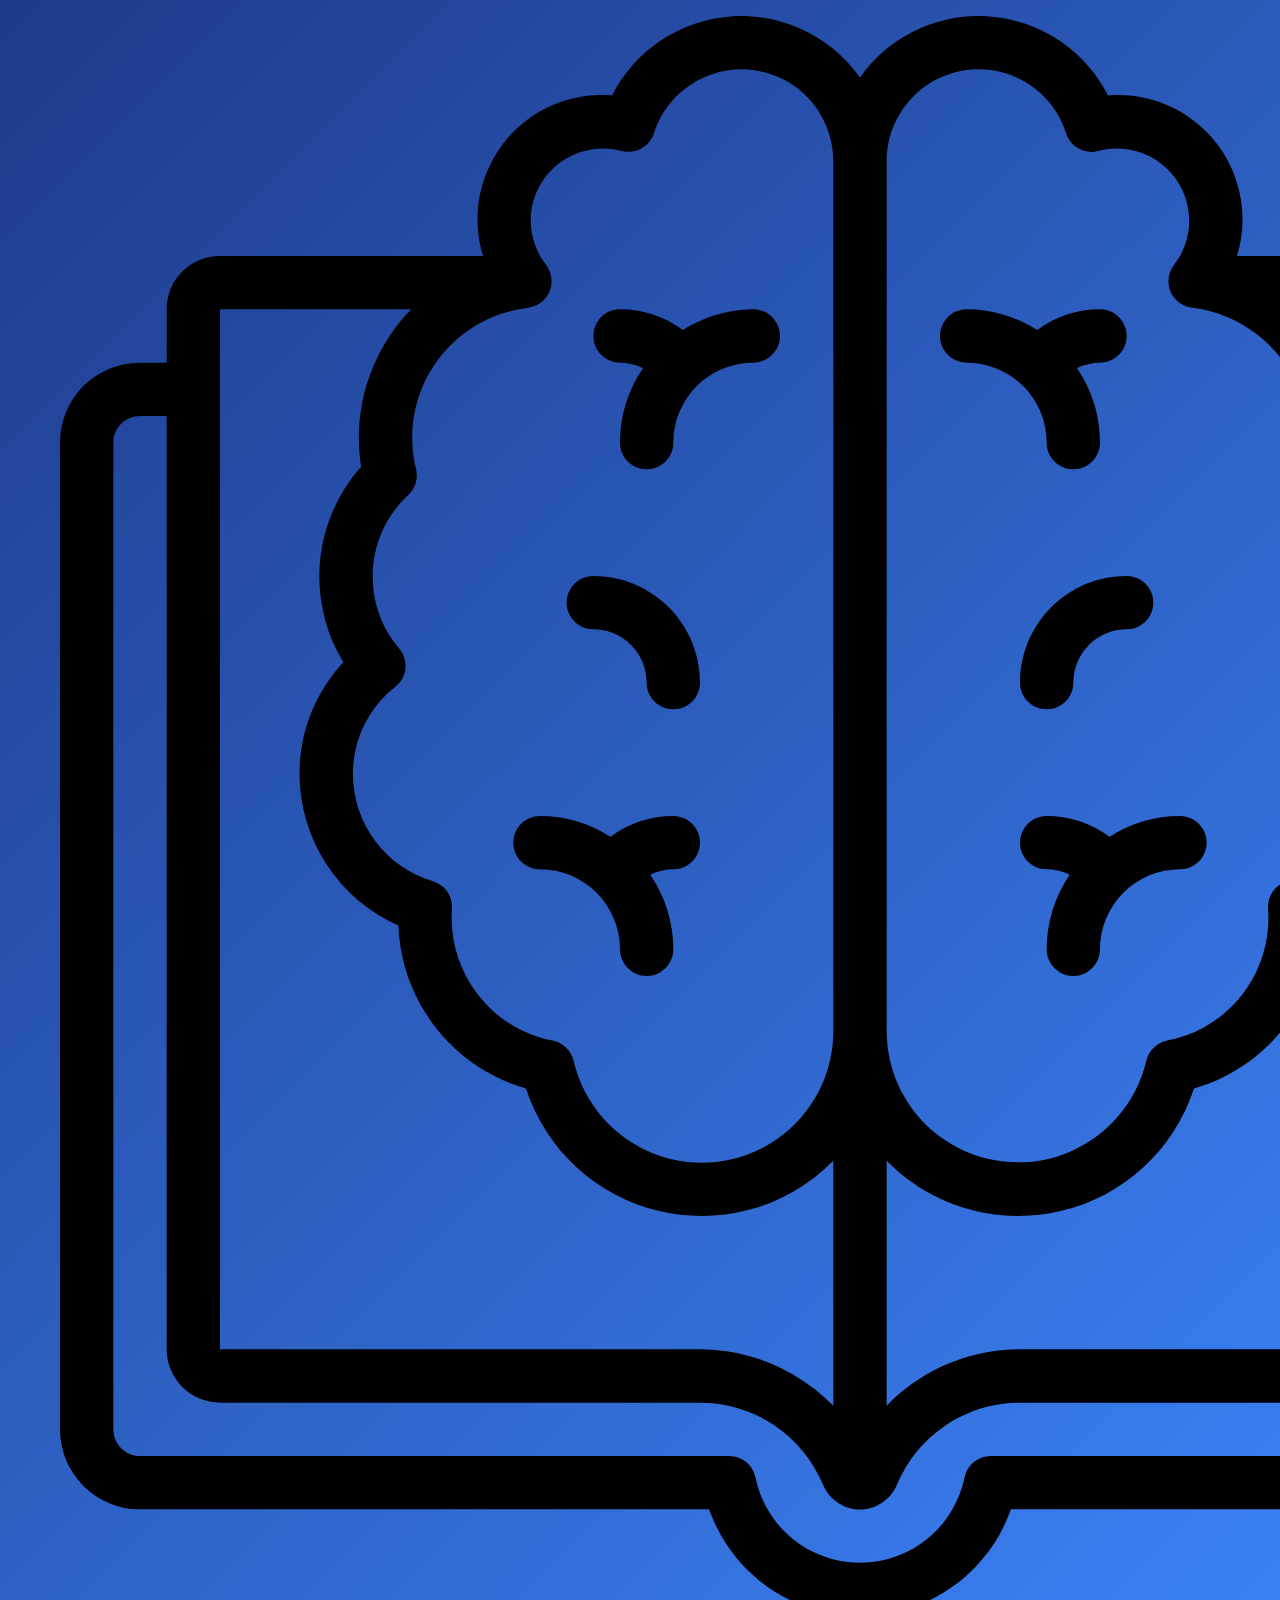
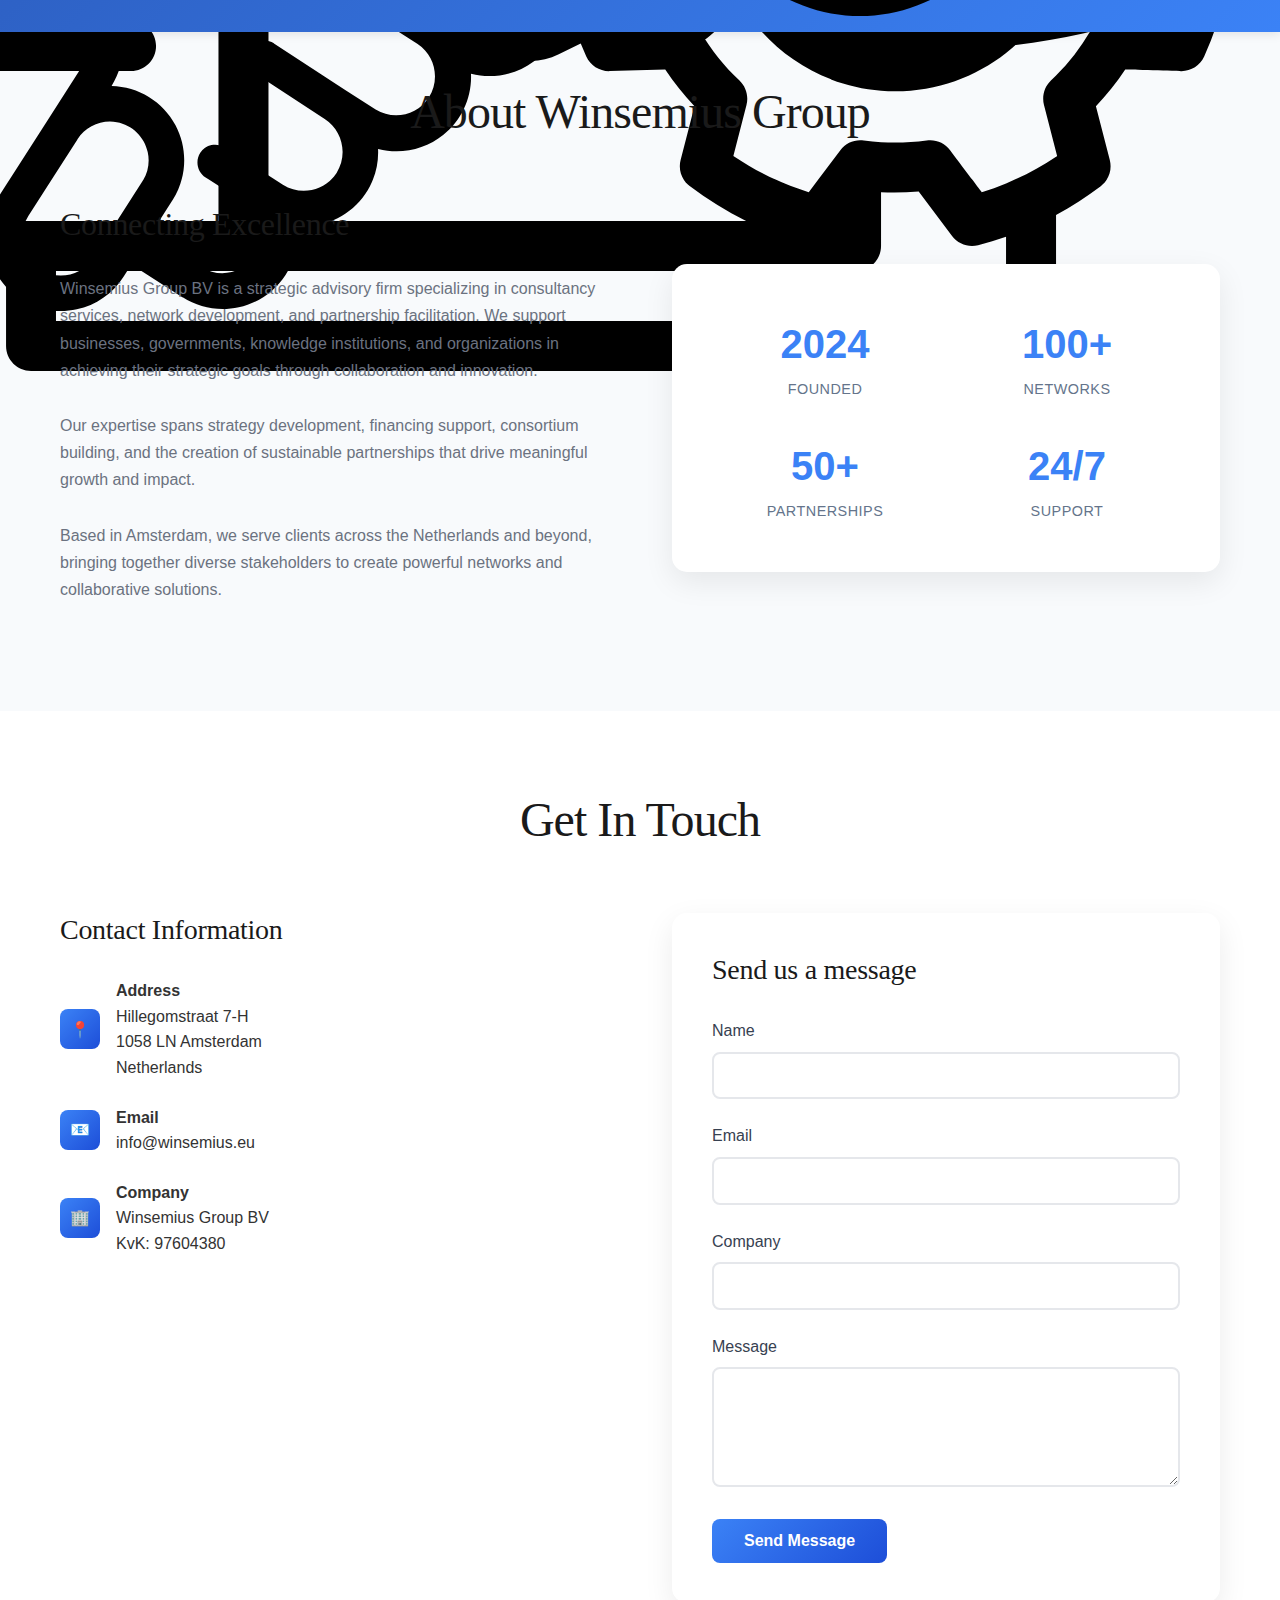
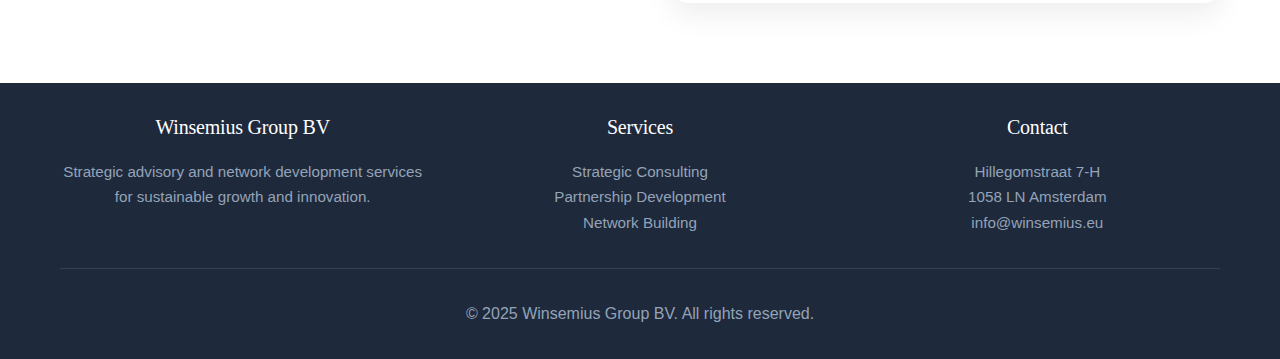
<file: index2.html>
<!DOCTYPE html>

<html lang="en">
<head>
<meta charset="utf-8"/>
<meta content="width=device-width, initial-scale=1.0" name="viewport"/>
<title>Winsemius Group - Strategic Advisory &amp; Network Development</title>
<style>
        * {
            margin: 0;
            padding: 0;
            box-sizing: border-box;
        }
        
        @import url('https://fonts.googleapis.com/css2?family=Merriweather:wght@300;400;700;900&display=swap');
        
        body {
            font-family: 'Neue Haas Grotesk Text', 'Helvetica Neue', Helvetica, Arial, sans-serif;
            line-height: 1.6;
            color: #333;
            background: #ffffff;
        }
        
        .container {
            max-width: 1200px;
            margin: 0 auto;
            padding: 0 20px;
        }
        
        header {
            background: linear-gradient(135deg, #1e3a8a 0%, #3b82f6 100%);
            color: white;
            padding: 1rem 0;
            position: fixed;
            width: 100%;
            top: 0;
            z-index: 1000;
            box-shadow: 0 2px 10px rgba(0,0,0,0.1);
        }
        
        nav {
            display: flex;
            justify-content: space-between;
            align-items: center;
        }
        
        h1, h2, h3, h4, h5, h6 {
            font-family: 'Merriweather', serif;
            font-weight: 300;
            line-height: 1.2;
            letter-spacing: -0.02em;
        }
        
        .logo {
            display: flex;
            align-items: center;
            gap: 1rem;
            font-size: 1.6rem;
            font-weight: 300;
            letter-spacing: -0.01em;
            font-family: 'Merriweather', serif;
        }
        
        .logo-icon {
            height: 35px;
            width: auto;
        }
        
        .nav-links {
            display: flex;
            list-style: none;
            gap: 2rem;
        }
        
        .nav-links a {
            color: white;
            text-decoration: none;
            font-weight: 400;
            font-size: 1rem;
            transition: opacity 0.3s ease;
            letter-spacing: -0.01em;
        }
        
        .nav-links a:hover {
            opacity: 0.8;
        }
        
        main {
            margin-top: 80px;
        }
        
        .hero {
            background: linear-gradient(135deg, #f8fafc 0%, #e2e8f0 100%);
            padding: 5rem 0;
            text-align: center;
        }
        
        .hero h1 {
            font-size: 4.5rem;
            font-weight: 300;
            margin-bottom: 2rem;
            color: #1a1a1a;
            line-height: 1.1;
            letter-spacing: -0.03em;
        }
        
        .hero p {
            font-size: 1.25rem;
            color: #6b7280;
            margin-bottom: 3rem;
            max-width: 650px;
            margin-left: auto;
            margin-right: auto;
            font-weight: 400;
            line-height: 1.6;
        }
        
        .cta-button {
            display: inline-block;
            background: linear-gradient(135deg, #3b82f6 0%, #1d4ed8 100%);
            color: white;
            padding: 1rem 2.5rem;
            text-decoration: none;
            border-radius: 50px;
            font-weight: 600;
            font-size: 1.1rem;
            transition: transform 0.3s ease, box-shadow 0.3s ease;
            box-shadow: 0 4px 15px rgba(59, 130, 246, 0.3);
        }
        
        .cta-button:hover {
            transform: translateY(-2px);
            box-shadow: 0 8px 25px rgba(59, 130, 246, 0.4);
        }
        
        .section {
            padding: 5rem 0;
        }
        
        .section-alt {
            background: #f8fafc;
        }
        
        h2 {
            font-size: 3rem;
            font-weight: 300;
            text-align: center;
            margin-bottom: 4rem;
            color: #1a1a1a;
            letter-spacing: -0.02em;
        }
        
        .services-grid {
            display: grid;
            grid-template-columns: repeat(auto-fit, minmax(300px, 1fr));
            gap: 2.5rem;
            margin-top: 3rem;
        }
        
        .service-card {
            background: white;
            padding: 2.5rem;
            border-radius: 15px;
            box-shadow: 0 10px 30px rgba(0,0,0,0.08);
            transition: transform 0.3s ease, box-shadow 0.3s ease;
            border: 1px solid #e2e8f0;
        }
        
        .service-card:hover {
            transform: translateY(-5px);
            box-shadow: 0 20px 40px rgba(0,0,0,0.12);
        }
        
        .service-icon {
            width: 60px;
            height: 60px;
            background: linear-gradient(135deg, #3b82f6 0%, #1d4ed8 100%);
            border-radius: 12px;
            display: flex;
            align-items: center;
            justify-content: center;
            margin-bottom: 1.5rem;
            padding: 15px;
        }
        
        .service-icon svg {
            width: 30px;
            height: 30px;
            fill: white;
        }
        
        .service-card h3 {
            font-size: 1.5rem;
            font-weight: 400;
            margin-bottom: 1.25rem;
            color: #1a1a1a;
            letter-spacing: -0.01em;
        }
        
        .service-card p {
            color: #6b7280;
            line-height: 1.7;
            font-size: 1rem;
            font-weight: 400;
        }
        
        .about-content {
            display: grid;
            grid-template-columns: 1fr 1fr;
            gap: 4rem;
            align-items: center;
        }
        
        .about-text h3 {
            font-size: 2rem;
            font-weight: 300;
            margin-bottom: 2rem;
            color: #1a1a1a;
            letter-spacing: -0.01em;
        }
        
        .about-text p {
            color: #6b7280;
            margin-bottom: 1.75rem;
            line-height: 1.7;
            font-size: 1rem;
        }
        
        .stats {
            display: grid;
            grid-template-columns: repeat(auto-fit, minmax(200px, 1fr));
            gap: 2rem;
            background: white;
            padding: 3rem;
            border-radius: 15px;
            box-shadow: 0 10px 30px rgba(0,0,0,0.08);
        }
        
        .stat {
            text-align: center;
        }
        
        .stat-number {
            font-size: 2.5rem;
            font-weight: 800;
            color: #3b82f6;
            display: block;
        }
        
        .stat-label {
            color: #64748b;
            font-weight: 500;
            text-transform: uppercase;
            font-size: 0.9rem;
            letter-spacing: 0.5px;
        }
        
        .contact-content {
            display: grid;
            grid-template-columns: 1fr 1fr;
            gap: 4rem;
        }
        
        .contact-info h3 {
            font-size: 1.75rem;
            font-weight: 400;
            margin-bottom: 2rem;
            color: #1a1a1a;
            letter-spacing: -0.01em;
        }
        
        .contact-form h3 {
            font-size: 1.75rem;
            font-weight: 400;
            margin-bottom: 2rem;
            color: #1a1a1a;
            letter-spacing: -0.01em;
        }
        
        .contact-item {
            margin-bottom: 1.5rem;
            display: flex;
            align-items: center;
            gap: 1rem;
        }
        
        .contact-icon {
            width: 40px;
            height: 40px;
            background: linear-gradient(135deg, #3b82f6 0%, #1d4ed8 100%);
            border-radius: 8px;
            display: flex;
            align-items: center;
            justify-content: center;
            color: white;
            font-size: 1rem;
        }
        
        .contact-form {
            background: white;
            padding: 2.5rem;
            border-radius: 15px;
            box-shadow: 0 10px 30px rgba(0,0,0,0.08);
        }
        
        .form-group {
            margin-bottom: 1.5rem;
        }
        
        .form-group label {
            display: block;
            margin-bottom: 0.5rem;
            font-weight: 500;
            color: #374151;
        }
        
        .form-group input,
        .form-group textarea {
            width: 100%;
            padding: 0.8rem;
            border: 2px solid #e5e7eb;
            border-radius: 8px;
            font-size: 1rem;
            transition: border-color 0.3s ease;
        }
        
        .form-group input:focus,
        .form-group textarea:focus {
            outline: none;
            border-color: #3b82f6;
        }
        
        .form-group textarea {
            height: 120px;
            resize: vertical;
        }
        
        .submit-btn {
            background: linear-gradient(135deg, #3b82f6 0%, #1d4ed8 100%);
            color: white;
            padding: 0.8rem 2rem;
            border: none;
            border-radius: 8px;
            font-size: 1rem;
            font-weight: 600;
            cursor: pointer;
            transition: transform 0.3s ease;
        }
        
        .submit-btn:hover {
            transform: translateY(-1px);
        }
        
        footer {
            background: #1e293b;
            color: white;
            text-align: center;
            padding: 2rem 0;
        }
        
        .footer-content {
            display: grid;
            grid-template-columns: repeat(auto-fit, minmax(250px, 1fr));
            gap: 2rem;
            margin-bottom: 2rem;
        }
        
        .footer-section h4 {
            font-size: 1.25rem;
            font-weight: 400;
            margin-bottom: 1.25rem;
            letter-spacing: -0.01em;
        }
        
        .footer-section p,
        .footer-section a {
            color: #94a3b8;
            text-decoration: none;
            line-height: 1.7;
            font-size: 0.95rem;
        }
        
        .footer-section a:hover {
            color: white;
        }
        
        .footer-bottom {
            border-top: 1px solid #334155;
            padding-top: 2rem;
            color: #94a3b8;
        }
        
        @media (max-width: 768px) {
            .hero h1 {
                font-size: 3rem;
            }
            
            h2 {
                font-size: 2.25rem;
            }
            
            body {
                font-size: 16px;
            }
            
            .nav-links {
                display: none;
            }
            
            .about-content,
            .contact-content {
                grid-template-columns: 1fr;
                gap: 2rem;
            }
            
            .services-grid {
                grid-template-columns: 1fr;
            }
        }
    </style>
</head>
<body>
<header>
<nav class="container">
<div class="logo">
<img alt="Icon" src="noun-strategic consulting-6193880.svg"/>
                Winsemius Group
            </div>
<ul class="nav-links">
<li><a href="#home">Home</a></li>
<li><a href="#services">Services</a></li>
<li><a href="#about">About</a></li>
<li><a href="#contact">Contact</a></li>
</ul>
</nav>
</header>
<main>
<section class="hero" id="home">
<div class="container">
<h1>Strategic Advisory &amp; Network Development</h1>
<p>We help organizations build powerful partnerships, drive innovation, and create sustainable growth through strategic consulting and network development.</p>
<a class="cta-button" href="#contact">Start Your Journey</a>
</div>
</section>
<section class="section" id="services">
<div class="container">
<h2>Our Services</h2>
<div class="services-grid">
<div class="service-card">
<div class="service-icon"><img alt="Icon" src="noun-innovation support-5962588.svg"/></div>
<h3>Strategic Consulting</h3>
<p>Comprehensive strategy development, business guidance, and organizational support to help you achieve your strategic objectives.</p>
</div>
<div class="service-card">
<div class="service-icon"><img alt="Icon" src="noun-knowledge platform-6414378.svg"/></div>
<h3>Partnership Development</h3>
<p>Building strategic partnerships, facilitating public-private collaborations, and creating sustainable business relationships.</p>
</div>
<div class="service-card">
<div class="service-icon"><img alt="Icon" src="noun-networking-5937160.svg"/></div>
<h3>Network Building</h3>
<p>Creating and strengthening networks, establishing collaboration platforms, and connecting relevant stakeholders across industries.</p>
</div>
<div class="service-card">
<div class="service-icon"><img alt="Icon" src="noun-partnership-7957030.svg"/></div>
<h3>Innovation Support</h3>
<p>Facilitating innovation processes, supporting technology transfer, and enabling knowledge sharing between organizations.</p>
</div>
<div class="service-card">
<div class="service-icon"><img alt="Icon" src="noun-project-management-7914449.svg"/></div>
<h3>Project Management</h3>
<p>Managing complex projects, coordinating consortiums, and executing collaborative initiatives from concept to completion.</p>
</div>
<div class="service-card">
<div class="service-icon"><svg height="120" viewbox="0 0 1200 1200" width="120" xmlns="http://www.w3.org/2000/svg">
<path d="m1140 260h-20v-40c0-10.609-4.2148-20.781-11.715-28.285-7.5039-7.5-17.676-11.715-28.285-11.715h-197.24c8.7734-28.438 3.4414-59.352-14.348-83.207-17.789-23.859-45.898-37.789-75.652-37.492-2.2617 0-4.4805 0-6.6992 0.26172l-0.003906-0.003906c-17.297-34.031-51.152-56.523-89.23-59.273-38.082-2.75-74.816 14.641-96.828 45.836-22.016-31.168-58.734-48.535-96.793-45.785-38.059 2.75-71.902 25.219-89.207 59.223-2.2188-0.17969-4.4414-0.26172-6.6992-0.26172v0.003906c-29.77-0.31641-57.895 13.605-75.699 37.465-17.801 23.859-23.141 54.789-14.363 83.234h-197.24c-10.609 0-20.781 4.2148-28.285 11.715-7.5 7.5039-11.715 17.676-11.715 28.285v40h-20c-15.914 0-31.176 6.3203-42.426 17.574-11.254 11.25-17.574 26.512-17.574 42.426v740c0 15.914 6.3203 31.176 17.574 42.426 11.25 11.254 26.512 17.574 42.426 17.574h426.82c11.074 31.43 34.719 56.84 65.273 70.145 30.551 13.305 65.262 13.305 95.812 0 30.555-13.305 54.199-38.715 65.273-70.145h426.82c15.914 0 31.176-6.3203 42.426-17.574 11.254-11.25 17.574-26.512 17.574-42.426v-740c0-15.914-6.3203-31.176-17.574-42.426-11.25-11.254-26.512-17.574-42.426-17.574zm-520 598.5c33.895 34.559 83.379 48.902 130.5 37.832 47.125-11.074 85.043-45.953 100-91.992 26.805-7.7188 50.488-23.699 67.676-45.664 17.188-21.969 27.004-48.801 28.043-76.676 21.992-9.7227 40.695-25.602 53.855-45.727 13.156-20.125 20.203-43.629 20.285-67.672 0.12109-31.168-11.645-61.207-32.898-84 13.781-22.629 19.926-49.082 17.531-75.465-2.3945-26.387-13.203-51.301-30.832-71.078 1.1367-7.1289 1.707-14.34 1.6992-21.559-0.007813-36.047-14.078-70.668-39.219-96.5h143.36v780h-360c-37.688 0.011719-73.762 15.289-100 42.34zm68.961-818.5c14.621-0.027344 28.871 4.6133 40.676 13.246 11.801 8.6328 20.539 20.809 24.941 34.754 1.5586 4.8789 4.9297 8.9727 9.418 11.438 4.4883 2.4688 9.75 3.1211 14.703 1.8242 16.262-4.3906 33.637-0.95703 47.008 9.2852 13.367 10.246 21.203 26.133 21.191 42.973 0.03125 11.961-3.9492 23.586-11.297 33.02-2.9453 3.7461-4.4531 8.418-4.2578 13.18 0.19922 4.7578 2.0859 9.2891 5.3242 12.781 3.2422 3.4883 7.6211 5.7109 12.352 6.2617 23.961 2.8203 46.051 14.352 62.062 32.398s24.832 41.352 24.777 65.48c0.011719 7.8203-0.93359 15.609-2.8203 23.199-0.86328 3.4844-0.77344 7.1367 0.26172 10.578 1.0352 3.4375 2.9766 6.5312 5.6211 8.9609 16.984 15.75 26.621 37.879 26.578 61.043 0.12891 19.801-6.9102 38.98-19.82 54-3.5352 4.1445-5.2266 9.5508-4.6836 14.973 0.54297 5.4219 3.2773 10.387 7.5625 13.746 20.164 15.746 31.902 39.938 31.801 65.52-0.046875 18.051-5.9062 35.609-16.715 50.07-10.809 14.457-25.984 25.051-43.285 30.211-4.3516 1.2773-8.1367 3.9961-10.738 7.7109-2.6016 3.7148-3.8633 8.2031-3.582 12.727 1.7773 23.047-5.0352 45.938-19.125 64.258-14.09 18.324-34.465 30.785-57.195 34.984-3.6523 0.83984-6.9961 2.6875-9.6484 5.3398-2.6523 2.6484-4.5039 5.9883-5.3516 9.6406-7.4141 31.668-29.965 57.645-60.273 69.441-30.312 11.797-64.488 7.8984-91.363-10.426-26.875-18.32-42.988-48.711-43.082-81.238v-652.42c0.019531-18.285 7.293-35.812 20.223-48.738 12.926-12.93 30.453-20.203 48.738-20.223zm-324.56 146.46c-7.3477-9.4375-11.328-21.062-11.297-33.02-0.011718-16.844 7.8242-32.73 21.191-42.973 13.371-10.246 30.746-13.68 47.008-9.2891 4.9414 1.3008 10.195 0.66016 14.684-1.7891 4.4844-2.4531 7.8594-6.5273 9.4375-11.391 6.7148-21.062 23.129-37.621 44.133-44.527 21-6.9023 44.039-3.3164 61.945 9.6484 17.902 12.965 28.504 33.73 28.5 55.84v652.42c-0.019531 32.582-16.125 63.055-43.035 81.422-26.91 18.371-61.152 22.27-91.504 10.422-30.352-11.852-52.895-37.918-60.242-69.664-0.84375-3.6484-2.6992-6.9922-5.3516-9.6406-2.6523-2.6484-5.9961-4.4961-9.6484-5.3398-22.711-4.2188-43.059-16.688-57.129-35.008-14.07-18.32-20.871-41.199-19.09-64.23 0.28516-4.5273-0.98047-9.0117-3.582-12.727-2.6016-3.7148-6.3867-6.4336-10.738-7.7148-17.301-5.1562-32.477-15.75-43.285-30.211-10.805-14.457-16.668-32.016-16.715-50.066-0.10156-25.582 11.641-49.773 31.801-65.52 4.2891-3.3633 7.0195-8.3281 7.5625-13.746 0.54297-5.4219-1.1484-10.832-4.6836-14.977-12.91-15.016-19.949-34.195-19.82-54-0.042968-23.164 9.5938-45.293 26.582-61.039 2.6445-2.4297 4.582-5.5273 5.6172-8.9648 1.0352-3.4375 1.125-7.0898 0.26172-10.574-1.8828-7.5898-2.832-15.383-2.8203-23.199-0.050782-24.129 8.7656-47.434 24.777-65.48s38.102-29.578 62.062-32.402c4.7305-0.54688 9.1094-2.7695 12.352-6.2578 3.2383-3.4922 5.1289-8.0234 5.3242-12.785 0.19531-4.7578-1.3125-9.4297-4.2539-13.176zm-244.4 33.539h143.36c-25.156 25.848-39.227 60.492-39.219 96.559-0.007813 7.2227 0.5625 14.43 1.6992 21.562-17.629 19.773-28.438 44.691-30.832 71.074-2.3945 26.383 3.75 52.84 17.531 75.465-21.254 22.793-33.02 52.832-32.898 84 0.082031 24.043 7.1289 47.547 20.285 67.672 13.16 20.125 31.863 36.008 53.855 45.727 1.0469 27.871 10.863 54.699 28.051 76.664s40.867 37.941 67.668 45.656c14.969 46.031 52.891 80.902 100.01 91.965 47.121 11.066 96.598-3.2852 130.49-37.844v183.82c-26.25-27.035-62.32-42.301-100-42.32h-360zm1040 840c0 5.3047-2.1055 10.391-5.8594 14.141-3.75 3.7539-8.8359 5.8594-14.141 5.8594h-442c-4.6094 0-9.0781 1.5898-12.652 4.5078-3.5703 2.9141-6.0273 6.9766-6.9492 11.492-4.9336 24.301-20.855 44.938-43.109 55.879-22.254 10.938-48.324 10.938-70.578 0-22.254-10.941-38.176-31.578-43.109-55.879-0.92187-4.5156-3.3789-8.5781-6.9492-11.492-3.5742-2.918-8.043-4.5078-12.652-4.5078h-442c-5.3047 0-10.391-2.1055-14.141-5.8594-3.7539-3.75-5.8594-8.8359-5.8594-14.141v-740c0-5.3047 2.1055-10.391 5.8594-14.141 3.75-3.7539 8.8359-5.8594 14.141-5.8594h20v700c0 10.609 4.2148 20.781 11.715 28.285 7.5039 7.5 17.676 11.715 28.285 11.715h360c19.688-0.007812 38.941 5.8086 55.336 16.711 16.391 10.902 29.199 26.41 36.805 44.57 2.9883 7.4609 8.8438 13.41 16.262 16.516 7.4141 3.1055 15.762 3.1055 23.176 0s13.273-9.0547 16.262-16.516c7.6094-18.164 20.418-33.672 36.812-44.578 16.398-10.902 35.656-16.715 55.348-16.703h360c10.609 0 20.781-4.2148 28.285-11.715 7.5-7.5039 11.715-17.676 11.715-28.285v-700h20c5.3047 0 10.391 2.1055 14.141 5.8594 3.7539 3.75 5.8594 8.8359 5.8594 14.141z"></path>
<path d="m340 620c0 5.3047 2.1055 10.391 5.8594 14.141 3.75 3.7539 8.8359 5.8594 14.141 5.8594 15.914 0 31.176 6.3203 42.426 17.574 11.254 11.25 17.574 26.512 17.574 42.426 0 7.1445 3.8125 13.746 10 17.32 6.1875 3.5742 13.812 3.5742 20 0 6.1875-3.5742 10-10.176 10-17.32 0.007812-19.977-6.0078-39.492-17.262-56 5.3828-2.6055 11.281-3.9727 17.262-4 7.1445 0 13.746-3.8125 17.32-10 3.5742-6.1875 3.5742-13.812 0-20-3.5742-6.1875-10.176-10-17.32-10-16.953 0.023438-33.457 5.4453-47.121 15.48-15.809-10.055-34.145-15.426-52.879-15.48-5.3047 0-10.391 2.1055-14.141 5.8594-3.7539 3.75-5.8594 8.8359-5.8594 14.141z"></path>
<path d="m400 460c10.609 0 20.781 4.2148 28.285 11.715 7.5 7.5039 11.715 17.676 11.715 28.285 0 7.1445 3.8125 13.746 10 17.32 6.1875 3.5742 13.812 3.5742 20 0 6.1875-3.5742 10-10.176 10-17.32 0-21.219-8.4297-41.566-23.43-56.57-15.004-15-35.352-23.43-56.57-23.43-7.1445 0-13.746 3.8125-17.32 10-3.5742 6.1875-3.5742 13.812 0 20 3.5742 6.1875 10.176 10 17.32 10z"></path>
<path d="m420 260c5.9805 0.027344 11.879 1.3945 17.262 4-11.254 16.508-17.27 36.023-17.262 56 0 7.1445 3.8125 13.746 10 17.32 6.1875 3.5742 13.812 3.5742 20 0 6.1875-3.5742 10-10.176 10-17.32 0-15.914 6.3203-31.176 17.574-42.426 11.25-11.254 26.512-17.574 42.426-17.574 7.1445 0 13.746-3.8125 17.32-10 3.5742-6.1875 3.5742-13.812 0-20-3.5742-6.1875-10.176-10-17.32-10-18.742 0.058594-37.082 5.4258-52.898 15.48-13.656-10.035-30.156-15.461-47.102-15.48-7.1445 0-13.746 3.8125-17.32 10-3.5742 6.1875-3.5742 13.812 0 20 3.5742 6.1875 10.176 10 17.32 10z"></path>
<path d="m720 500c0 7.1445 3.8125 13.746 10 17.32 6.1875 3.5742 13.812 3.5742 20 0 6.1875-3.5742 10-10.176 10-17.32 0-10.609 4.2148-20.781 11.715-28.285 7.5039-7.5 17.676-11.715 28.285-11.715 7.1445 0 13.746-3.8125 17.32-10 3.5742-6.1875 3.5742-13.812 0-20-3.5742-6.1875-10.176-10-17.32-10-21.219 0-41.566 8.4297-56.57 23.43-15 15.004-23.43 35.352-23.43 56.57z"></path>
<path d="m740 600c-7.1445 0-13.746 3.8125-17.32 10-3.5742 6.1875-3.5742 13.812 0 20 3.5742 6.1875 10.176 10 17.32 10 5.9805 0.027344 11.879 1.3945 17.262 4-11.254 16.508-17.27 36.023-17.262 56 0 7.1445 3.8125 13.746 10 17.32 6.1875 3.5742 13.812 3.5742 20 0 6.1875-3.5742 10-10.176 10-17.32 0-15.914 6.3203-31.176 17.574-42.426 11.25-11.254 26.512-17.574 42.426-17.574 7.1445 0 13.746-3.8125 17.32-10 3.5742-6.1875 3.5742-13.812 0-20-3.5742-6.1875-10.176-10-17.32-10-18.734 0.054688-37.07 5.4258-52.879 15.48-13.664-10.035-30.168-15.457-47.121-15.48z"></path>
<path d="m680 260c15.914 0 31.176 6.3203 42.426 17.574 11.254 11.25 17.574 26.512 17.574 42.426 0 7.1445 3.8125 13.746 10 17.32 6.1875 3.5742 13.812 3.5742 20 0 6.1875-3.5742 10-10.176 10-17.32 0.007812-19.977-6.0078-39.492-17.262-56 5.3828-2.6055 11.281-3.9727 17.262-4 7.1445 0 13.746-3.8125 17.32-10 3.5742-6.1875 3.5742-13.812 0-20-3.5742-6.1875-10.176-10-17.32-10-16.945 0.019531-33.445 5.4453-47.102 15.48-15.816-10.055-34.156-15.422-52.898-15.48-7.1445 0-13.746 3.8125-17.32 10-3.5742 6.1875-3.5742 13.812 0 20 3.5742 6.1875 10.176 10 17.32 10z"></path>
</svg></div>
<h3>Knowledge Platforms</h3>
<p>Developing digital and physical platforms for collaboration, organizing events, and creating content for inspiration and growth.</p>
</div>
</div>
</div>
</section>
<section class="section section-alt" id="about">
<div class="container">
<h2>About Winsemius Group</h2>
<div class="about-content">
<div class="about-text">
<h3>Connecting Excellence</h3>
<p>Winsemius Group BV is a strategic advisory firm specializing in consultancy services, network development, and partnership facilitation. We support businesses, governments, knowledge institutions, and organizations in achieving their strategic goals through collaboration and innovation.</p>
<p>Our expertise spans strategy development, financing support, consortium building, and the creation of sustainable partnerships that drive meaningful growth and impact.</p>
<p>Based in Amsterdam, we serve clients across the Netherlands and beyond, bringing together diverse stakeholders to create powerful networks and collaborative solutions.</p>
</div>
<div class="stats">
<div class="stat">
<span class="stat-number">2024</span>
<span class="stat-label">Founded</span>
</div>
<div class="stat">
<span class="stat-number">100+</span>
<span class="stat-label">Networks</span>
</div>
<div class="stat">
<span class="stat-number">50+</span>
<span class="stat-label">Partnerships</span>
</div>
<div class="stat">
<span class="stat-number">24/7</span>
<span class="stat-label">Support</span>
</div>
</div>
</div>
</div>
</section>
<section class="section" id="contact">
<div class="container">
<h2>Get In Touch</h2>
<div class="contact-content">
<div class="contact-info">
<h3>Contact Information</h3>
<div class="contact-item">
<div class="contact-icon">📍</div>
<div>
<strong>Address</strong><br/>
                                Hillegomstraat 7-H<br/>
                                1058 LN Amsterdam<br/>
                                Netherlands
                            </div>
</div>
<div class="contact-item">
<div class="contact-icon">📧</div>
<div>
<strong>Email</strong><br/>
                                info@winsemius.eu
                            </div>
</div>
<div class="contact-item">
<div class="contact-icon">🏢</div>
<div>
<strong>Company</strong><br/>
                                Winsemius Group BV<br/>
                                KvK: 97604380
                            </div>
</div>
</div>
<div class="contact-form">
<h3>Send us a message</h3>
<form>
<div class="form-group">
<label for="name">Name</label>
<input id="name" name="name" required="" type="text"/>
</div>
<div class="form-group">
<label for="email">Email</label>
<input id="email" name="email" required="" type="email"/>
</div>
<div class="form-group">
<label for="company">Company</label>
<input id="company" name="company" type="text"/>
</div>
<div class="form-group">
<label for="message">Message</label>
<textarea id="message" name="message" required=""></textarea>
</div>
<button class="submit-btn" type="submit">Send Message</button>
</form>
</div>
</div>
</div>
</section>
</main>
<footer>
<div class="container">
<div class="footer-content">
<div class="footer-section">
<h4>Winsemius Group BV</h4>
<p>Strategic advisory and network development services for sustainable growth and innovation.</p>
</div>
<div class="footer-section">
<h4>Services</h4>
<p><a href="#services">Strategic Consulting</a></p>
<p><a href="#services">Partnership Development</a></p>
<p><a href="#services">Network Building</a></p>
</div>
<div class="footer-section">
<h4>Contact</h4>
<p>Hillegomstraat 7-H</p>
<p>1058 LN Amsterdam</p>
<p>info@winsemius.eu</p>
</div>
</div>
<div class="footer-bottom">
<p>© 2025 Winsemius Group BV. All rights reserved.</p>
</div>
</div>
</footer>
<script>
        // Smooth scrolling for navigation links
        document.querySelectorAll('a[href^="#"]').forEach(anchor => {
            anchor.addEventListener('click', function (e) {
                e.preventDefault();
                document.querySelector(this.getAttribute('href')).scrollIntoView({
                    behavior: 'smooth'
                });
            });
        });

        // Form submission handling
        document.querySelector('form').addEventListener('submit', function(e) {
            e.preventDefault();
            alert('Thank you for your message! We will get back to you soon.');
            this.reset();
        });
    </script>
</body>
</html>
</file>
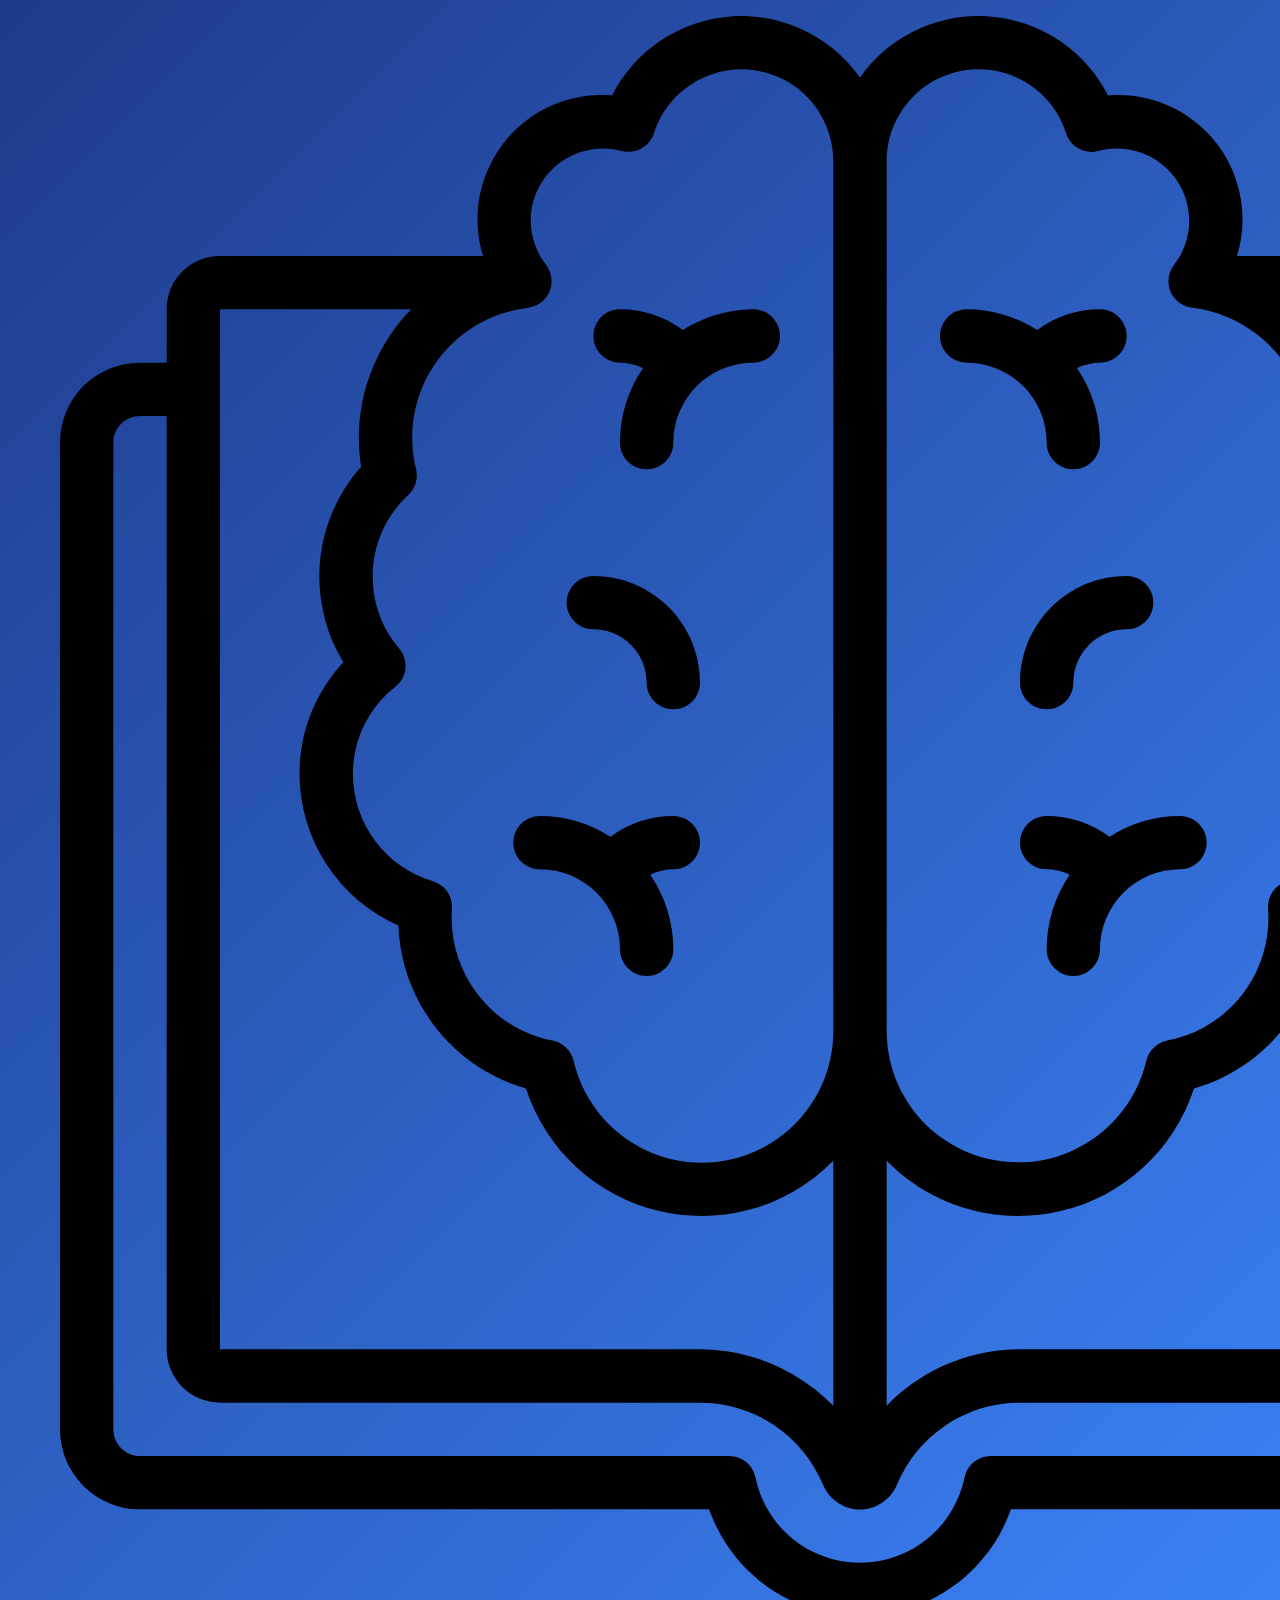
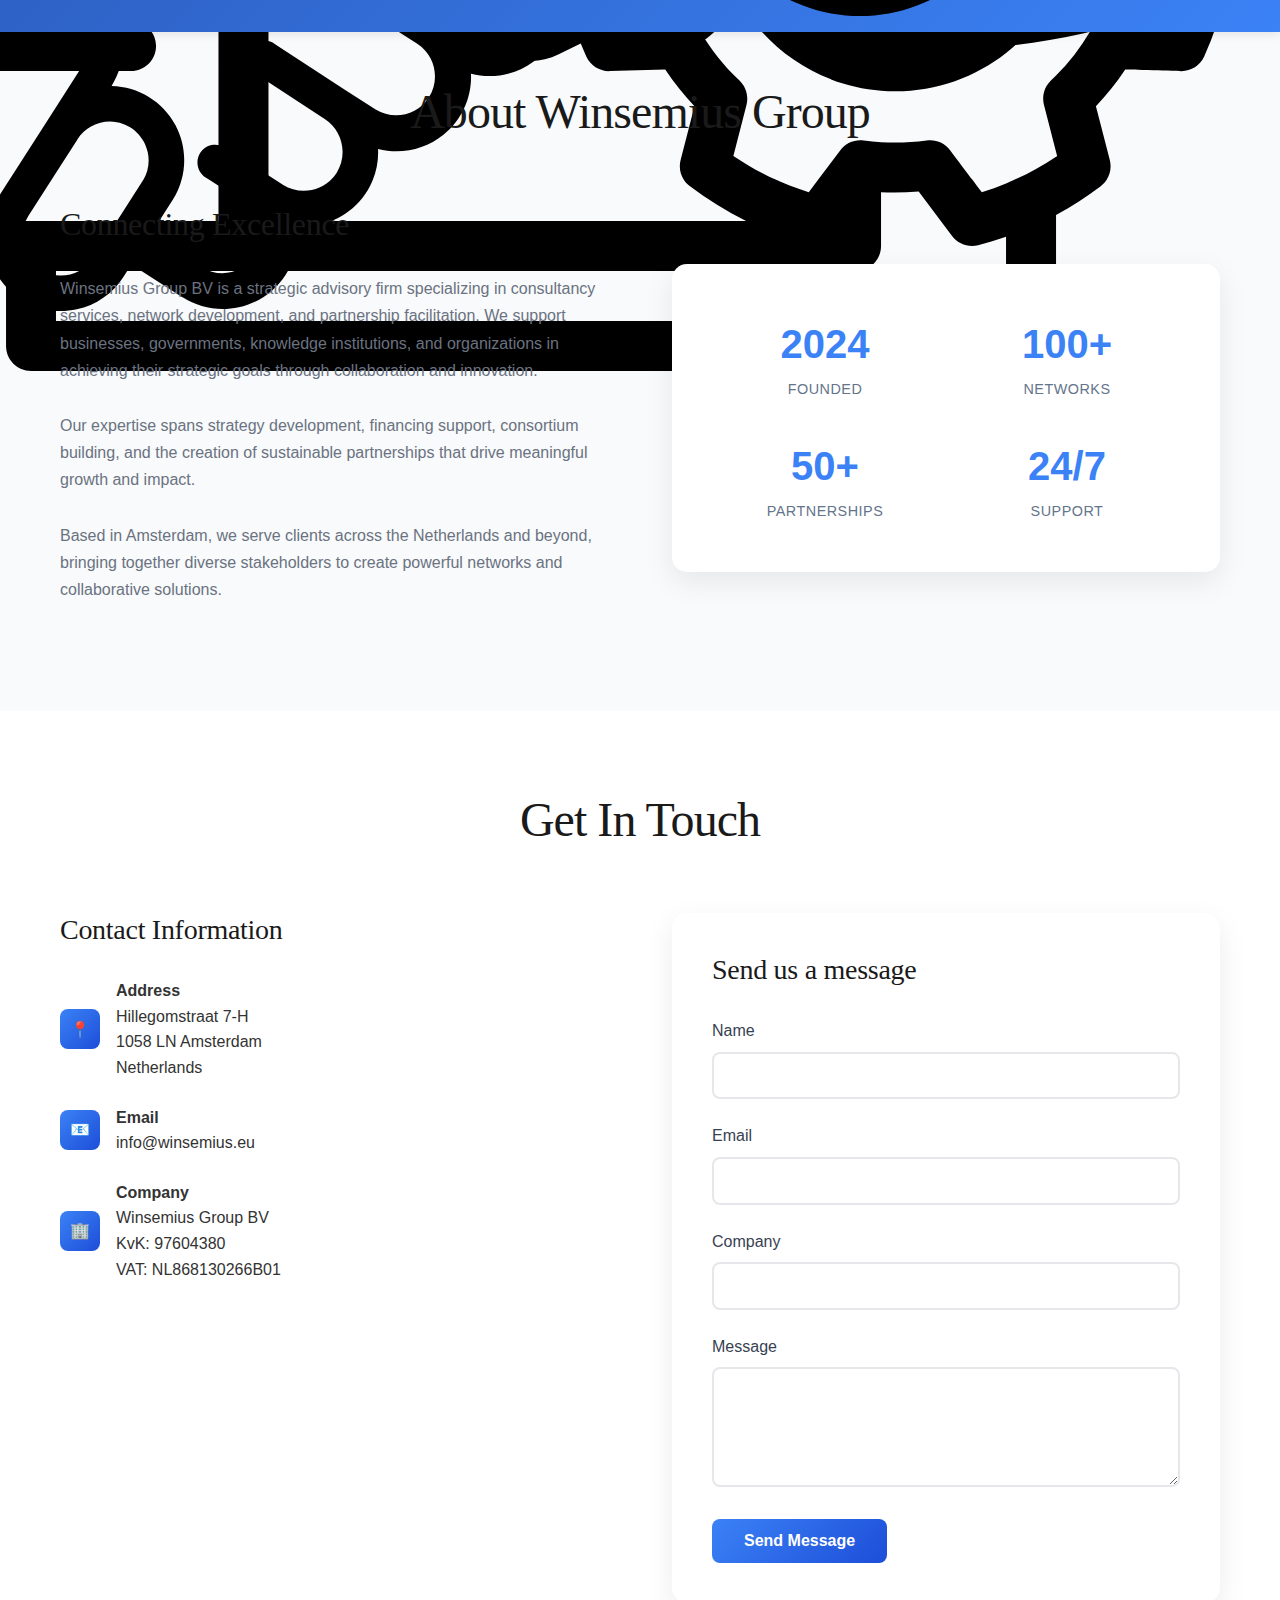
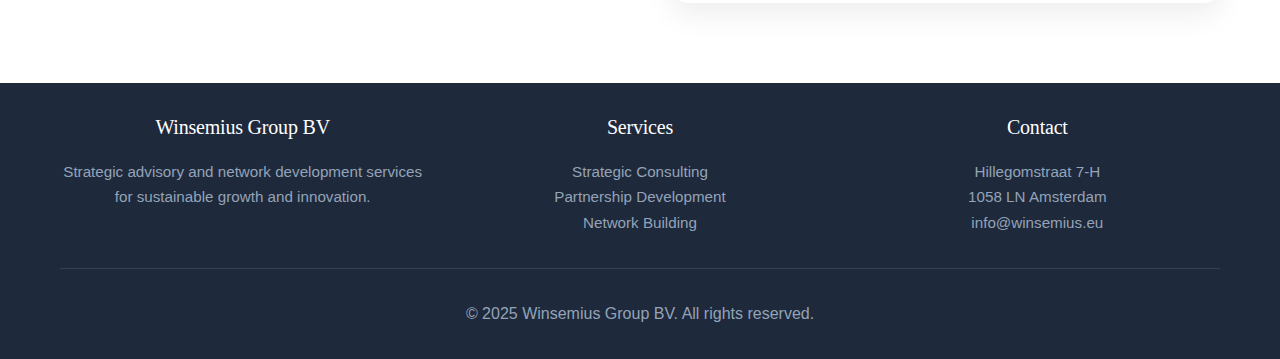
<file: index4.html>
<!DOCTYPE html>

<html lang="en">
<head>
<meta charset="utf-8"/>
<meta content="width=device-width, initial-scale=1.0" name="viewport"/>
<title>Winsemius Group - Strategic Advisory &amp; Network Development</title>
<style>
        * {
            margin: 0;
            padding: 0;
            box-sizing: border-box;
        }
        
        @import url('https://fonts.googleapis.com/css2?family=Merriweather:wght@300;400;700;900&display=swap');
        
        body {
            font-family: 'Neue Haas Grotesk Text', 'Helvetica Neue', Helvetica, Arial, sans-serif;
            line-height: 1.6;
            color: #333;
            background: #ffffff;
        }
        
        .container {
            max-width: 1200px;
            margin: 0 auto;
            padding: 0 20px;
        }
        
        header {
            background: linear-gradient(135deg, #1e3a8a 0%, #3b82f6 100%);
            color: white;
            padding: 1rem 0;
            position: fixed;
            width: 100%;
            top: 0;
            z-index: 1000;
            box-shadow: 0 2px 10px rgba(0,0,0,0.1);
        }
        
        nav {
            display: flex;
            justify-content: space-between;
            align-items: center;
        }
        
        h1, h2, h3, h4, h5, h6 {
            font-family: 'Merriweather', serif;
            font-weight: 300;
            line-height: 1.2;
            letter-spacing: -0.02em;
        }
        
        .logo {
            display: flex;
            align-items: center;
            gap: 1rem;
            font-size: 1.6rem;
            font-weight: 300;
            letter-spacing: -0.01em;
            font-family: 'Merriweather', serif;
        }
        
        .logo-icon {
            height: 35px;
            width: auto;
        }
        
        .nav-links {
            display: flex;
            list-style: none;
            gap: 2rem;
        }
        
        .nav-links a {
            color: white;
            text-decoration: none;
            font-weight: 400;
            font-size: 1rem;
            transition: opacity 0.3s ease;
            letter-spacing: -0.01em;
        }
        
        .nav-links a:hover {
            opacity: 0.8;
        }
        
        main {
            margin-top: 80px;
        }
        
        .hero {
            background: linear-gradient(135deg, #f8fafc 0%, #e2e8f0 100%);
            padding: 5rem 0;
            text-align: center;
        }
        
        .hero h1 {
            font-size: 4.5rem;
            font-weight: 300;
            margin-bottom: 2rem;
            color: #1a1a1a;
            line-height: 1.1;
            letter-spacing: -0.03em;
        }
        
        .hero p {
            font-size: 1.25rem;
            color: #6b7280;
            margin-bottom: 3rem;
            max-width: 650px;
            margin-left: auto;
            margin-right: auto;
            font-weight: 400;
            line-height: 1.6;
        }
        
        .cta-button {
            display: inline-block;
            background: linear-gradient(135deg, #3b82f6 0%, #1d4ed8 100%);
            color: white;
            padding: 1rem 2.5rem;
            text-decoration: none;
            border-radius: 50px;
            font-weight: 600;
            font-size: 1.1rem;
            transition: transform 0.3s ease, box-shadow 0.3s ease;
            box-shadow: 0 4px 15px rgba(59, 130, 246, 0.3);
        }
        
        .cta-button:hover {
            transform: translateY(-2px);
            box-shadow: 0 8px 25px rgba(59, 130, 246, 0.4);
        }
        
        .section {
            padding: 5rem 0;
        }
        
        .section-alt {
            background: #f8fafc;
        }
        
        h2 {
            font-size: 3rem;
            font-weight: 300;
            text-align: center;
            margin-bottom: 4rem;
            color: #1a1a1a;
            letter-spacing: -0.02em;
        }
        
        .services-grid {
            display: grid;
            grid-template-columns: repeat(auto-fit, minmax(300px, 1fr));
            gap: 2.5rem;
            margin-top: 3rem;
        }
        
        .service-card {
            background: white;
            padding: 2.5rem;
            border-radius: 15px;
            box-shadow: 0 10px 30px rgba(0,0,0,0.08);
            transition: transform 0.3s ease, box-shadow 0.3s ease;
            border: 1px solid #e2e8f0;
        }
        
        .service-card:hover {
            transform: translateY(-5px);
            box-shadow: 0 20px 40px rgba(0,0,0,0.12);
        }
        
        .service-icon {
            width: 60px;
            height: 60px;
            background: linear-gradient(135deg, #3b82f6 0%, #1d4ed8 100%);
            border-radius: 12px;
            display: flex;
            align-items: center;
            justify-content: center;
            margin-bottom: 1.5rem;
            padding: 15px;
        }
        
        .service-icon svg {
            width: 30px;
            height: 30px;
            fill: white;
        }
        
        .service-card h3 {
            font-size: 1.5rem;
            font-weight: 400;
            margin-bottom: 1.25rem;
            color: #1a1a1a;
            letter-spacing: -0.01em;
        }
        
        .service-card p {
            color: #6b7280;
            line-height: 1.7;
            font-size: 1rem;
            font-weight: 400;
        }
        
        .about-content {
            display: grid;
            grid-template-columns: 1fr 1fr;
            gap: 4rem;
            align-items: center;
        }
        
        .about-text h3 {
            font-size: 2rem;
            font-weight: 300;
            margin-bottom: 2rem;
            color: #1a1a1a;
            letter-spacing: -0.01em;
        }
        
        .about-text p {
            color: #6b7280;
            margin-bottom: 1.75rem;
            line-height: 1.7;
            font-size: 1rem;
        }
        
        .stats {
            display: grid;
            grid-template-columns: repeat(auto-fit, minmax(200px, 1fr));
            gap: 2rem;
            background: white;
            padding: 3rem;
            border-radius: 15px;
            box-shadow: 0 10px 30px rgba(0,0,0,0.08);
        }
        
        .stat {
            text-align: center;
        }
        
        .stat-number {
            font-size: 2.5rem;
            font-weight: 800;
            color: #3b82f6;
            display: block;
        }
        
        .stat-label {
            color: #64748b;
            font-weight: 500;
            text-transform: uppercase;
            font-size: 0.9rem;
            letter-spacing: 0.5px;
        }
        
        .contact-content {
            display: grid;
            grid-template-columns: 1fr 1fr;
            gap: 4rem;
        }
        
        .contact-info h3 {
            font-size: 1.75rem;
            font-weight: 400;
            margin-bottom: 2rem;
            color: #1a1a1a;
            letter-spacing: -0.01em;
        }
        
        .contact-form h3 {
            font-size: 1.75rem;
            font-weight: 400;
            margin-bottom: 2rem;
            color: #1a1a1a;
            letter-spacing: -0.01em;
        }
        
        .contact-item {
            margin-bottom: 1.5rem;
            display: flex;
            align-items: center;
            gap: 1rem;
        }
        
        .contact-icon {
            width: 40px;
            height: 40px;
            background: linear-gradient(135deg, #3b82f6 0%, #1d4ed8 100%);
            border-radius: 8px;
            display: flex;
            align-items: center;
            justify-content: center;
            color: white;
            font-size: 1rem;
        }
        
        .contact-form {
            background: white;
            padding: 2.5rem;
            border-radius: 15px;
            box-shadow: 0 10px 30px rgba(0,0,0,0.08);
        }
        
        .form-group {
            margin-bottom: 1.5rem;
        }
        
        .form-group label {
            display: block;
            margin-bottom: 0.5rem;
            font-weight: 500;
            color: #374151;
        }
        
        .form-group input,
        .form-group textarea {
            width: 100%;
            padding: 0.8rem;
            border: 2px solid #e5e7eb;
            border-radius: 8px;
            font-size: 1rem;
            transition: border-color 0.3s ease;
        }
        
        .form-group input:focus,
        .form-group textarea:focus {
            outline: none;
            border-color: #3b82f6;
        }
        
        .form-group textarea {
            height: 120px;
            resize: vertical;
        }
        
        .submit-btn {
            background: linear-gradient(135deg, #3b82f6 0%, #1d4ed8 100%);
            color: white;
            padding: 0.8rem 2rem;
            border: none;
            border-radius: 8px;
            font-size: 1rem;
            font-weight: 600;
            cursor: pointer;
            transition: transform 0.3s ease;
        }
        
        .submit-btn:hover {
            transform: translateY(-1px);
        }
        
        footer {
            background: #1e293b;
            color: white;
            text-align: center;
            padding: 2rem 0;
        }
        
        .footer-content {
            display: grid;
            grid-template-columns: repeat(auto-fit, minmax(250px, 1fr));
            gap: 2rem;
            margin-bottom: 2rem;
        }
        
        .footer-section h4 {
            font-size: 1.25rem;
            font-weight: 400;
            margin-bottom: 1.25rem;
            letter-spacing: -0.01em;
        }
        
        .footer-section p,
        .footer-section a {
            color: #94a3b8;
            text-decoration: none;
            line-height: 1.7;
            font-size: 0.95rem;
        }
        
        .footer-section a:hover {
            color: white;
        }
        
        .footer-bottom {
            border-top: 1px solid #334155;
            padding-top: 2rem;
            color: #94a3b8;
        }
        
        @media (max-width: 768px) {
            .hero h1 {
                font-size: 3rem;
            }
            
            h2 {
                font-size: 2.25rem;
            }
            
            body {
                font-size: 16px;
            }
            
            .nav-links {
                display: none;
            }
            
            .about-content,
            .contact-content {
                grid-template-columns: 1fr;
                gap: 2rem;
            }
            
            .services-grid {
                grid-template-columns: 1fr;
            }
        }
    </style>
</head>
<body>
<header>
<nav class="container">
<div class="logo">
<img alt="Icon" src="noun-strategic consulting-6193880.svg"/>
                Winsemius Group
            </div>
<ul class="nav-links">
<li><a href="#home">Home</a></li>
<li><a href="#services">Services</a></li>
<li><a href="#about">About</a></li>
<li><a href="#contact">Contact</a></li>
</ul>
</nav>
</header>
<main>
<section class="hero" id="home">
<div class="container">
<h1>Strategic Advisory &amp; Network Development</h1>
<p>We help organizations build powerful partnerships, drive innovation, and create sustainable growth through strategic consulting and network development.</p>
<a class="cta-button" href="#contact">Start Your Journey</a>
</div>
</section>
<section class="section" id="services">
<div class="container">
<h2>Our Services</h2>
<div class="services-grid">
<div class="service-card">
<div class="service-icon"><img alt="Icon" src="noun-innovation support-5962588.svg"/></div>
<h3>Strategic Consulting</h3>
<p>Comprehensive strategy development, business guidance, and organizational support to help you achieve your strategic objectives.</p>
</div>
<div class="service-card">
<div class="service-icon"><img alt="Icon" src="noun-knowledge platform-6414378.svg"/></div>
<h3>Partnership Development</h3>
<p>Building strategic partnerships, facilitating public-private collaborations, and creating sustainable business relationships.</p>
</div>
<div class="service-card">
<div class="service-icon"><img alt="Icon" src="noun-networking-5937160.svg"/></div>
<h3>Network Building</h3>
<p>Creating and strengthening networks, establishing collaboration platforms, and connecting relevant stakeholders across industries.</p>
</div>
<div class="service-card">
<div class="service-icon"><img alt="Icon" src="noun-partnership-7957030.svg"/></div>
<h3>Innovation Support</h3>
<p>Facilitating innovation processes, supporting technology transfer, and enabling knowledge sharing between organizations.</p>
</div>
<div class="service-card">
<div class="service-icon"><img alt="Icon" src="noun-project-management-7914449.svg"/></div>
<h3>Project Management</h3>
<p>Managing complex projects, coordinating consortiums, and executing collaborative initiatives from concept to completion.</p>
</div>
<div class="service-card">
<div class="service-icon"><svg height="120" viewbox="0 0 1200 1200" width="120" xmlns="http://www.w3.org/2000/svg">
<path d="m1140 260h-20v-40c0-10.609-4.2148-20.781-11.715-28.285-7.5039-7.5-17.676-11.715-28.285-11.715h-197.24c8.7734-28.438 3.4414-59.352-14.348-83.207-17.789-23.859-45.898-37.789-75.652-37.492-2.2617 0-4.4805 0-6.6992 0.26172l-0.003906-0.003906c-17.297-34.031-51.152-56.523-89.23-59.273-38.082-2.75-74.816 14.641-96.828 45.836-22.016-31.168-58.734-48.535-96.793-45.785-38.059 2.75-71.902 25.219-89.207 59.223-2.2188-0.17969-4.4414-0.26172-6.6992-0.26172v0.003906c-29.77-0.31641-57.895 13.605-75.699 37.465-17.801 23.859-23.141 54.789-14.363 83.234h-197.24c-10.609 0-20.781 4.2148-28.285 11.715-7.5 7.5039-11.715 17.676-11.715 28.285v40h-20c-15.914 0-31.176 6.3203-42.426 17.574-11.254 11.25-17.574 26.512-17.574 42.426v740c0 15.914 6.3203 31.176 17.574 42.426 11.25 11.254 26.512 17.574 42.426 17.574h426.82c11.074 31.43 34.719 56.84 65.273 70.145 30.551 13.305 65.262 13.305 95.812 0 30.555-13.305 54.199-38.715 65.273-70.145h426.82c15.914 0 31.176-6.3203 42.426-17.574 11.254-11.25 17.574-26.512 17.574-42.426v-740c0-15.914-6.3203-31.176-17.574-42.426-11.25-11.254-26.512-17.574-42.426-17.574zm-520 598.5c33.895 34.559 83.379 48.902 130.5 37.832 47.125-11.074 85.043-45.953 100-91.992 26.805-7.7188 50.488-23.699 67.676-45.664 17.188-21.969 27.004-48.801 28.043-76.676 21.992-9.7227 40.695-25.602 53.855-45.727 13.156-20.125 20.203-43.629 20.285-67.672 0.12109-31.168-11.645-61.207-32.898-84 13.781-22.629 19.926-49.082 17.531-75.465-2.3945-26.387-13.203-51.301-30.832-71.078 1.1367-7.1289 1.707-14.34 1.6992-21.559-0.007813-36.047-14.078-70.668-39.219-96.5h143.36v780h-360c-37.688 0.011719-73.762 15.289-100 42.34zm68.961-818.5c14.621-0.027344 28.871 4.6133 40.676 13.246 11.801 8.6328 20.539 20.809 24.941 34.754 1.5586 4.8789 4.9297 8.9727 9.418 11.438 4.4883 2.4688 9.75 3.1211 14.703 1.8242 16.262-4.3906 33.637-0.95703 47.008 9.2852 13.367 10.246 21.203 26.133 21.191 42.973 0.03125 11.961-3.9492 23.586-11.297 33.02-2.9453 3.7461-4.4531 8.418-4.2578 13.18 0.19922 4.7578 2.0859 9.2891 5.3242 12.781 3.2422 3.4883 7.6211 5.7109 12.352 6.2617 23.961 2.8203 46.051 14.352 62.062 32.398s24.832 41.352 24.777 65.48c0.011719 7.8203-0.93359 15.609-2.8203 23.199-0.86328 3.4844-0.77344 7.1367 0.26172 10.578 1.0352 3.4375 2.9766 6.5312 5.6211 8.9609 16.984 15.75 26.621 37.879 26.578 61.043 0.12891 19.801-6.9102 38.98-19.82 54-3.5352 4.1445-5.2266 9.5508-4.6836 14.973 0.54297 5.4219 3.2773 10.387 7.5625 13.746 20.164 15.746 31.902 39.938 31.801 65.52-0.046875 18.051-5.9062 35.609-16.715 50.07-10.809 14.457-25.984 25.051-43.285 30.211-4.3516 1.2773-8.1367 3.9961-10.738 7.7109-2.6016 3.7148-3.8633 8.2031-3.582 12.727 1.7773 23.047-5.0352 45.938-19.125 64.258-14.09 18.324-34.465 30.785-57.195 34.984-3.6523 0.83984-6.9961 2.6875-9.6484 5.3398-2.6523 2.6484-4.5039 5.9883-5.3516 9.6406-7.4141 31.668-29.965 57.645-60.273 69.441-30.312 11.797-64.488 7.8984-91.363-10.426-26.875-18.32-42.988-48.711-43.082-81.238v-652.42c0.019531-18.285 7.293-35.812 20.223-48.738 12.926-12.93 30.453-20.203 48.738-20.223zm-324.56 146.46c-7.3477-9.4375-11.328-21.062-11.297-33.02-0.011718-16.844 7.8242-32.73 21.191-42.973 13.371-10.246 30.746-13.68 47.008-9.2891 4.9414 1.3008 10.195 0.66016 14.684-1.7891 4.4844-2.4531 7.8594-6.5273 9.4375-11.391 6.7148-21.062 23.129-37.621 44.133-44.527 21-6.9023 44.039-3.3164 61.945 9.6484 17.902 12.965 28.504 33.73 28.5 55.84v652.42c-0.019531 32.582-16.125 63.055-43.035 81.422-26.91 18.371-61.152 22.27-91.504 10.422-30.352-11.852-52.895-37.918-60.242-69.664-0.84375-3.6484-2.6992-6.9922-5.3516-9.6406-2.6523-2.6484-5.9961-4.4961-9.6484-5.3398-22.711-4.2188-43.059-16.688-57.129-35.008-14.07-18.32-20.871-41.199-19.09-64.23 0.28516-4.5273-0.98047-9.0117-3.582-12.727-2.6016-3.7148-6.3867-6.4336-10.738-7.7148-17.301-5.1562-32.477-15.75-43.285-30.211-10.805-14.457-16.668-32.016-16.715-50.066-0.10156-25.582 11.641-49.773 31.801-65.52 4.2891-3.3633 7.0195-8.3281 7.5625-13.746 0.54297-5.4219-1.1484-10.832-4.6836-14.977-12.91-15.016-19.949-34.195-19.82-54-0.042968-23.164 9.5938-45.293 26.582-61.039 2.6445-2.4297 4.582-5.5273 5.6172-8.9648 1.0352-3.4375 1.125-7.0898 0.26172-10.574-1.8828-7.5898-2.832-15.383-2.8203-23.199-0.050782-24.129 8.7656-47.434 24.777-65.48s38.102-29.578 62.062-32.402c4.7305-0.54688 9.1094-2.7695 12.352-6.2578 3.2383-3.4922 5.1289-8.0234 5.3242-12.785 0.19531-4.7578-1.3125-9.4297-4.2539-13.176zm-244.4 33.539h143.36c-25.156 25.848-39.227 60.492-39.219 96.559-0.007813 7.2227 0.5625 14.43 1.6992 21.562-17.629 19.773-28.438 44.691-30.832 71.074-2.3945 26.383 3.75 52.84 17.531 75.465-21.254 22.793-33.02 52.832-32.898 84 0.082031 24.043 7.1289 47.547 20.285 67.672 13.16 20.125 31.863 36.008 53.855 45.727 1.0469 27.871 10.863 54.699 28.051 76.664s40.867 37.941 67.668 45.656c14.969 46.031 52.891 80.902 100.01 91.965 47.121 11.066 96.598-3.2852 130.49-37.844v183.82c-26.25-27.035-62.32-42.301-100-42.32h-360zm1040 840c0 5.3047-2.1055 10.391-5.8594 14.141-3.75 3.7539-8.8359 5.8594-14.141 5.8594h-442c-4.6094 0-9.0781 1.5898-12.652 4.5078-3.5703 2.9141-6.0273 6.9766-6.9492 11.492-4.9336 24.301-20.855 44.938-43.109 55.879-22.254 10.938-48.324 10.938-70.578 0-22.254-10.941-38.176-31.578-43.109-55.879-0.92187-4.5156-3.3789-8.5781-6.9492-11.492-3.5742-2.918-8.043-4.5078-12.652-4.5078h-442c-5.3047 0-10.391-2.1055-14.141-5.8594-3.7539-3.75-5.8594-8.8359-5.8594-14.141v-740c0-5.3047 2.1055-10.391 5.8594-14.141 3.75-3.7539 8.8359-5.8594 14.141-5.8594h20v700c0 10.609 4.2148 20.781 11.715 28.285 7.5039 7.5 17.676 11.715 28.285 11.715h360c19.688-0.007812 38.941 5.8086 55.336 16.711 16.391 10.902 29.199 26.41 36.805 44.57 2.9883 7.4609 8.8438 13.41 16.262 16.516 7.4141 3.1055 15.762 3.1055 23.176 0s13.273-9.0547 16.262-16.516c7.6094-18.164 20.418-33.672 36.812-44.578 16.398-10.902 35.656-16.715 55.348-16.703h360c10.609 0 20.781-4.2148 28.285-11.715 7.5-7.5039 11.715-17.676 11.715-28.285v-700h20c5.3047 0 10.391 2.1055 14.141 5.8594 3.7539 3.75 5.8594 8.8359 5.8594 14.141z"></path>
<path d="m340 620c0 5.3047 2.1055 10.391 5.8594 14.141 3.75 3.7539 8.8359 5.8594 14.141 5.8594 15.914 0 31.176 6.3203 42.426 17.574 11.254 11.25 17.574 26.512 17.574 42.426 0 7.1445 3.8125 13.746 10 17.32 6.1875 3.5742 13.812 3.5742 20 0 6.1875-3.5742 10-10.176 10-17.32 0.007812-19.977-6.0078-39.492-17.262-56 5.3828-2.6055 11.281-3.9727 17.262-4 7.1445 0 13.746-3.8125 17.32-10 3.5742-6.1875 3.5742-13.812 0-20-3.5742-6.1875-10.176-10-17.32-10-16.953 0.023438-33.457 5.4453-47.121 15.48-15.809-10.055-34.145-15.426-52.879-15.48-5.3047 0-10.391 2.1055-14.141 5.8594-3.7539 3.75-5.8594 8.8359-5.8594 14.141z"></path>
<path d="m400 460c10.609 0 20.781 4.2148 28.285 11.715 7.5 7.5039 11.715 17.676 11.715 28.285 0 7.1445 3.8125 13.746 10 17.32 6.1875 3.5742 13.812 3.5742 20 0 6.1875-3.5742 10-10.176 10-17.32 0-21.219-8.4297-41.566-23.43-56.57-15.004-15-35.352-23.43-56.57-23.43-7.1445 0-13.746 3.8125-17.32 10-3.5742 6.1875-3.5742 13.812 0 20 3.5742 6.1875 10.176 10 17.32 10z"></path>
<path d="m420 260c5.9805 0.027344 11.879 1.3945 17.262 4-11.254 16.508-17.27 36.023-17.262 56 0 7.1445 3.8125 13.746 10 17.32 6.1875 3.5742 13.812 3.5742 20 0 6.1875-3.5742 10-10.176 10-17.32 0-15.914 6.3203-31.176 17.574-42.426 11.25-11.254 26.512-17.574 42.426-17.574 7.1445 0 13.746-3.8125 17.32-10 3.5742-6.1875 3.5742-13.812 0-20-3.5742-6.1875-10.176-10-17.32-10-18.742 0.058594-37.082 5.4258-52.898 15.48-13.656-10.035-30.156-15.461-47.102-15.48-7.1445 0-13.746 3.8125-17.32 10-3.5742 6.1875-3.5742 13.812 0 20 3.5742 6.1875 10.176 10 17.32 10z"></path>
<path d="m720 500c0 7.1445 3.8125 13.746 10 17.32 6.1875 3.5742 13.812 3.5742 20 0 6.1875-3.5742 10-10.176 10-17.32 0-10.609 4.2148-20.781 11.715-28.285 7.5039-7.5 17.676-11.715 28.285-11.715 7.1445 0 13.746-3.8125 17.32-10 3.5742-6.1875 3.5742-13.812 0-20-3.5742-6.1875-10.176-10-17.32-10-21.219 0-41.566 8.4297-56.57 23.43-15 15.004-23.43 35.352-23.43 56.57z"></path>
<path d="m740 600c-7.1445 0-13.746 3.8125-17.32 10-3.5742 6.1875-3.5742 13.812 0 20 3.5742 6.1875 10.176 10 17.32 10 5.9805 0.027344 11.879 1.3945 17.262 4-11.254 16.508-17.27 36.023-17.262 56 0 7.1445 3.8125 13.746 10 17.32 6.1875 3.5742 13.812 3.5742 20 0 6.1875-3.5742 10-10.176 10-17.32 0-15.914 6.3203-31.176 17.574-42.426 11.25-11.254 26.512-17.574 42.426-17.574 7.1445 0 13.746-3.8125 17.32-10 3.5742-6.1875 3.5742-13.812 0-20-3.5742-6.1875-10.176-10-17.32-10-18.734 0.054688-37.07 5.4258-52.879 15.48-13.664-10.035-30.168-15.457-47.121-15.48z"></path>
<path d="m680 260c15.914 0 31.176 6.3203 42.426 17.574 11.254 11.25 17.574 26.512 17.574 42.426 0 7.1445 3.8125 13.746 10 17.32 6.1875 3.5742 13.812 3.5742 20 0 6.1875-3.5742 10-10.176 10-17.32 0.007812-19.977-6.0078-39.492-17.262-56 5.3828-2.6055 11.281-3.9727 17.262-4 7.1445 0 13.746-3.8125 17.32-10 3.5742-6.1875 3.5742-13.812 0-20-3.5742-6.1875-10.176-10-17.32-10-16.945 0.019531-33.445 5.4453-47.102 15.48-15.816-10.055-34.156-15.422-52.898-15.48-7.1445 0-13.746 3.8125-17.32 10-3.5742 6.1875-3.5742 13.812 0 20 3.5742 6.1875 10.176 10 17.32 10z"></path>
</svg></div>
<h3>Knowledge Platforms</h3>
<p>Developing digital and physical platforms for collaboration, organizing events, and creating content for inspiration and growth.</p>
</div>
</div>
</div>
</section>
<section class="section section-alt" id="about">
<div class="container">
<h2>About Winsemius Group</h2>
<div class="about-content">
<div class="about-text">
<h3>Connecting Excellence</h3>
<p>Winsemius Group BV is a strategic advisory firm specializing in consultancy services, network development, and partnership facilitation. We support businesses, governments, knowledge institutions, and organizations in achieving their strategic goals through collaboration and innovation.</p>
<p>Our expertise spans strategy development, financing support, consortium building, and the creation of sustainable partnerships that drive meaningful growth and impact.</p>
<p>Based in Amsterdam, we serve clients across the Netherlands and beyond, bringing together diverse stakeholders to create powerful networks and collaborative solutions.</p>
</div>
<div class="stats">
<div class="stat">
<span class="stat-number">2024</span>
<span class="stat-label">Founded</span>
</div>
<div class="stat">
<span class="stat-number">100+</span>
<span class="stat-label">Networks</span>
</div>
<div class="stat">
<span class="stat-number">50+</span>
<span class="stat-label">Partnerships</span>
</div>
<div class="stat">
<span class="stat-number">24/7</span>
<span class="stat-label">Support</span>
</div>
</div>
</div>
</div>
</section>
<section class="section" id="contact">
<div class="container">
<h2>Get In Touch</h2>
<div class="contact-content">
<div class="contact-info">
<h3>Contact Information</h3>
<div class="contact-item">
<div class="contact-icon">📍</div>
<div>
<strong>Address</strong><br/>
                                Hillegomstraat 7-H<br/>
                                1058 LN Amsterdam<br/>
                                Netherlands
                            </div>
</div>
<div class="contact-item">
<div class="contact-icon">📧</div>
<div>
<strong>Email</strong><br/>
                                info@winsemius.eu
                            </div>
</div>
<div class="contact-item">
<div class="contact-icon">🏢</div>
<div>
<strong>Company</strong><br/>
                                Winsemius Group BV<br/>
                                KvK: 97604380<br/>
                                VAT: NL868130266B01
                            </div>
</div>
</div>
<div class="contact-form">
<h3>Send us a message</h3>
<form>
<div class="form-group">
<label for="name">Name</label>
<input id="name" name="name" required="" type="text"/>
</div>
<div class="form-group">
<label for="email">Email</label>
<input id="email" name="email" required="" type="email"/>
</div>
<div class="form-group">
<label for="company">Company</label>
<input id="company" name="company" type="text"/>
</div>
<div class="form-group">
<label for="message">Message</label>
<textarea id="message" name="message" required=""></textarea>
</div>
<button class="submit-btn" type="submit">Send Message</button>
</form>
</div>
</div>
</div>
</section>
</main>
<footer>
<div class="container">
<div class="footer-content">
<div class="footer-section">
<h4>Winsemius Group BV</h4>
<p>Strategic advisory and network development services for sustainable growth and innovation.</p>
</div>
<div class="footer-section">
<h4>Services</h4>
<p><a href="#services">Strategic Consulting</a></p>
<p><a href="#services">Partnership Development</a></p>
<p><a href="#services">Network Building</a></p>
</div>
<div class="footer-section">
<h4>Contact</h4>
<p>Hillegomstraat 7-H</p>
<p>1058 LN Amsterdam</p>
<p>info@winsemius.eu</p>
</div>
</div>
<div class="footer-bottom">
<p>© 2025 Winsemius Group BV. All rights reserved.</p>
</div>
</div>
</footer>
<script>
        // Smooth scrolling for navigation links
        document.querySelectorAll('a[href^="#"]').forEach(anchor => {
            anchor.addEventListener('click', function (e) {
                e.preventDefault();
                document.querySelector(this.getAttribute('href')).scrollIntoView({
                    behavior: 'smooth'
                });
            });
        });

        // Form submission handling
        document.querySelector('form').addEventListener('submit', function(e) {
            e.preventDefault();
            alert('Thank you for your message! We will get back to you soon.');
            this.reset();
        });
    </script>
</body>
</html>
</file>
<file: styles.css>
*{margin:0;padding:0;box-sizing:border-box;}@import url('https://fonts.googleapis.com/css2?family=Merriweather:wght@300;400;700;900&display=swap');body{font-family:'Neue Haas Grotesk Text','Helvetica Neue',Helvetica,Arial,sans-serif;line-height:1.6;color:#333;background:#ffffff;}.container{max-width:1200px;margin:0 auto;padding:0 20px;}header{background:linear-gradient(135deg,#1e3a8a 0%,#3b82f6 100%);color:white;padding:2rem 0 1rem 0;position:fixed;width:100%;top:0;z-index:1000;box-shadow:0 2px 10px rgba(0,0,0,0.1);}nav{display:flex;justify-content:space-between;align-items:center;}h1,h2,h3,h4,h5,h6{font-family:'Merriweather',serif;font-weight:300;line-height:1.2;letter-spacing:-0.02em;}.logo{display:flex;align-items:center;gap:1rem;font-size:1.6rem;font-weight:300;letter-spacing:-0.01em;font-family:'Merriweather',serif;margin-top:-1rem;}.logo-text{text-align:right;line-height:1.1;margin-top:2rem;}.logo-icon{height:84px;width:auto;}.hamburger{display:none;flex-direction:column;cursor:pointer;gap:4px;}.hamburger span{width:25px;height:3px;background:white;transition:0.3s;}.hamburger.active span:nth-child(1){transform:rotate(45deg) translate(7px,7px);}.hamburger.active span:nth-child(2){opacity:0;}.hamburger.active span:nth-child(3){transform:rotate(-45deg) translate(6px,-6px);}.nav-links{display:flex;list-style:none;gap:2rem;}.nav-links a{color:white;text-decoration:none;font-weight:400;font-size:1rem;transition:opacity 0.3s ease;letter-spacing:-0.01em;}.nav-links a:hover{opacity:0.8;}main{margin-top:120px;}.hero{background:linear-gradient(135deg,#f8fafc 0%,#e2e8f0 100%);padding:5rem 0;text-align:center;}.hero h1{font-size:4.5rem;font-weight:300;margin-bottom:2rem;color:#1a1a1a;line-height:1.1;letter-spacing:-0.03em;}.hero p{font-size:1.25rem;color:#6b7280;margin-bottom:3rem;max-width:650px;margin-left:auto;margin-right:auto;font-weight:400;line-height:1.6;}.cta-button{display:inline-block;background:linear-gradient(135deg,#3b82f6 0%,#1d4ed8 100%);color:white;padding:1rem 2.5rem;text-decoration:none;border-radius:50px;font-weight:600;font-size:1.1rem;transition:transform 0.3s ease,box-shadow 0.3s ease;box-shadow:0 4px 15px rgba(59,130,246,0.3);}.cta-button:hover{transform:translateY(-2px);box-shadow:0 8px 25px rgba(59,130,246,0.4);}.section{padding:5rem 0;}.section-alt{background:#f8fafc;}h2{font-size:3rem;font-weight:300;text-align:center;margin-bottom:4rem;color:#1a1a1a;letter-spacing:-0.02em;}.services-grid{display:grid;grid-template-columns:repeat(auto-fit,minmax(300px,1fr));gap:2.5rem;margin-top:3rem;}.service-card{background:white;padding:2.5rem;border-radius:15px;box-shadow:0 10px 30px rgba(0,0,0,0.08);transition:transform 0.3s ease,box-shadow 0.3s ease;border:1px solid #e2e8f0;}.service-card:hover{transform:translateY(-5px);box-shadow:0 20px 40px rgba(0,0,0,0.12);}.service-icon{width:60px;height:60px;background:linear-gradient(135deg,#3b82f6 0%,#1d4ed8 100%);border-radius:12px;display:flex;align-items:center;justify-content:center;margin-bottom:1.5rem;padding:15px;}.service-icon img{width:30px;height:30px;filter:brightness(0) invert(1);}.service-card h3{font-size:1.2rem;font-weight:400;margin-bottom:1.25rem;color:#1a1a1a;letter-spacing:-0.01em;}.service-card p{color:#6b7280;line-height:1.7;font-size:1rem;font-weight:400;}.about-content{display:grid;grid-template-columns:1fr 1fr;gap:4rem;align-items:center;}.about-text h3{font-size:2rem;font-weight:300;margin-bottom:2rem;color:#1a1a1a;letter-spacing:-0.01em;}.about-text p{color:#6b7280;margin-bottom:1.75rem;line-height:1.7;font-size:1rem;}.stats{display:grid;grid-template-columns:repeat(auto-fit,minmax(200px,1fr));gap:2rem;background:white;padding:3rem;border-radius:15px;box-shadow:0 10px 30px rgba(0,0,0,0.08);}.stat{text-align:center;}.stat-number{font-size:2.5rem;font-weight:800;color:#3b82f6;display:block;}.stat-label{color:#64748b;font-weight:500;text-transform:uppercase;font-size:0.9rem;letter-spacing:0.5px;}.contact-content{display:grid;grid-template-columns:1fr 1fr;gap:2rem;}.contact-column h3{font-size:1.75rem;font-weight:400;margin-bottom:2rem;color:#1a1a1a;letter-spacing:-0.01em;}.contact-item{margin-bottom:1.5rem;display:flex;align-items:flex-start;gap:1rem;}.contact-item a{color:#3b82f6;text-decoration:none;}.contact-item a:hover{text-decoration:underline;}.contact-icon{width:40px;height:40px;background:linear-gradient(135deg,#3b82f6 0%,#1d4ed8 100%);border-radius:8px;display:flex;align-items:center;justify-content:center;color:white;font-size:1rem;}.contact-icon img{width:20px;height:20px;filter:brightness(0) invert(1);}.contact-form{background:white;padding:2.5rem;border-radius:15px;box-shadow:0 10px 30px rgba(0,0,0,0.08);}.form-group{margin-bottom:1.5rem;}.form-group label{display:block;margin-bottom:0.5rem;font-weight:500;color:#374151;}.form-group input,.form-group textarea{width:100%;padding:0.8rem;border:2px solid #e5e7eb;border-radius:8px;font-size:1rem;transition:border-color 0.3s ease;}.form-group input:focus,.form-group textarea:focus{outline:none;border-color:#3b82f6;}.form-group textarea{height:120px;resize:vertical;}.submit-btn{background:linear-gradient(135deg,#3b82f6 0%,#1d4ed8 100%);color:white;padding:0.8rem 2rem;border:none;border-radius:8px;font-size:1rem;font-weight:600;cursor:pointer;transition:transform 0.3s ease;}.submit-btn:hover{transform:translateY(-1px);}footer{background:#1e293b;color:white;text-align:center;padding:2rem 0;}.footer-content{display:grid;grid-template-columns:repeat(auto-fit,minmax(250px,1fr));gap:2rem;margin-bottom:2rem;}.footer-section h4{font-size:1.25rem;font-weight:400;margin-bottom:1.25rem;letter-spacing:-0.01em;}.footer-section p,.footer-section a{color:#94a3b8;text-decoration:none;line-height:1.7;font-size:0.95rem;}.footer-section a:hover{color:white;}.footer-bottom{border-top:1px solid #334155;padding-top:2rem;color:#94a3b8;}body.dark{background:#0f172a;color:#f1f5f9;}body.dark .hero{background:linear-gradient(135deg,#1e293b 0%,#334155 100%);}body.dark .section-alt{background:#1e293b;}body.dark .service-card{background:#1e293b;border-color:#334155;}body.dark .stats{background:#1e293b;}body.dark .contact-form{background:#1e293b;}body.dark h1,body.dark h2,body.dark h3{color:#f1f5f9;}body.dark .hero h1{color:#f1f5f9;}body.dark .about-text h3{color:#f1f5f9;}body.dark .service-card h3{color:#f1f5f9;}body.dark .contact-column h3{color:#f1f5f9;}@media (max-width:768px){.hero h1{font-size:3rem;}h2{font-size:2.25rem;}body{font-size:16px;}.hamburger{display:flex;}.nav-links{display:none;position:absolute;top:100%;left:0;width:100%;background:linear-gradient(135deg,#1e3a8a 0%,#3b82f6 100%);flex-direction:column;box-shadow:0 2px 10px rgba(0,0,0,0.2);}.nav-links.active{display:flex;}.nav-links li{width:100%;}.nav-links a{display:block;padding:1rem 2rem;border-bottom:1px solid rgba(255,255,255,0.1);}.about-content,.contact-content{grid-template-columns:1fr;gap:2rem;}.services-grid{grid-template-columns:1fr;}}
</file>
